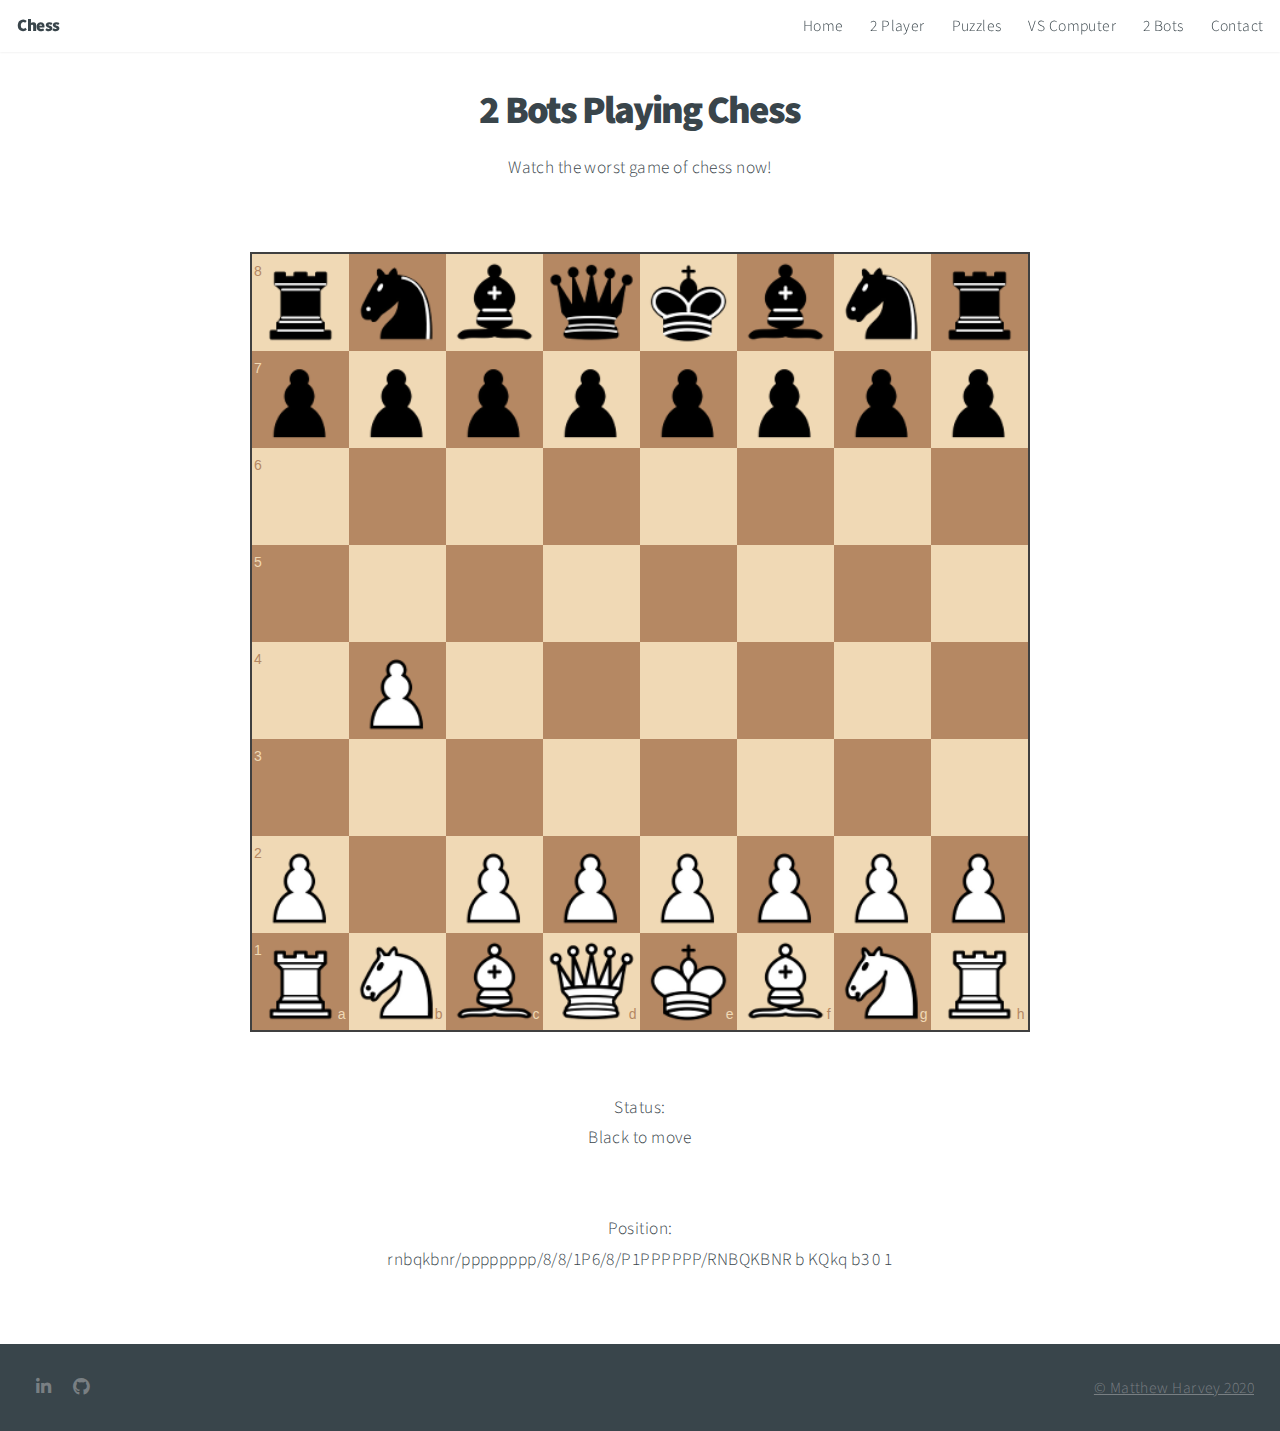
<file: 2bots/index.html>
<!DOCTYPE HTML>
<html lang="en">
	<head>
		<title>Chess</title>
        <link rel="shortcut icon" href="../img/icon.png">
		<meta charset="utf-8">
		<meta http-equiv="X-UA-Compatible" content="IE=edge">
		<meta name="viewport" content="width=device-width, initial-scale=1">
		<link rel="stylesheet" href="../assets/css/main.css" />
		<noscript><link rel="stylesheet" href="../assets/css/noscript.css" /></noscript>
		<meta name="description" content="Chess Project">
		<meta name="author" content="Matthew Harvey">
		<meta name="Keywords" content="Chess Project">
	</head>
	<body class="is-preload">
		<!-- Header -->
			<header id="header">
				<h1>Chess</h1>
				<nav>
					<ul>
						<li><a rel="noopener" href="https://matthew-harvey.github.io/chess">Home</a></li>
						<li><a rel="noopener" href="https://matthew-harvey.github.io/chess/2player">2 Player</a></li>
						<li><a rel="noopener" href="https://matthew-harvey.github.io/chess/puzzle">Puzzles</a></li>
						<li><a rel="noopener" href="https://matthew-harvey.github.io/chess/vscomputer">VS Computer</a></li>
						<li><a rel="noopener" href="https://matthew-harvey.github.io/chess/2bots">2 Bots</a></li>
						<li><a rel="noopener" href="https://matthew-harvey.github.io/chess/contact">Contact</a></li>
					</ul>
				</nav>
			</header>

			<section id="work" class="main style3 primary">
				<div class="content">
					<header>
						<h2>2 Bots Playing Chess</h2>
						<p>Watch the worst game of chess now!</p>
						<br></br>
						<div id="chessboard" style="width: 100%"></div>
						<br></br>
						<label>Status:</label>
						<div id=status></div>
						<br></br>
						<label>Position:</label>
						<div id=fen></div>
					</header>

					<link rel="stylesheet" href="../assets/css/chessboard-1.0.0.min.css">
					<script src="https://code.jquery.com/jquery-1.12.4.min.js"></script>
					<script src="../assets/js/chessboard-1.0.0.min.js"></script>
					<script src="../assets/js/chess.js"></script>

					<script>
						var board = null
						var game = new Chess()
						var $status = $('#status')
						var $fen = $('#fen')
						var $pgn = $('#pgn')

						function makeRandomMove () {
						var possibleMoves = game.moves()

						// exit if the game is over
						if (game.game_over()) return

						var randomIdx = Math.floor(Math.random() * possibleMoves.length)
						game.move(possibleMoves[randomIdx])
						updateStatus()
						board.position(game.fen())

						window.setTimeout(makeRandomMove, 500)
						}

						function updateStatus () {
						var status = ''

						var moveColor = 'White'
						if (game.turn() === 'b') {
							moveColor = 'Black'
						}

						// checkmate?
						if (game.in_checkmate()) {
							status = 'Game over, ' + moveColor + ' is in checkmate.'
						}

						// draw?
						else if (game.in_draw()) {
							status = 'Game over, drawn position'
						}

						// game still on
						else {
							status = moveColor + ' to move'

							// check?
							if (game.in_check()) {
							status += ', ' + moveColor + ' is in check'
							}
						}

						$status.html(status)
						$fen.html(game.fen())
						$pgn.html(game.pgn())
						}

						board = Chessboard('chessboard', 'start')

						window.setTimeout(makeRandomMove, 500)

						updateStatus()

					</script>
				</div>
			</section>
		<!-- Footer -->
			<footer id="footer">
				<!-- Icons -->
					<ul class="icons">
						<li><a rel="noopener" href="https://www.linkedin.com/in/m-harvey/" class="icon brands fa-linkedin-in"><span class="label">LinkedIn</span></a></li>
						<li><a rel="noopener" href="https://github.com/Matthew-Harvey" class="icon brands fa-github"><span class="label">Github</span></a></li>
					</ul>

				<!-- Menu -->
					<ul class="menu">
						<li><a rel="noopener" href="https://matthew-harvey.github.io">&copy; Matthew Harvey 2020</a></li>
					</ul>
			</footer>
		<!-- Scripts -->
			<script src="../assets/js/jquery.min.js"></script>
			<script src="../assets/js/jquery.poptrox.min.js"></script>
			<script src="../assets/js/jquery.scrolly.min.js"></script>
			<script src="../assets/js/jquery.scrollex.min.js"></script>
			<script src="../assets/js/browser.min.js"></script>
			<script src="../assets/js/breakpoints.min.js"></script>
			<script src="../assets/js/util.js"></script>
			<script src="../assets/js/main.js"></script>

	</body>
</html>
</file>
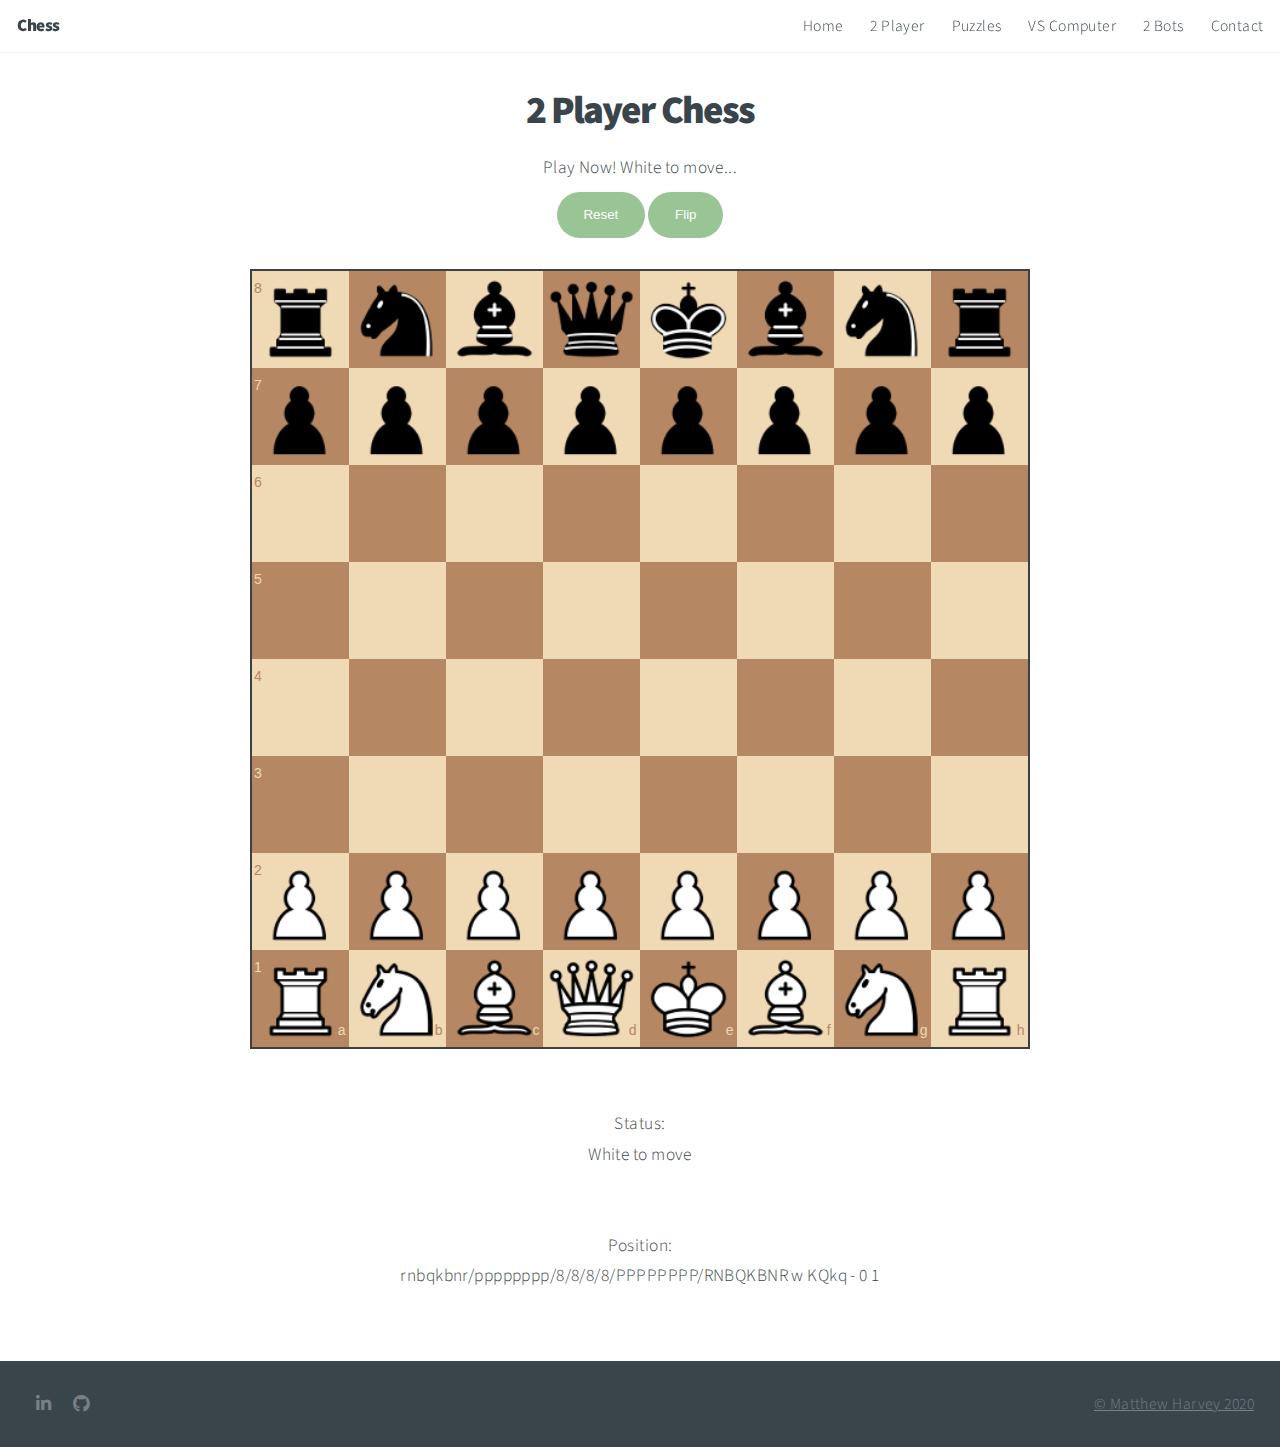
<file: 2player/index.html>
<!DOCTYPE HTML>
<html>
	<head>
		<title>Chess</title>
		<link rel="shortcut icon" href="../img/icon.png">
		<meta charset="utf-8" />
		<meta name="viewport" content="width=device-width, initial-scale=1, user-scalable=no" />
		<link rel="stylesheet" href="../assets/css/main.css" />
		<noscript><link rel="stylesheet" href="../assets/css/noscript.css" /></noscript>
	</head>
	<body class="is-preload">

		<!-- Header -->
			<header id="header">
				<h1>Chess</h1>
				<nav>
					<ul>
						<li><a href="https://matthew-harvey.github.io/chess">Home</a></li>
						<li><a href="https://matthew-harvey.github.io/chess/2player">2 Player</a></li>
						<li><a href="https://matthew-harvey.github.io/chess/puzzle">Puzzles</a></li>
						<li><a href="https://matthew-harvey.github.io/chess/vscomputer">VS Computer</a></li>
						<li><a href="https://matthew-harvey.github.io/chess/2bots">2 Bots</a></li>
						<li><a href="https://matthew-harvey.github.io/chess/contact">Contact</a></li>
					</ul>
				</nav>
			</header>

			<section id="work" class="main style3 primary">
				<div class="content">
					<header>
						<h2>2 Player Chess</h2>
						<p>Play Now! White to move...</p>
						<button id="startPositionBtn">Reset</button>
						<button id="flipOrientationBtn">Flip</button>
						<br></br>
						<div id="chessboard" style="width: 100%"></div>
						<br></br>
						<label>Status:</label>
						<div id=status></div>
						<br></br>
						<label>Position:</label>
						<div id=fen></div>
					</header>

					<link rel="stylesheet" href="../assets/css/chessboard-1.0.0.min.css">
					<script src="https://code.jquery.com/jquery-1.12.4.min.js"></script>
					<script src="../assets/js/chessboard-1.0.0.min.js"></script>
					<script src="../assets/js/chess.js"></script>

					<script>
						var board = null
						var game = new Chess()
						var whiteSquareGrey = '#a9a9a9'
						var blackSquareGrey = '#696969'
						var $status = $('#status')
						var $fen = $('#fen')
						var $pgn = $('#pgn')

						function removeGreySquares () {
						$('#myBoard .square-55d63').css('background', '')
						}

						function greySquare (square) {
						var $square = $('#myBoard .square-' + square)

						var background = whiteSquareGrey
						if ($square.hasClass('black-3c85d')) {
							background = blackSquareGrey
						}

						$square.css('background', background)
						}

						function onDragStart (source, piece) {
						// do not pick up pieces if the game is over
						if (game.game_over()) return false

						// or if it's not that side's turn
						if ((game.turn() === 'w' && piece.search(/^b/) !== -1) ||
							(game.turn() === 'b' && piece.search(/^w/) !== -1)) {
							return false
						}
						}

						function onDrop (source, target) {
						removeGreySquares()

						// see if the move is legal
						var move = game.move({
							from: source,
							to: target,
							promotion: 'q' // NOTE: always promote to a queen for example simplicity
						})

						// illegal move
						if (move === null) return 'snapback'

						updateStatus()
						}

						function onMouseoverSquare (square, piece) {
						// get list of possible moves for this square
						var moves = game.moves({
							square: square,
							verbose: true
						})

						// exit if there are no moves available for this square
						if (moves.length === 0) return

						// highlight the square they moused over
						greySquare(square)

						// highlight the possible squares for this piece
						for (var i = 0; i < moves.length; i++) {
							greySquare(moves[i].to)
						}
						}

						function onMouseoutSquare (square, piece) {
						removeGreySquares()
						}

						function onSnapEnd () {
						board.position(game.fen())
						}

						function updateStatus () {
						var status = ''

						var moveColor = 'White'
						if (game.turn() === 'b') {
							moveColor = 'Black'
						}

						// checkmate?
						if (game.in_checkmate()) {
							status = 'Game over, ' + moveColor + ' is in checkmate.'
						}

						// draw?
						else if (game.in_draw()) {
							status = 'Game over, drawn position'
						}

						// game still on
						else {
							status = moveColor + ' to move'

							// check?
							if (game.in_check()) {
							status += ', ' + moveColor + ' is in check'
							}
						}

						$status.html(status)
						$fen.html(game.fen())
						$pgn.html(game.pgn())
						}

						var config = {
						draggable: true,
						position: 'start',
						onDragStart: onDragStart,
						onDrop: onDrop,
						onMouseoutSquare: onMouseoutSquare,
						onMouseoverSquare: onMouseoverSquare,
						onSnapEnd: onSnapEnd
						}
						board = Chessboard('chessboard', config)

						updateStatus()
						
						$('#startPositionBtn').on('click', board.start)

						$('#flipOrientationBtn').on('click', board.flip)

					</script>
				</div>
			</section>

		<!-- Footer -->
			<footer id="footer">

				<!-- Icons -->
					<ul class="icons">
						<li><a href="https://www.linkedin.com/in/m-harvey/" class="icon brands fa-linkedin-in"><span class="label">LinkedIn</span></a></li>
						<li><a href="https://github.com/Matthew-Harvey" class="icon brands fa-github"><span class="label">Github</span></a></li>
					</ul>

				<!-- Menu -->
					<ul class="menu">
						<li><a href="https://matthew-harvey.github.io">&copy; Matthew Harvey 2020</a></li>
					</ul>

			</footer>

		<!-- Scripts -->
			<script src="../assets/js/jquery.min.js"></script>
			<script src="../assets/js/jquery.poptrox.min.js"></script>
			<script src="../assets/js/jquery.scrolly.min.js"></script>
			<script src="../assets/js/jquery.scrollex.min.js"></script>
			<script src="../assets/js/browser.min.js"></script>
			<script src="../assets/js/breakpoints.min.js"></script>
			<script src="../assets/js/util.js"></script>
			<script src="../assets/js/main.js"></script>

	</body>
</html>
</file>
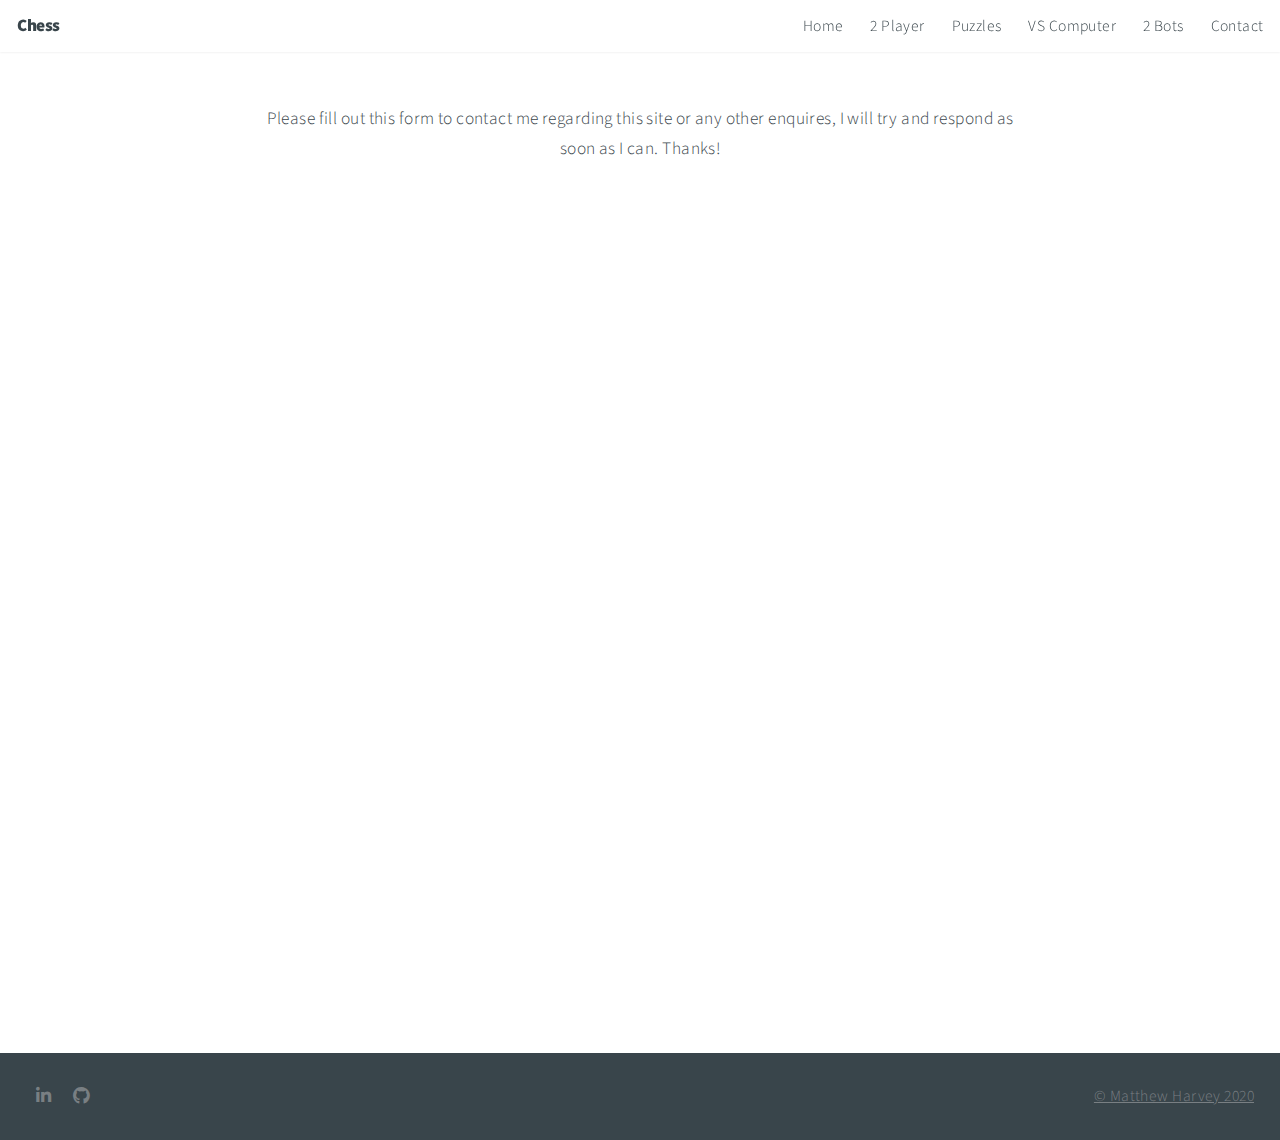
<file: contact/index.html>
<!DOCTYPE HTML>
<html lang="en">
	<head>
		<title>Chess</title>
        <link rel="shortcut icon" href="../img/icon.png">
		<meta charset="utf-8">
		<meta http-equiv="X-UA-Compatible" content="IE=edge">
		<meta name="viewport" content="width=device-width, initial-scale=1">
		<link rel="stylesheet" href="../assets/css/main.css" />
		<noscript><link rel="stylesheet" href="../assets/css/noscript.css" /></noscript>
		<meta name="description" content="Chess Project">
		<meta name="author" content="Matthew Harvey">
		<meta name="Keywords" content="Chess Project">
	</head>
	<body class="is-preload">

		<!-- Header -->
			<header id="header">
				<h1>Chess</h1>
				<nav>
					<ul>
						<li><a rel="noopener" href="https://matthew-harvey.github.io/chess">Home</a></li>
						<li><a rel="noopener" href="https://matthew-harvey.github.io/chess/2player">2 Player</a></li>
						<li><a rel="noopener" href="https://matthew-harvey.github.io/chess/puzzle">Puzzles</a></li>
						<li><a rel="noopener" href="https://matthew-harvey.github.io/chess/vscomputer">VS Computer</a></li>
						<li><a rel="noopener" href="https://matthew-harvey.github.io/chess/2bots">2 Bots</a></li>
						<li><a rel="noopener" href="https://matthew-harvey.github.io/chess/contact">Contact</a></li>
					</ul>
				</nav>
			</header>

			<section id="work" class="main style3 primary">
				<div class="content">
					<header>
						<p>Please fill out this form to contact me regarding this site or any other enquires, I will try and respond as soon as I can. Thanks!</p>
						<iframe src="https://docs.google.com/forms/d/e/1FAIpQLScok3f_AasoRPp0M20oJceSqfFeNun6MxO39I6ytB71EIImCg/viewform?embedded=true" width="100%" height="800" frameborder="0" marginheight="0" marginwidth="0">Loading…</iframe>
					</header>
				</div>
			</section>
		<!-- Footer -->
			<footer id="footer">
				<!-- Icons -->
					<ul class="icons">
						<li><a rel="noopener" href="https://www.linkedin.com/in/m-harvey/" class="icon brands fa-linkedin-in"><span class="label">LinkedIn</span></a></li>
						<li><a rel="noopener" href="https://github.com/Matthew-Harvey" class="icon brands fa-github"><span class="label">Github</span></a></li>
					</ul>

				<!-- Menu -->
					<ul class="menu">
						<li><a rel="noopener" href="https://matthew-harvey.github.io">&copy; Matthew Harvey 2020</a></li>
					</ul>

			</footer>
		<!-- Scripts -->
			<script src="../assets/js/jquery.min.js"></script>
			<script src="../assets/js/jquery.poptrox.min.js"></script>
			<script src="../assets/js/jquery.scrolly.min.js"></script>
			<script src="../assets/js/jquery.scrollex.min.js"></script>
			<script src="../assets/js/browser.min.js"></script>
			<script src="../assets/js/breakpoints.min.js"></script>
			<script src="../assets/js/util.js"></script>
			<script src="../assets/js/main.js"></script>

	</body>
</html>
</file>
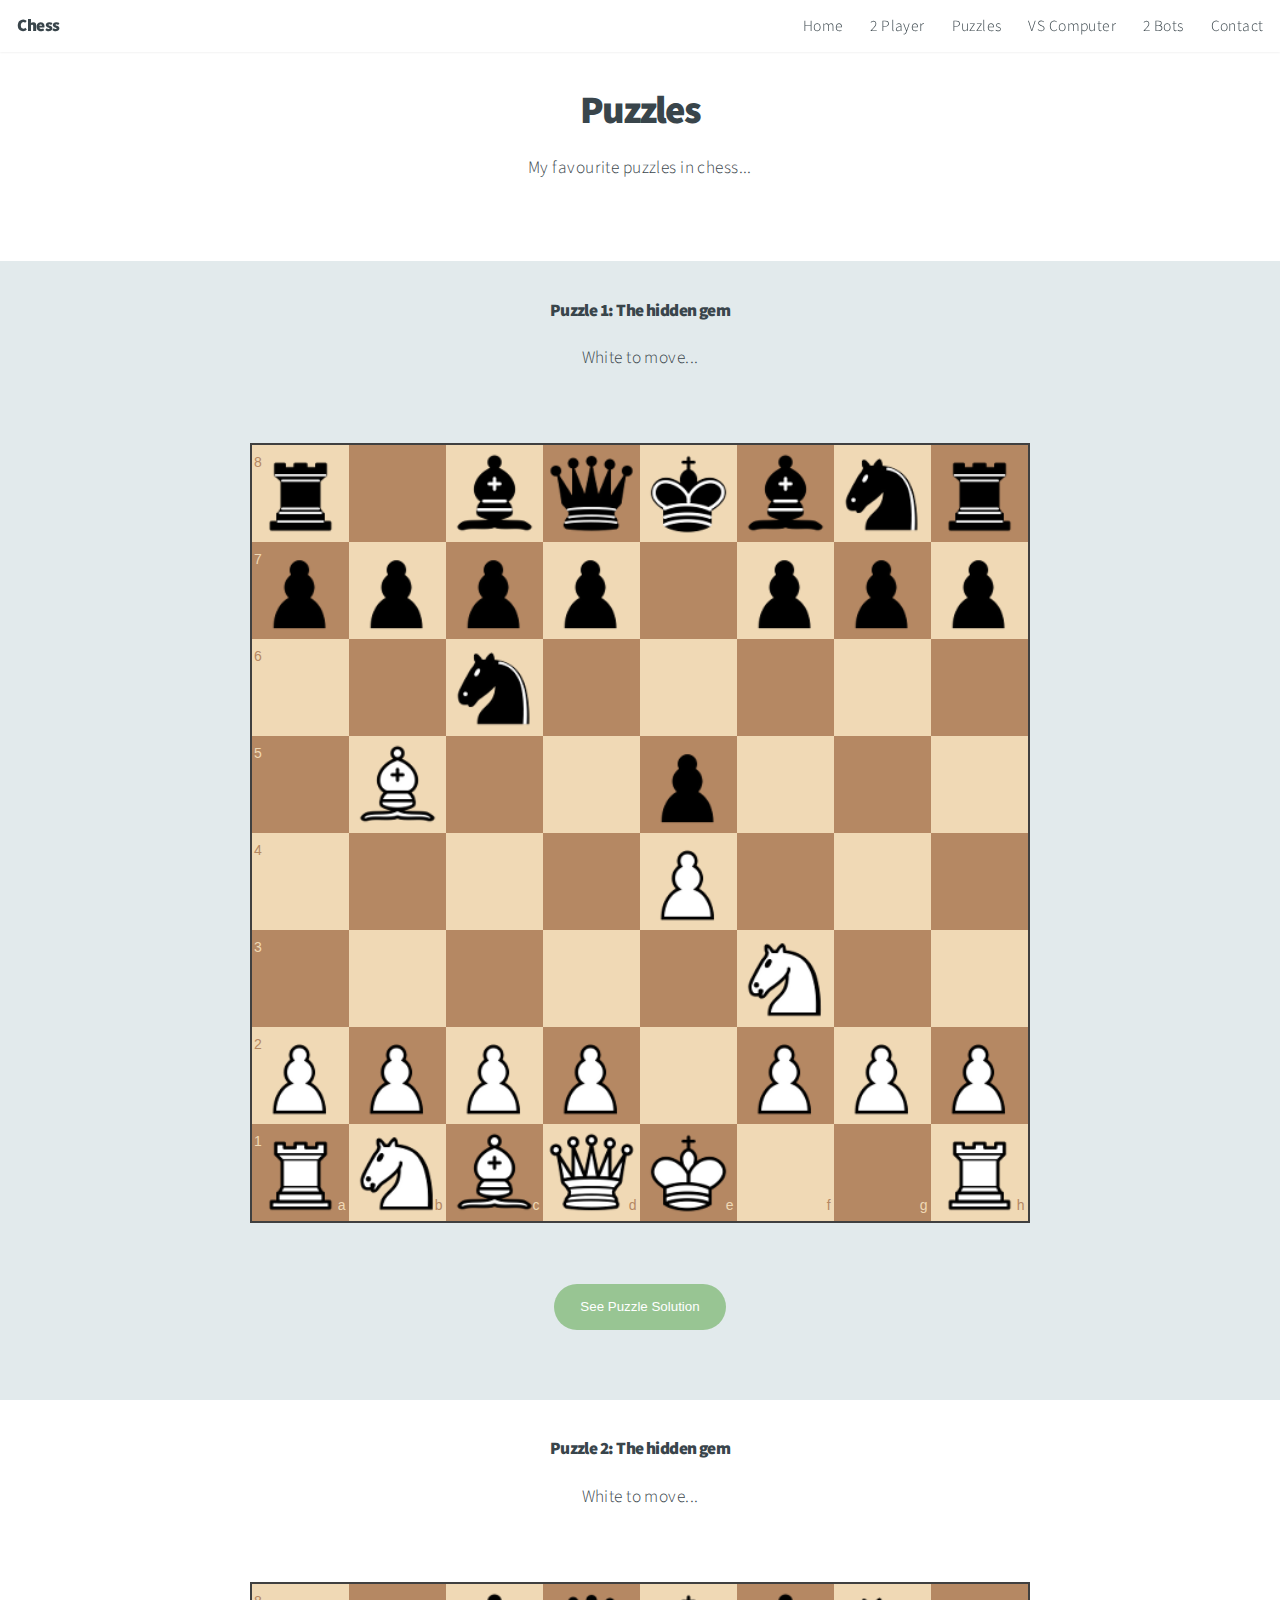
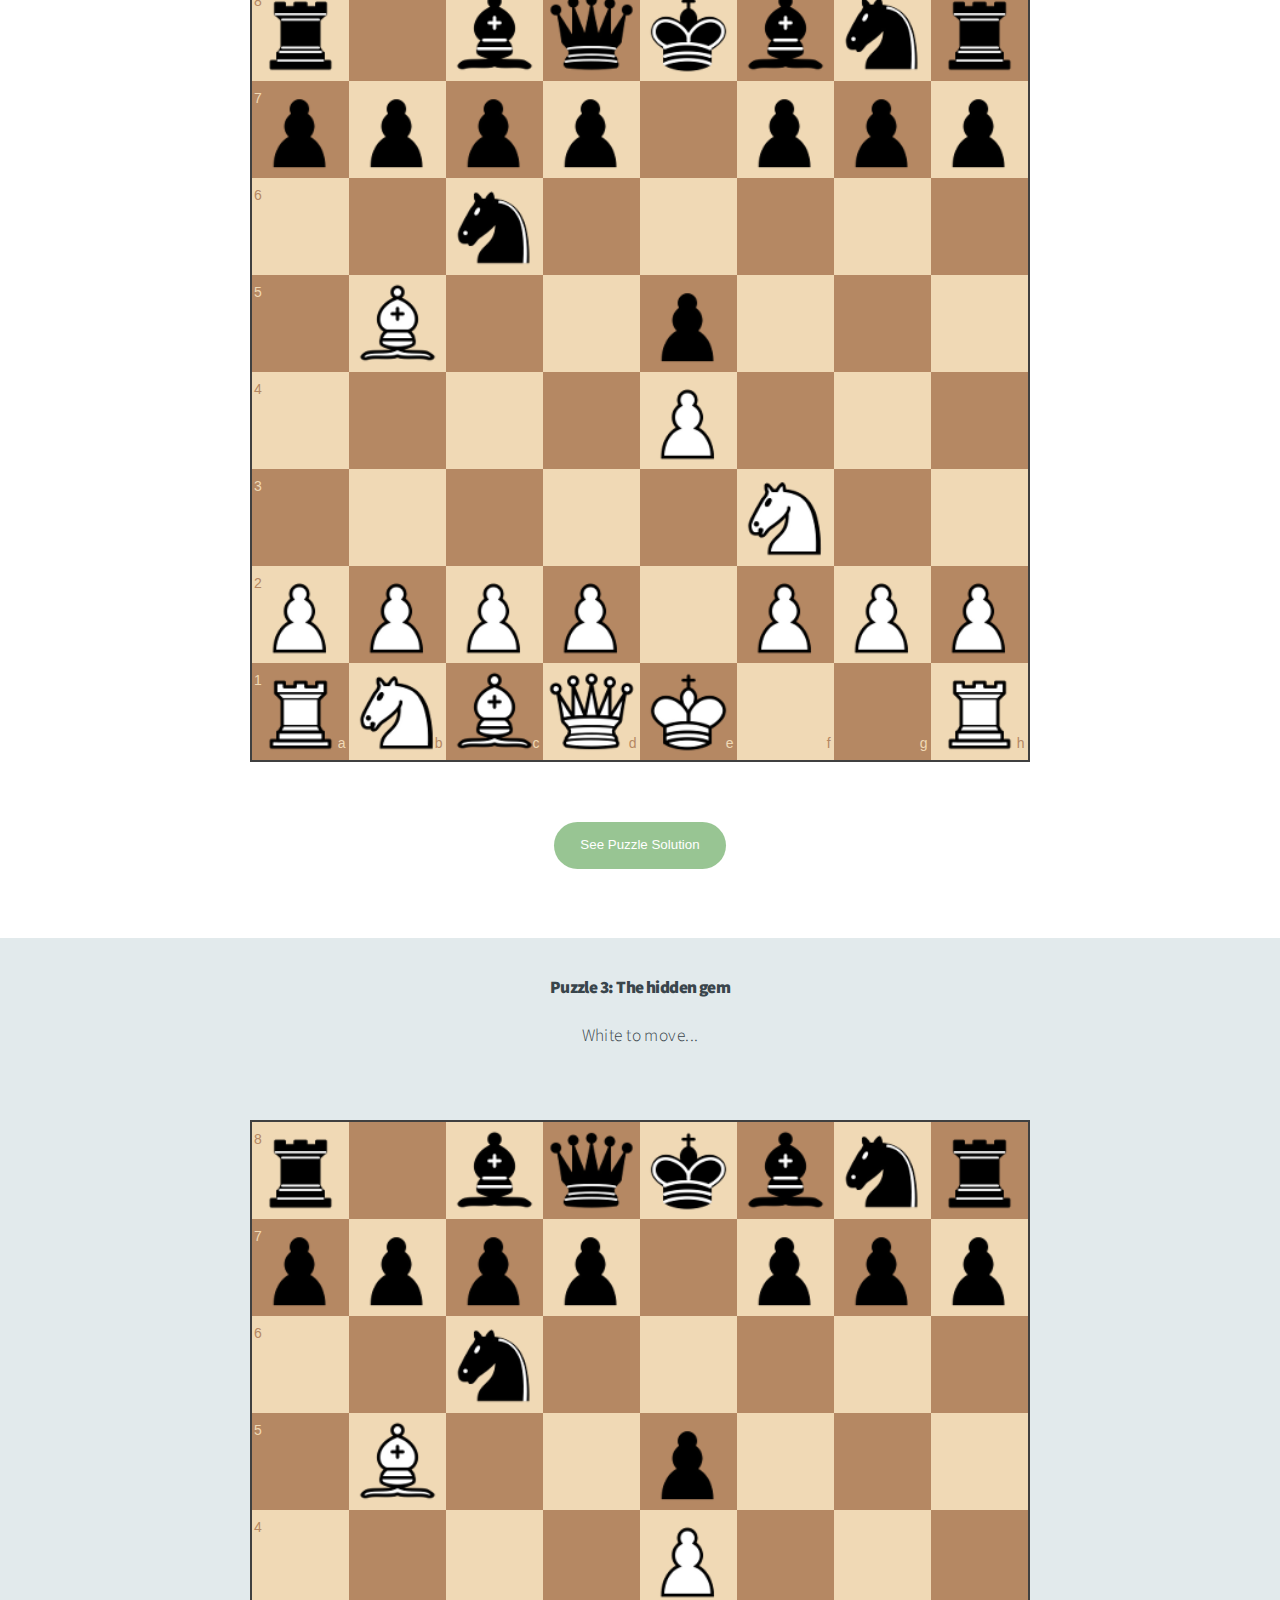
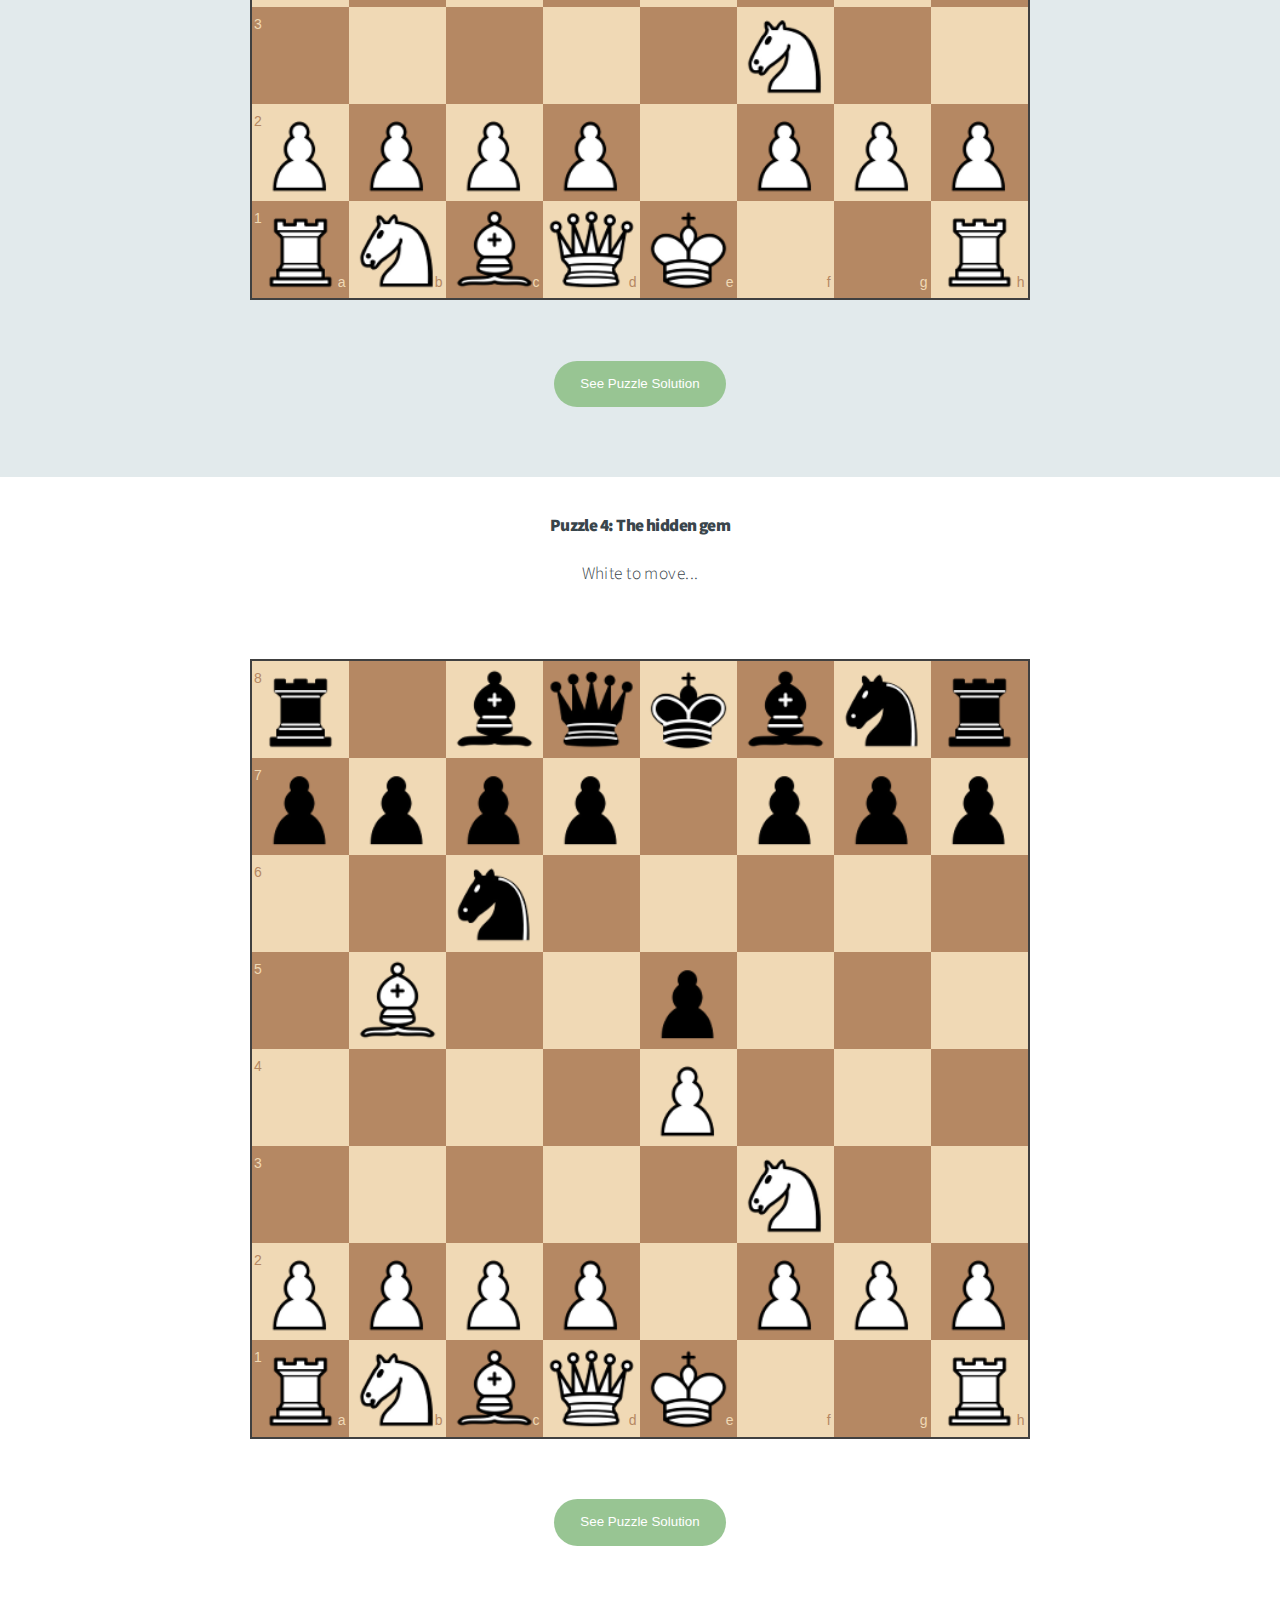
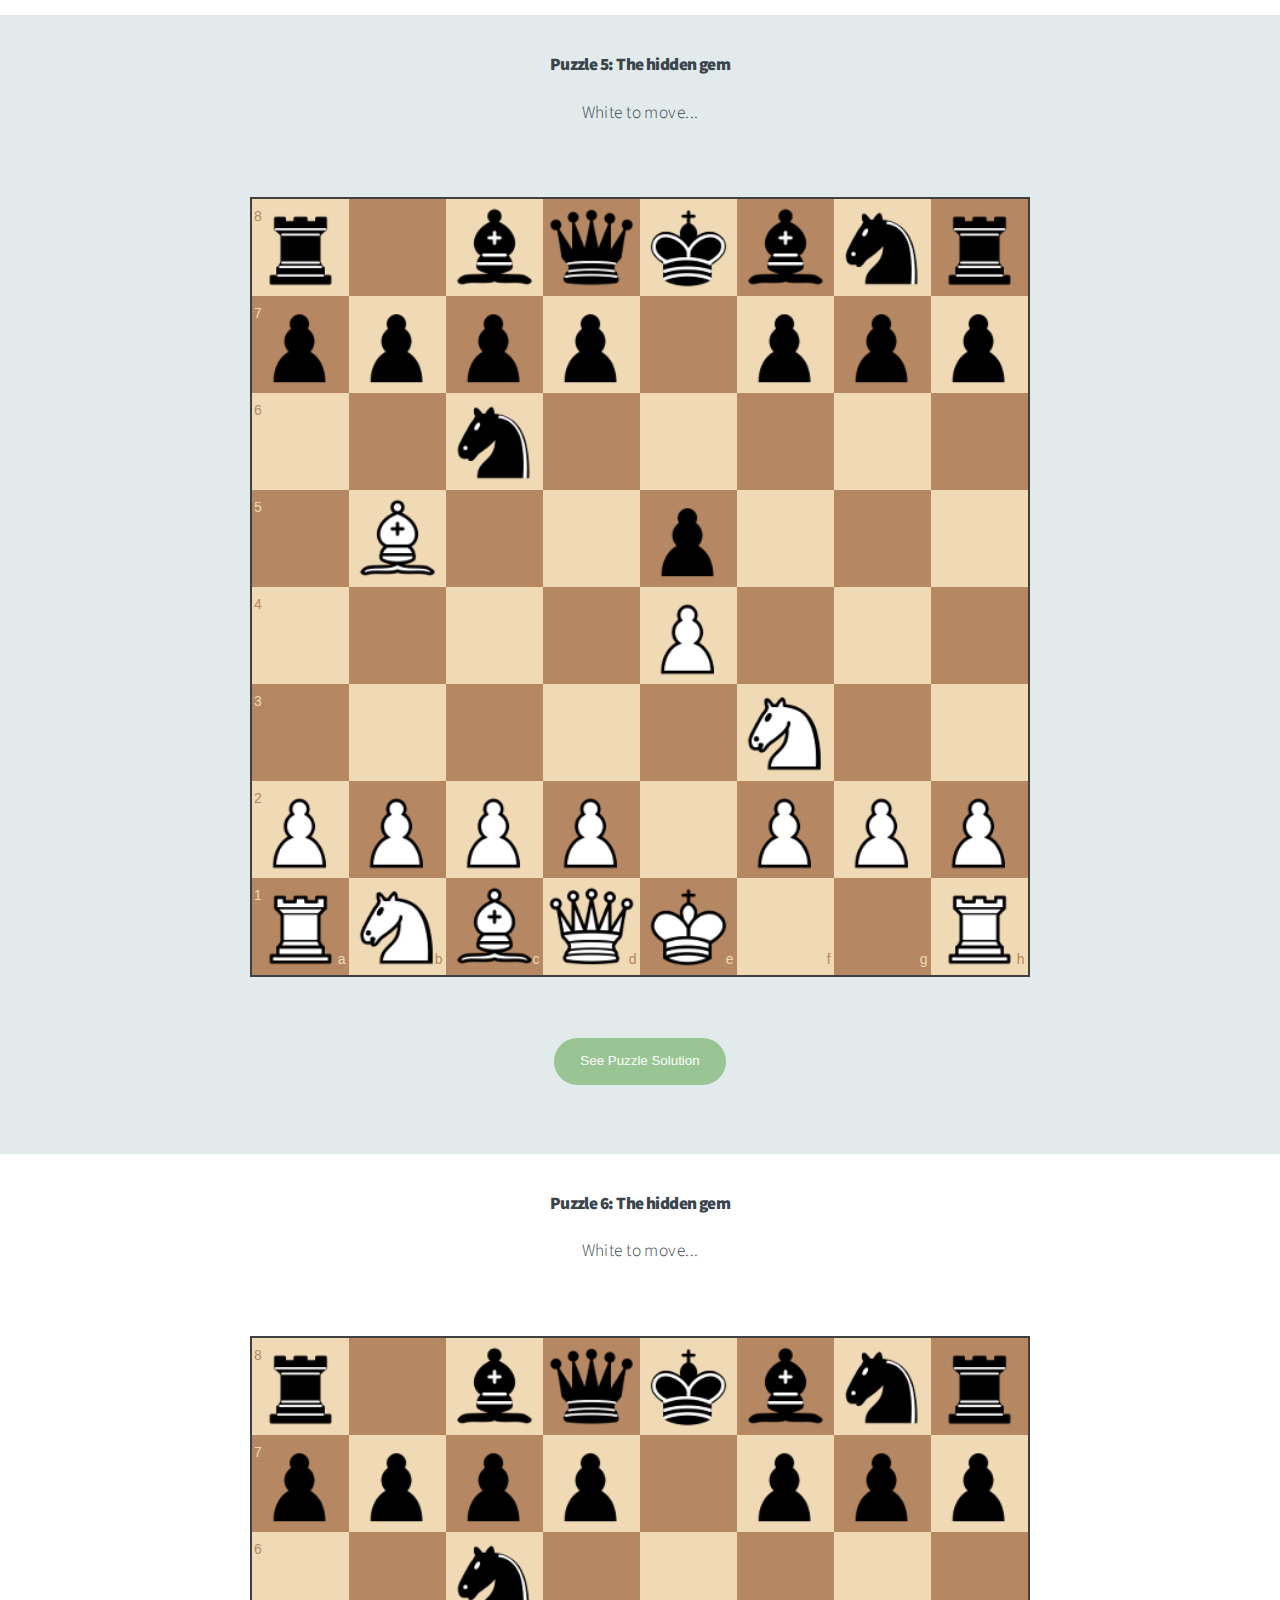
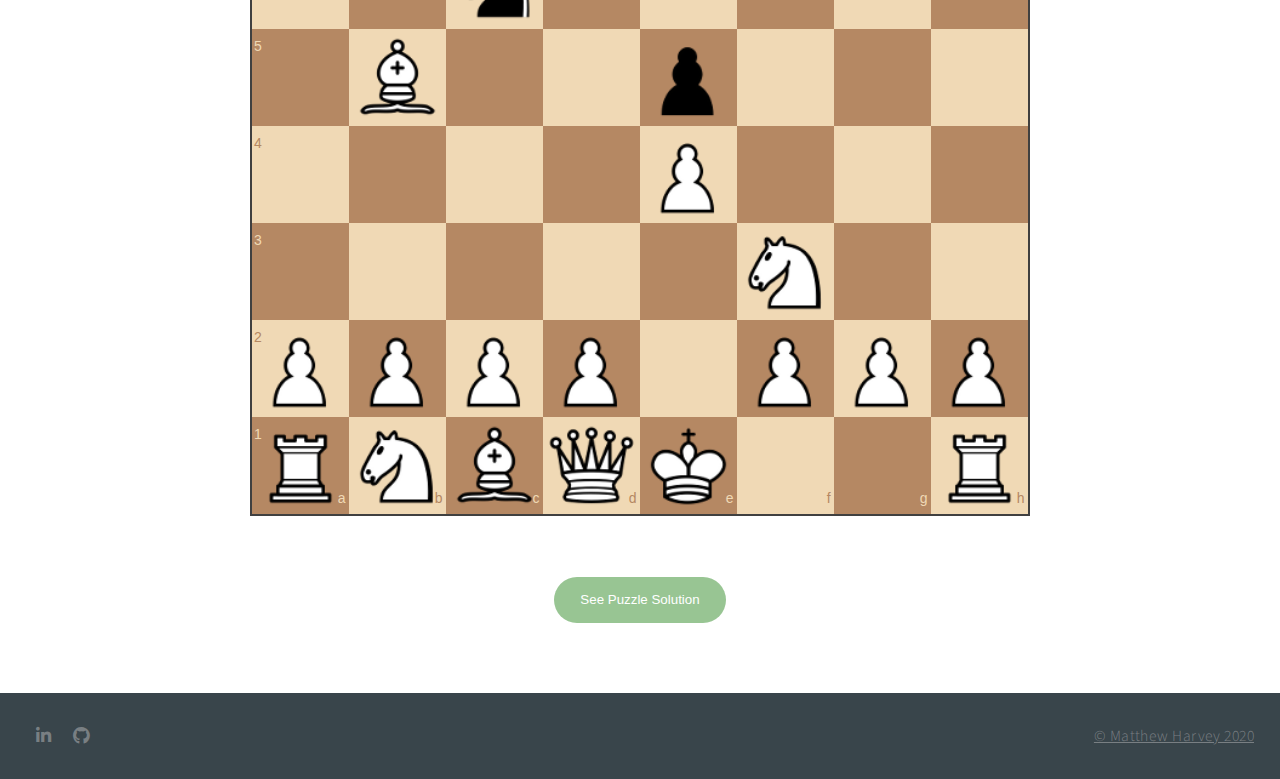
<file: puzzle/index.html>
<!DOCTYPE HTML>
<html lang="en">
	<head>
		<title>Chess</title>
        <link rel="shortcut icon" href="../img/icon.png">
		<meta charset="utf-8">
		<meta http-equiv="X-UA-Compatible" content="IE=edge">
		<meta name="viewport" content="width=device-width, initial-scale=1">
		<link rel="stylesheet" href="../assets/css/main.css" />
		<noscript><link rel="stylesheet" href="../assets/css/noscript.css" /></noscript>
		<meta name="description" content="Chess Project">
		<meta name="author" content="Matthew Harvey">
		<meta name="Keywords" content="Chess Project">
	</head>
	<body class="is-preload">

		<!-- Header -->
			<header id="header">
				<h1>Chess</h1>
				<nav>
					<ul>
						<li><a rel="noopener" href="https://matthew-harvey.github.io/chess">Home</a></li>
						<li><a rel="noopener" href="https://matthew-harvey.github.io/chess/2player">2 Player</a></li>
						<li><a rel="noopener" href="https://matthew-harvey.github.io/chess/puzzle">Puzzles</a></li>
						<li><a rel="noopener" href="https://matthew-harvey.github.io/chess/vscomputer">VS Computer</a></li>
						<li><a rel="noopener" href="https://matthew-harvey.github.io/chess/2bots">2 Bots</a></li>
						<li><a rel="noopener" href="https://matthew-harvey.github.io/chess/contact">Contact</a></li>
					</ul>
				</nav>
			</header>

			<section id="work" class="main style3 primary">
				<div class="content">
					<header>
						<h2>Puzzles</h2>
						<p>My favourite puzzles in chess...</p>
					</header>
			</section>

			<section id="one" class="main style3 primary">
				<div class="content">
					<header>
						<h1>Puzzle 1: The hidden gem</h1>
						<p>White to move...</p>
						<br></br>
						<div id="chessboard" style="width: 100%"></div>
						<br></br>
						<form action="https://matthew-harvey.github.io/chess/puzzle/puzzle1_solution">
							<button type="submit">See Puzzle Solution</button>
						</form>
					</header>

					<link rel="stylesheet" href="../assets/css/chessboard-1.0.0.min.css">
					<script src="https://code.jquery.com/jquery-1.12.4.min.js"></script>
					<script src="../assets/js/chessboard-1.0.0.min.js"></script>
					<script src="../assets/js/chess.js"></script>

					<script>
						var board = null
						var game = new Chess()
						var $status = $('#status')
						var $fen = $('#fen')
						var $pgn = $('#pgn')

						function onDragStart (source, piece, position, orientation) {
						// do not pick up pieces if the game is over
						if (game.game_over()) return false

						// only pick up pieces for the side to move
						if ((game.turn() === 'w' && piece.search(/^b/) !== -1) ||
							(game.turn() === 'b' && piece.search(/^w/) !== -1)) {
							return false
						}
						}

						function onDrop (source, target) {
						// see if the move is legal
						var move = game.move({
							from: source,
							to: target,
							promotion: 'q' // NOTE: always promote to a queen for example simplicity
						})

						// illegal move
						if (move === null) return 'snapback'

						updateStatus()
						}

						// update the board position after the piece snap
						// for castling, en passant, pawn promotion
						function onSnapEnd () {
						board.position(game.fen())
						}

						function updateStatus () {
						var status = ''

						var moveColor = 'White'
						if (game.turn() === 'b') {
							moveColor = 'Black'
						}

						// checkmate?
						if (game.in_checkmate()) {
							status = 'Game over, ' + moveColor + ' is in checkmate.'
						}

						// draw?
						else if (game.in_draw()) {
							status = 'Game over, drawn position'
						}

						// game still on
						else {
							status = moveColor + ' to move'

							// check?
							if (game.in_check()) {
							status += ', ' + moveColor + ' is in check'
							}
						}

						$status.html(status)
						$fen.html(game.fen())
						$pgn.html(game.pgn())
						}

						var config = {
						position: 'r1bqkbnr/pppp1ppp/2n5/1B2p3/4P3/5N2/PPPP1PPP/RNBQK2R',
						}
						board = Chessboard('chessboard', config)

						updateStatus()
						
					</script>
				</div>
			</section>

			<section id="work" class="main style3 primary">
				<div class="content">
					<header>
						<h1>Puzzle 2: The hidden gem</h1>
						<p>White to move...</p>
						<br></br>
						<div id="chessboard2" style="width: 100%"></div>
						<br></br>
						<form action="https://matthew-harvey.github.io/chess/puzzle/puzzle1_solution">
							<button type="submit">See Puzzle Solution</button>
						</form>
					</header>

					<link rel="stylesheet" href="../assets/css/chessboard-1.0.0.min.css">
					<script src="https://code.jquery.com/jquery-1.12.4.min.js"></script>
					<script src="../assets/js/chessboard-1.0.0.min.js"></script>
					<script src="../assets/js/chess.js"></script>

					<script>
						var board = null
						var game = new Chess()
						var $status = $('#status')
						var $fen = $('#fen')
						var $pgn = $('#pgn')

						function onDragStart (source, piece, position, orientation) {
						// do not pick up pieces if the game is over
						if (game.game_over()) return false

						// only pick up pieces for the side to move
						if ((game.turn() === 'w' && piece.search(/^b/) !== -1) ||
							(game.turn() === 'b' && piece.search(/^w/) !== -1)) {
							return false
						}
						}

						function onDrop (source, target) {
						// see if the move is legal
						var move = game.move({
							from: source,
							to: target,
							promotion: 'q' // NOTE: always promote to a queen for example simplicity
						})

						// illegal move
						if (move === null) return 'snapback'

						updateStatus()
						}

						// update the board position after the piece snap
						// for castling, en passant, pawn promotion
						function onSnapEnd () {
						board.position(game.fen())
						}

						function updateStatus () {
						var status = ''

						var moveColor = 'White'
						if (game.turn() === 'b') {
							moveColor = 'Black'
						}

						// checkmate?
						if (game.in_checkmate()) {
							status = 'Game over, ' + moveColor + ' is in checkmate.'
						}

						// draw?
						else if (game.in_draw()) {
							status = 'Game over, drawn position'
						}

						// game still on
						else {
							status = moveColor + ' to move'

							// check?
							if (game.in_check()) {
							status += ', ' + moveColor + ' is in check'
							}
						}

						$status.html(status)
						$fen.html(game.fen())
						$pgn.html(game.pgn())
						}

						var config = {
						position: 'r1bqkbnr/pppp1ppp/2n5/1B2p3/4P3/5N2/PPPP1PPP/RNBQK2R',
						}
						board = Chessboard('chessboard2', config)

						updateStatus()
						
					</script>
				</div>
			</section>

			<section id="one" class="main style3 primary">
				<div class="content">
					<header>
						<h1>Puzzle 3: The hidden gem</h1>
						<p>White to move...</p>
						<br></br>
						<div id="chessboard3" style="width: 100%"></div>
						<br></br>
						<form action="https://matthew-harvey.github.io/chess/puzzle/puzzle1_solution">
							<button type="submit">See Puzzle Solution</button>
						</form>
					</header>

					<link rel="stylesheet" href="../assets/css/chessboard-1.0.0.min.css">
					<script src="https://code.jquery.com/jquery-1.12.4.min.js"></script>
					<script src="../assets/js/chessboard-1.0.0.min.js"></script>
					<script src="../assets/js/chess.js"></script>

					<script>
						var board = null
						var game = new Chess()
						var $status = $('#status')
						var $fen = $('#fen')
						var $pgn = $('#pgn')

						function onDragStart (source, piece, position, orientation) {
						// do not pick up pieces if the game is over
						if (game.game_over()) return false

						// only pick up pieces for the side to move
						if ((game.turn() === 'w' && piece.search(/^b/) !== -1) ||
							(game.turn() === 'b' && piece.search(/^w/) !== -1)) {
							return false
						}
						}

						function onDrop (source, target) {
						// see if the move is legal
						var move = game.move({
							from: source,
							to: target,
							promotion: 'q' // NOTE: always promote to a queen for example simplicity
						})

						// illegal move
						if (move === null) return 'snapback'

						updateStatus()
						}

						// update the board position after the piece snap
						// for castling, en passant, pawn promotion
						function onSnapEnd () {
						board.position(game.fen())
						}

						function updateStatus () {
						var status = ''

						var moveColor = 'White'
						if (game.turn() === 'b') {
							moveColor = 'Black'
						}

						// checkmate?
						if (game.in_checkmate()) {
							status = 'Game over, ' + moveColor + ' is in checkmate.'
						}

						// draw?
						else if (game.in_draw()) {
							status = 'Game over, drawn position'
						}

						// game still on
						else {
							status = moveColor + ' to move'

							// check?
							if (game.in_check()) {
							status += ', ' + moveColor + ' is in check'
							}
						}

						$status.html(status)
						$fen.html(game.fen())
						$pgn.html(game.pgn())
						}

						var config = {
						position: 'r1bqkbnr/pppp1ppp/2n5/1B2p3/4P3/5N2/PPPP1PPP/RNBQK2R',
						}
						board = Chessboard('chessboard3', config)

						updateStatus()
						
					</script>
				</div>
			</section>

			<section id="work" class="main style3 primary">
				<div class="content">
					<header>
						<h1>Puzzle 4: The hidden gem</h1>
						<p>White to move...</p>
						<br></br>
						<div id="chessboard4" style="width: 100%"></div>
						<br></br>
						<form action="https://matthew-harvey.github.io/chess/puzzle/puzzle1_solution">
							<button type="submit">See Puzzle Solution</button>
						</form>
					</header>

					<link rel="stylesheet" href="../assets/css/chessboard-1.0.0.min.css">
					<script src="https://code.jquery.com/jquery-1.12.4.min.js"></script>
					<script src="../assets/js/chessboard-1.0.0.min.js"></script>
					<script src="../assets/js/chess.js"></script>

					<script>
						var board = null
						var game = new Chess()
						var $status = $('#status')
						var $fen = $('#fen')
						var $pgn = $('#pgn')

						function onDragStart (source, piece, position, orientation) {
						// do not pick up pieces if the game is over
						if (game.game_over()) return false

						// only pick up pieces for the side to move
						if ((game.turn() === 'w' && piece.search(/^b/) !== -1) ||
							(game.turn() === 'b' && piece.search(/^w/) !== -1)) {
							return false
						}
						}

						function onDrop (source, target) {
						// see if the move is legal
						var move = game.move({
							from: source,
							to: target,
							promotion: 'q' // NOTE: always promote to a queen for example simplicity
						})

						// illegal move
						if (move === null) return 'snapback'

						updateStatus()
						}

						// update the board position after the piece snap
						// for castling, en passant, pawn promotion
						function onSnapEnd () {
						board.position(game.fen())
						}

						function updateStatus () {
						var status = ''

						var moveColor = 'White'
						if (game.turn() === 'b') {
							moveColor = 'Black'
						}

						// checkmate?
						if (game.in_checkmate()) {
							status = 'Game over, ' + moveColor + ' is in checkmate.'
						}

						// draw?
						else if (game.in_draw()) {
							status = 'Game over, drawn position'
						}

						// game still on
						else {
							status = moveColor + ' to move'

							// check?
							if (game.in_check()) {
							status += ', ' + moveColor + ' is in check'
							}
						}

						$status.html(status)
						$fen.html(game.fen())
						$pgn.html(game.pgn())
						}

						var config = {
						position: 'r1bqkbnr/pppp1ppp/2n5/1B2p3/4P3/5N2/PPPP1PPP/RNBQK2R',
						}
						board = Chessboard('chessboard4', config)

						updateStatus()
						
					</script>
				</div>
			</section>

			<section id="one" class="main style3 primary">
				<div class="content">
					<header>
						<h1>Puzzle 5: The hidden gem</h1>
						<p>White to move...</p>
						<br></br>
						<div id="chessboard5" style="width: 100%"></div>
						<br></br>
						<form action="https://matthew-harvey.github.io/chess/puzzle/puzzle1_solution">
							<button type="submit">See Puzzle Solution</button>
						</form>
					</header>

					<link rel="stylesheet" href="../assets/css/chessboard-1.0.0.min.css">
					<script src="https://code.jquery.com/jquery-1.12.4.min.js"></script>
					<script src="../assets/js/chessboard-1.0.0.min.js"></script>
					<script src="../assets/js/chess.js"></script>

					<script>
						var board = null
						var game = new Chess()
						var $status = $('#status')
						var $fen = $('#fen')
						var $pgn = $('#pgn')

						function onDragStart (source, piece, position, orientation) {
						// do not pick up pieces if the game is over
						if (game.game_over()) return false

						// only pick up pieces for the side to move
						if ((game.turn() === 'w' && piece.search(/^b/) !== -1) ||
							(game.turn() === 'b' && piece.search(/^w/) !== -1)) {
							return false
						}
						}

						function onDrop (source, target) {
						// see if the move is legal
						var move = game.move({
							from: source,
							to: target,
							promotion: 'q' // NOTE: always promote to a queen for example simplicity
						})

						// illegal move
						if (move === null) return 'snapback'

						updateStatus()
						}

						// update the board position after the piece snap
						// for castling, en passant, pawn promotion
						function onSnapEnd () {
						board.position(game.fen())
						}

						function updateStatus () {
						var status = ''

						var moveColor = 'White'
						if (game.turn() === 'b') {
							moveColor = 'Black'
						}

						// checkmate?
						if (game.in_checkmate()) {
							status = 'Game over, ' + moveColor + ' is in checkmate.'
						}

						// draw?
						else if (game.in_draw()) {
							status = 'Game over, drawn position'
						}

						// game still on
						else {
							status = moveColor + ' to move'

							// check?
							if (game.in_check()) {
							status += ', ' + moveColor + ' is in check'
							}
						}

						$status.html(status)
						$fen.html(game.fen())
						$pgn.html(game.pgn())
						}

						var config = {
						position: 'r1bqkbnr/pppp1ppp/2n5/1B2p3/4P3/5N2/PPPP1PPP/RNBQK2R',
						}
						board = Chessboard('chessboard5', config)

						updateStatus()
						
					</script>
				</div>
			</section>

			<section id="work" class="main style3 primary">
				<div class="content">
					<header>
						<h1>Puzzle 6: The hidden gem</h1>
						<p>White to move...</p>
						<br></br>
						<div id="chessboard6" style="width: 100%"></div>
						<br></br>
						<form action="https://matthew-harvey.github.io/chess/puzzle/puzzle1_solution">
							<button type="submit">See Puzzle Solution</button>
						</form>
					</header>

					<link rel="stylesheet" href="../assets/css/chessboard-1.0.0.min.css">
					<script src="https://code.jquery.com/jquery-1.12.4.min.js"></script>
					<script src="../assets/js/chessboard-1.0.0.min.js"></script>
					<script src="../assets/js/chess.js"></script>

					<script>
						var board = null
						var game = new Chess()
						var $status = $('#status')
						var $fen = $('#fen')
						var $pgn = $('#pgn')

						function onDragStart (source, piece, position, orientation) {
						// do not pick up pieces if the game is over
						if (game.game_over()) return false

						// only pick up pieces for the side to move
						if ((game.turn() === 'w' && piece.search(/^b/) !== -1) ||
							(game.turn() === 'b' && piece.search(/^w/) !== -1)) {
							return false
						}
						}

						function onDrop (source, target) {
						// see if the move is legal
						var move = game.move({
							from: source,
							to: target,
							promotion: 'q' // NOTE: always promote to a queen for example simplicity
						})

						// illegal move
						if (move === null) return 'snapback'

						updateStatus()
						}

						// update the board position after the piece snap
						// for castling, en passant, pawn promotion
						function onSnapEnd () {
						board.position(game.fen())
						}

						function updateStatus () {
						var status = ''

						var moveColor = 'White'
						if (game.turn() === 'b') {
							moveColor = 'Black'
						}

						// checkmate?
						if (game.in_checkmate()) {
							status = 'Game over, ' + moveColor + ' is in checkmate.'
						}

						// draw?
						else if (game.in_draw()) {
							status = 'Game over, drawn position'
						}

						// game still on
						else {
							status = moveColor + ' to move'

							// check?
							if (game.in_check()) {
							status += ', ' + moveColor + ' is in check'
							}
						}

						$status.html(status)
						$fen.html(game.fen())
						$pgn.html(game.pgn())
						}

						var config = {
						position: 'r1bqkbnr/pppp1ppp/2n5/1B2p3/4P3/5N2/PPPP1PPP/RNBQK2R',
						}
						board = Chessboard('chessboard6', config)

						updateStatus()
						
					</script>
				</div>
			</section>

		<!-- Footer -->
			<footer id="footer">

				<!-- Icons -->
					<ul class="icons">
						<li><a rel="noopener" href="https://www.linkedin.com/in/m-harvey/" class="icon brands fa-linkedin-in"><span class="label">LinkedIn</span></a></li>
						<li><a rel="noopener" href="https://github.com/Matthew-Harvey" class="icon brands fa-github"><span class="label">Github</span></a></li>
					</ul>

				<!-- Menu -->
					<ul class="menu">
						<li><a rel="noopener" href="https://matthew-harvey.github.io">&copy; Matthew Harvey 2020</a></li>
					</ul>

			</footer>

		<!-- Scripts -->
			<script src="../assets/js/jquery.min.js"></script>
			<script src="../assets/js/jquery.poptrox.min.js"></script>
			<script src="../assets/js/jquery.scrolly.min.js"></script>
			<script src="../assets/js/jquery.scrollex.min.js"></script>
			<script src="../assets/js/browser.min.js"></script>
			<script src="../assets/js/breakpoints.min.js"></script>
			<script src="../assets/js/util.js"></script>
			<script src="../assets/js/main.js"></script>

	</body>
</html>
</file>
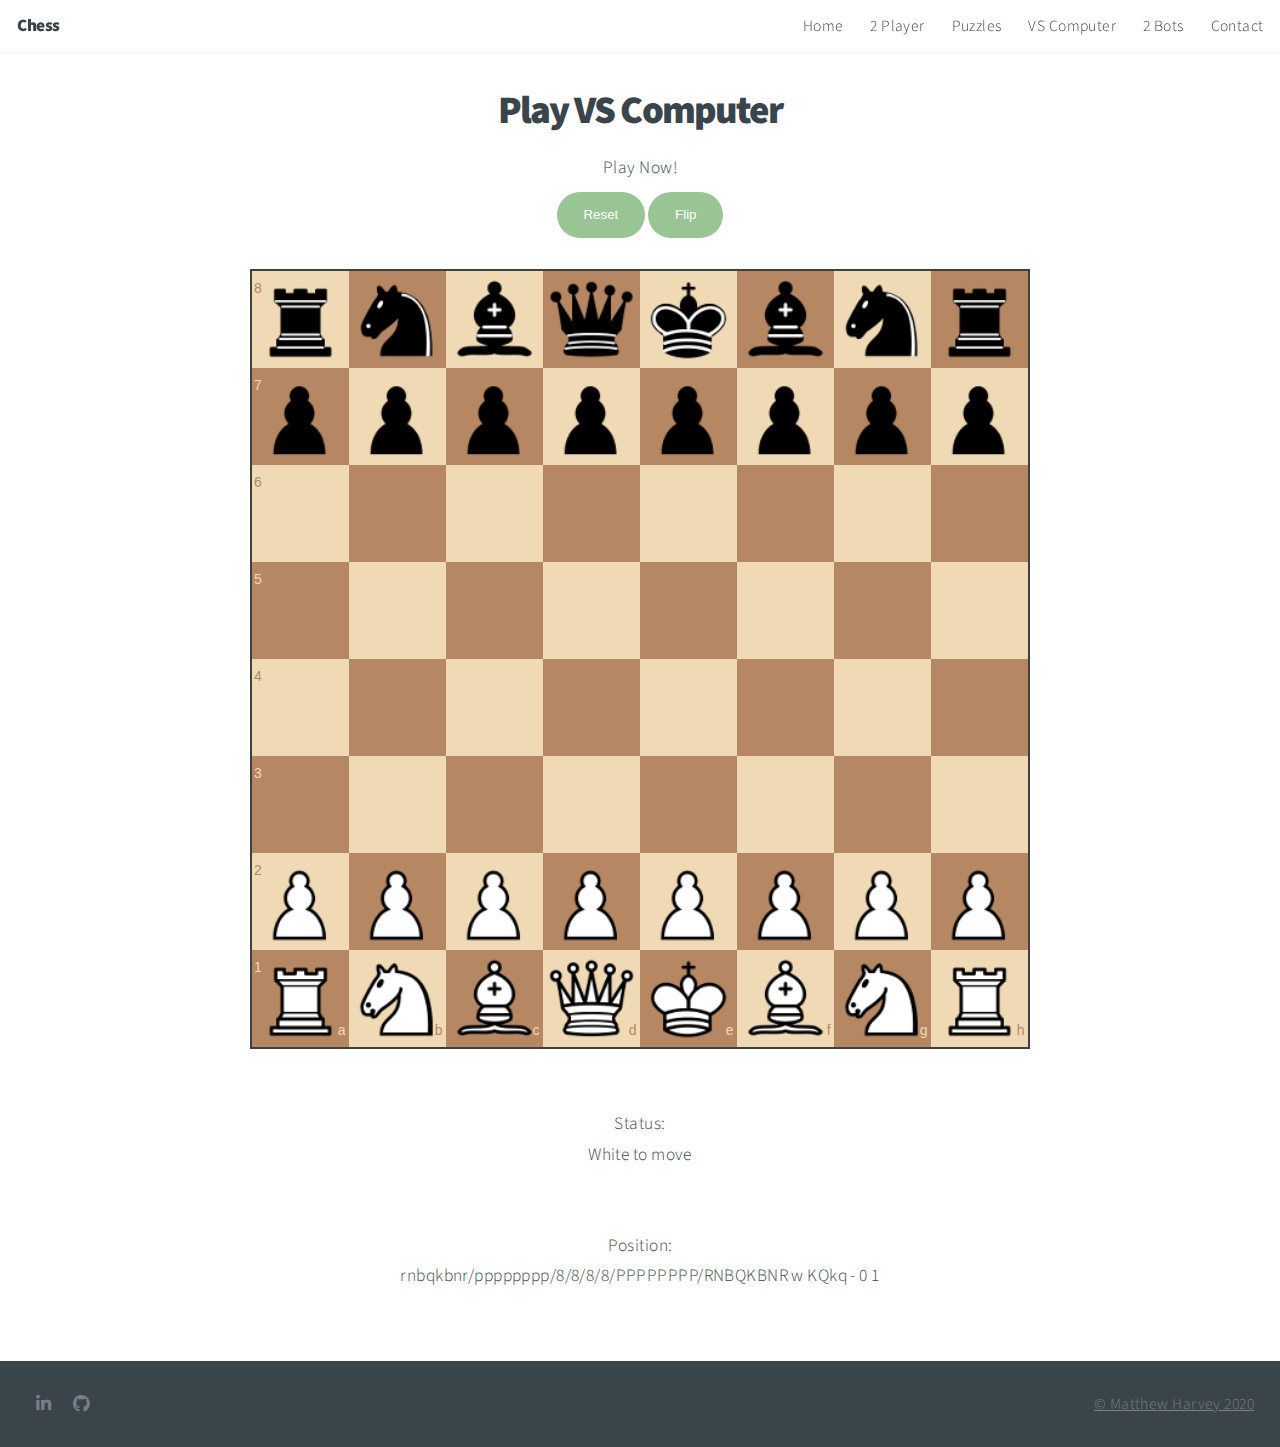
<file: vscomputer/index.html>
<!DOCTYPE HTML>
<html>
	<head>
		<title>Chess</title>
		<link rel="shortcut icon" href="../img/icon.png">
		<meta charset="utf-8" />
		<meta name="viewport" content="width=device-width, initial-scale=1, user-scalable=no" />
		<link rel="stylesheet" href="../assets/css/main.css" />
		<noscript><link rel="stylesheet" href="../assets/css/noscript.css" /></noscript>
	</head>
	<body class="is-preload">

		<!-- Header -->
			<header id="header">
				<h1>Chess</h1>
				<nav>
					<ul>
						<li><a href="https://matthew-harvey.github.io/chess">Home</a></li>
						<li><a href="https://matthew-harvey.github.io/chess/2player">2 Player</a></li>
						<li><a href="https://matthew-harvey.github.io/chess/puzzle">Puzzles</a></li>
						<li><a href="https://matthew-harvey.github.io/chess/vscomputer">VS Computer</a></li>
						<li><a href="https://matthew-harvey.github.io/chess/2bots">2 Bots</a></li>
						<li><a href="https://matthew-harvey.github.io/chess/contact">Contact</a></li>
					</ul>
				</nav>
			</header>

			<section id="work" class="main style3 primary">
				<div class="content">
					<header>
						<h2>Play VS Computer</h2>
						<p>Play Now!</p>
						<button id="startPositionBtn">Reset</button>
						<button id="flipOrientationBtn">Flip</button>
						<br></br>
						<div id="chessboard" style="width: 100%"></div>
						<br></br>
						<label>Status:</label>
						<div id=status></div>
						<br></br>
						<label>Position:</label>
						<div id=fen></div>
					</header>

					<link rel="stylesheet" href="../assets/css/chessboard-1.0.0.min.css">
					<script src="https://code.jquery.com/jquery-1.12.4.min.js"></script>
					<script src="../assets/js/chessboard-1.0.0.min.js"></script>
					<script src="../assets/js/chess.js"></script>

					<script>
						var board = null
						var game = new Chess()
						var $status = $('#status')
						var $fen = $('#fen')
						var $pgn = $('#pgn')

						function onDragStart (source, piece, position, orientation) {
						// do not pick up pieces if the game is over
						if (game.game_over()) return false

						// only pick up pieces for White
						if (piece.search(/^b/) !== -1) return false
						}

						function makeRandomMove () {
						var possibleMoves = game.moves()

						// game over
						if (possibleMoves.length === 0) return

						var randomIdx = Math.floor(Math.random() * possibleMoves.length)
						game.move(possibleMoves[randomIdx])
						updateStatus()
						board.position(game.fen())
						}

						function onDrop (source, target) {
						// see if the move is legal
						var move = game.move({
							from: source,
							to: target,
							promotion: 'q' // NOTE: always promote to a queen for example simplicity
						})

						// illegal move
						if (move === null) return 'snapback'

						updateStatus()

						// make random legal move for black
						window.setTimeout(makeRandomMove, 250)

						}

						// update the board position after the piece snap
						// for castling, en passant, pawn promotion
						function onSnapEnd () {
						board.position(game.fen())
						}

						function updateStatus () {
						var status = ''

						var moveColor = 'White'
						if (game.turn() === 'b') {
							moveColor = 'Black'
						}

						// checkmate?
						if (game.in_checkmate()) {
							status = 'Game over, ' + moveColor + ' is in checkmate.'
						}

						// draw?
						else if (game.in_draw()) {
							status = 'Game over, drawn position'
						}

						// game still on
						else {
							status = moveColor + ' to move'

							// check?
							if (game.in_check()) {
							status += ', ' + moveColor + ' is in check'
							}
						}

						$status.html(status)
						$fen.html(game.fen())
						$pgn.html(game.pgn())
						}

						var config = {
						draggable: true,
						position: 'start',
						onDragStart: onDragStart,
						onDrop: onDrop,
						onSnapEnd: onSnapEnd
						}
						board = Chessboard('chessboard', config)

						updateStatus()
						
						$('#startPositionBtn').on('click', board.start)

						$('#flipOrientationBtn').on('click', board.flip)

					</script>
				</div>
			</section>

		<!-- Footer -->
			<footer id="footer">

				<!-- Icons -->
					<ul class="icons">
						<li><a href="https://www.linkedin.com/in/m-harvey/" class="icon brands fa-linkedin-in"><span class="label">LinkedIn</span></a></li>
						<li><a href="https://github.com/Matthew-Harvey" class="icon brands fa-github"><span class="label">Github</span></a></li>
					</ul>

				<!-- Menu -->
					<ul class="menu">
						<li><a href="https://matthew-harvey.github.io">&copy; Matthew Harvey 2020</a></li>
					</ul>

			</footer>

		<!-- Scripts -->
			<script src="../assets/js/jquery.min.js"></script>
			<script src="../assets/js/jquery.poptrox.min.js"></script>
			<script src="../assets/js/jquery.scrolly.min.js"></script>
			<script src="../assets/js/jquery.scrollex.min.js"></script>
			<script src="../assets/js/browser.min.js"></script>
			<script src="../assets/js/breakpoints.min.js"></script>
			<script src="../assets/js/util.js"></script>
			<script src="../assets/js/main.js"></script>

	</body>
</html>
</file>
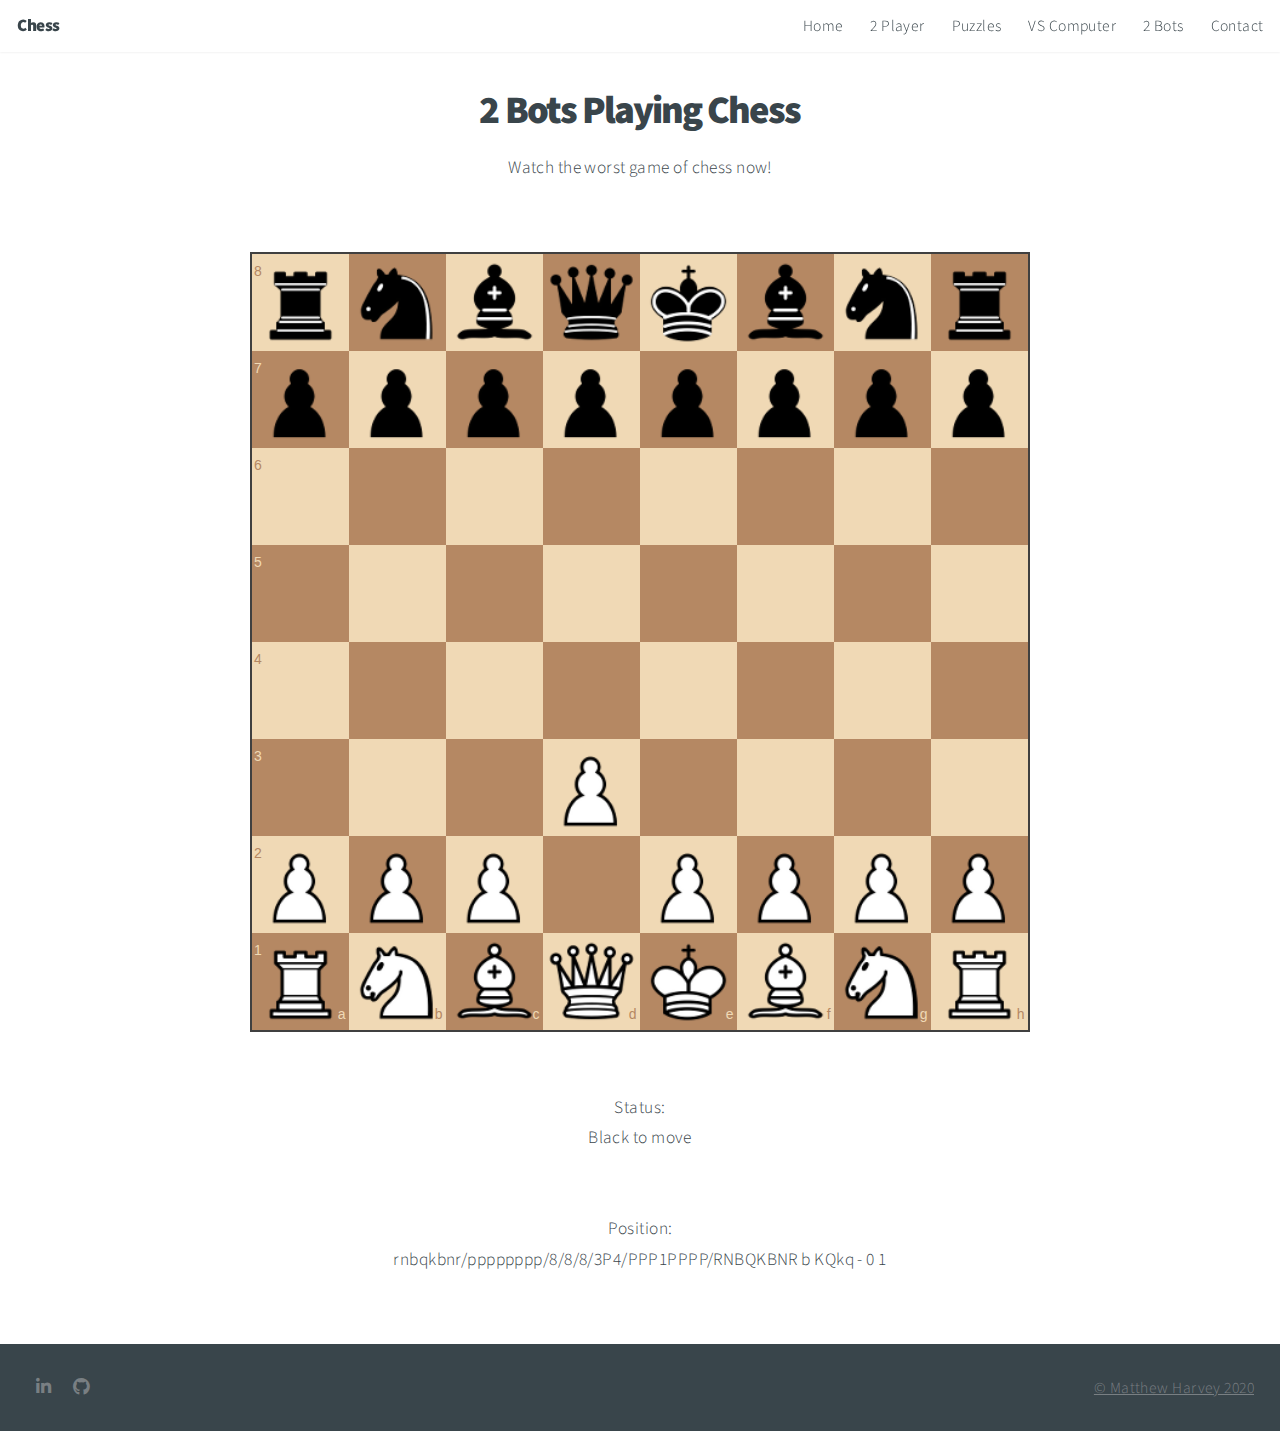
<file: 2bots.html>
<!DOCTYPE HTML>
<html>
	<head>
		<title>Chess</title>
		<link rel="shortcut icon" href="img/icon.png">
		<meta charset="utf-8" />
		<meta name="viewport" content="width=device-width, initial-scale=1, user-scalable=no" />
		<link rel="stylesheet" href="assets/css/main.css" />
		<noscript><link rel="stylesheet" href="assets/css/noscript.css" /></noscript>
	</head>
	<body class="is-preload">

		<!-- Header -->
			<header id="header">
				<h1>Chess</h1>
				<nav>
					<ul>
						<li><a href="index.html">Home</a></li>
						<li><a href="2player.html">2 Player</a></li>
						<li><a href="puzzle.html">Puzzles</a></li>
						<li><a href="vscomputer.html">VS Computer</a></li>
						<li><a href="2bots.html">2 Bots</a></li>
						<li><a href="contact.html">Contact</a></li>
					</ul>
				</nav>
			</header>

			<section id="work" class="main style3 primary">
				<div class="content">
					<header>
						<h2>2 Bots Playing Chess</h2>
						<p>Watch the worst game of chess now!</p>
						<br></br>
						<div id="chessboard" style="width: 100%"></div>
						<br></br>
						<label>Status:</label>
						<div id=status></div>
						<br></br>
						<label>Position:</label>
						<div id=fen></div>
					</header>

					<link rel="stylesheet" href="assets/css/chessboard-1.0.0.min.css">
					<script src="https://code.jquery.com/jquery-1.12.4.min.js"></script>
					<script src="assets/js/chessboard-1.0.0.min.js"></script>
					<script src="assets/js/chess.js"></script>

					<script>
						var board = null
						var game = new Chess()
						var $status = $('#status')
						var $fen = $('#fen')
						var $pgn = $('#pgn')

						function makeRandomMove () {
						var possibleMoves = game.moves()

						// exit if the game is over
						if (game.game_over()) return

						var randomIdx = Math.floor(Math.random() * possibleMoves.length)
						game.move(possibleMoves[randomIdx])
						updateStatus()
						board.position(game.fen())

						window.setTimeout(makeRandomMove, 500)
						}

						function updateStatus () {
						var status = ''

						var moveColor = 'White'
						if (game.turn() === 'b') {
							moveColor = 'Black'
						}

						// checkmate?
						if (game.in_checkmate()) {
							status = 'Game over, ' + moveColor + ' is in checkmate.'
						}

						// draw?
						else if (game.in_draw()) {
							status = 'Game over, drawn position'
						}

						// game still on
						else {
							status = moveColor + ' to move'

							// check?
							if (game.in_check()) {
							status += ', ' + moveColor + ' is in check'
							}
						}

						$status.html(status)
						$fen.html(game.fen())
						$pgn.html(game.pgn())
						}

						board = Chessboard('chessboard', 'start')

						window.setTimeout(makeRandomMove, 500)

						updateStatus()

					</script>
				</div>
			</section>

		<!-- Footer -->
			<footer id="footer">

				<!-- Icons -->
					<ul class="icons">
						<li><a href="https://www.linkedin.com/in/m-harvey/" class="icon brands fa-linkedin-in"><span class="label">LinkedIn</span></a></li>
						<li><a href="https://github.com/Matthew-Harvey" class="icon brands fa-github"><span class="label">Github</span></a></li>
					</ul>

				<!-- Menu -->
					<ul class="menu">
						<li><a href="https://matthew-harvey.github.io">&copy; Matthew Harvey 2020</a></li>
					</ul>

			</footer>

		<!-- Scripts -->
			<script src="assets/js/jquery.min.js"></script>
			<script src="assets/js/jquery.poptrox.min.js"></script>
			<script src="assets/js/jquery.scrolly.min.js"></script>
			<script src="assets/js/jquery.scrollex.min.js"></script>
			<script src="assets/js/browser.min.js"></script>
			<script src="assets/js/breakpoints.min.js"></script>
			<script src="assets/js/util.js"></script>
			<script src="assets/js/main.js"></script>

	</body>
</html>
</file>
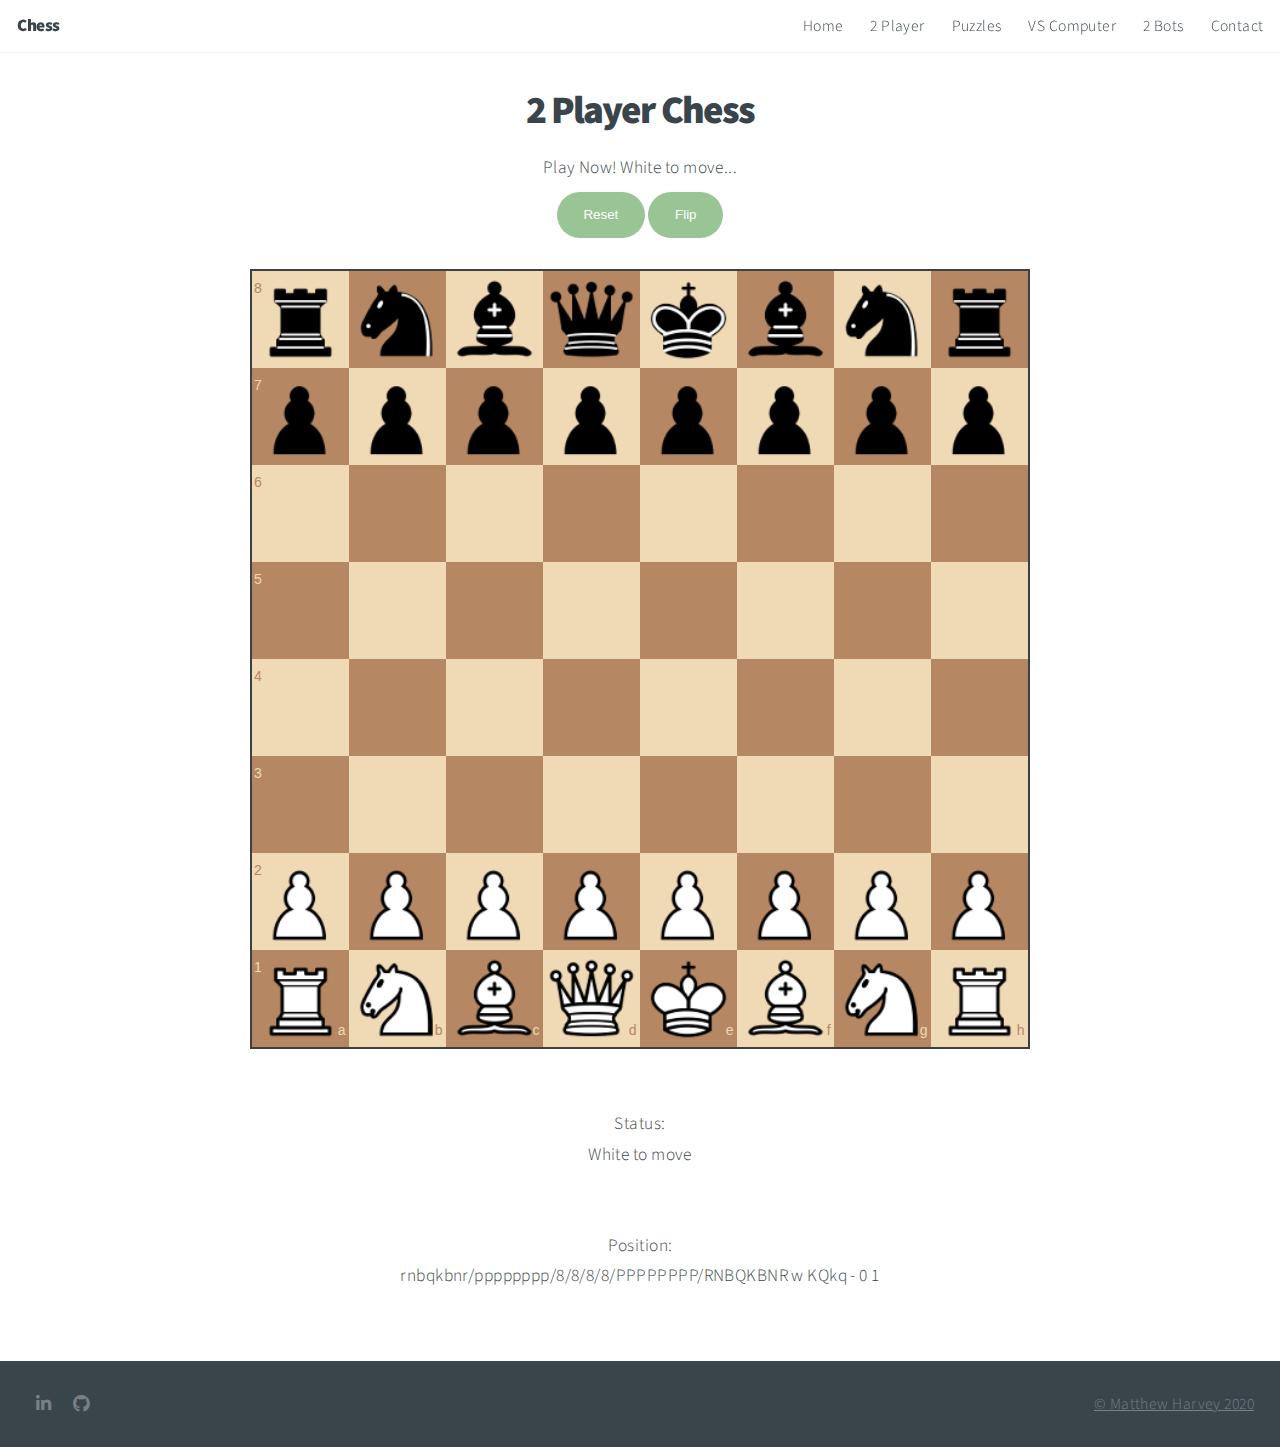
<file: 2player.html>
<!DOCTYPE HTML>
<html>
	<head>
		<title>Chess</title>
		<link rel="shortcut icon" href="img/icon.png">
		<meta charset="utf-8" />
		<meta name="viewport" content="width=device-width, initial-scale=1, user-scalable=no" />
		<link rel="stylesheet" href="assets/css/main.css" />
		<noscript><link rel="stylesheet" href="assets/css/noscript.css" /></noscript>
	</head>
	<body class="is-preload">

		<!-- Header -->
			<header id="header">
				<h1>Chess</h1>
				<nav>
					<ul>
						<li><a href="index.html">Home</a></li>
						<li><a href="2player.html">2 Player</a></li>
						<li><a href="puzzle.html">Puzzles</a></li>
						<li><a href="vscomputer.html">VS Computer</a></li>
						<li><a href="2bots.html">2 Bots</a></li>
						<li><a href="contact.html">Contact</a></li>
					</ul>
				</nav>
			</header>

			<section id="work" class="main style3 primary">
				<div class="content">
					<header>
						<h2>2 Player Chess</h2>
						<p>Play Now! White to move...</p>
						<button id="startPositionBtn">Reset</button>
						<button id="flipOrientationBtn">Flip</button>
						<br></br>
						<div id="chessboard" style="width: 100%"></div>
						<br></br>
						<label>Status:</label>
						<div id=status></div>
						<br></br>
						<label>Position:</label>
						<div id=fen></div>
					</header>

					<link rel="stylesheet" href="assets/css/chessboard-1.0.0.min.css">
					<script src="https://code.jquery.com/jquery-1.12.4.min.js"></script>
					<script src="assets/js/chessboard-1.0.0.min.js"></script>
					<script src="assets/js/chess.js"></script>

					<script>
						var board = null
						var game = new Chess()
						var whiteSquareGrey = '#a9a9a9'
						var blackSquareGrey = '#696969'
						var $status = $('#status')
						var $fen = $('#fen')
						var $pgn = $('#pgn')

						function removeGreySquares () {
						$('#myBoard .square-55d63').css('background', '')
						}

						function greySquare (square) {
						var $square = $('#myBoard .square-' + square)

						var background = whiteSquareGrey
						if ($square.hasClass('black-3c85d')) {
							background = blackSquareGrey
						}

						$square.css('background', background)
						}

						function onDragStart (source, piece) {
						// do not pick up pieces if the game is over
						if (game.game_over()) return false

						// or if it's not that side's turn
						if ((game.turn() === 'w' && piece.search(/^b/) !== -1) ||
							(game.turn() === 'b' && piece.search(/^w/) !== -1)) {
							return false
						}
						}

						function onDrop (source, target) {
						removeGreySquares()

						// see if the move is legal
						var move = game.move({
							from: source,
							to: target,
							promotion: 'q' // NOTE: always promote to a queen for example simplicity
						})

						// illegal move
						if (move === null) return 'snapback'

						updateStatus()
						}

						function onMouseoverSquare (square, piece) {
						// get list of possible moves for this square
						var moves = game.moves({
							square: square,
							verbose: true
						})

						// exit if there are no moves available for this square
						if (moves.length === 0) return

						// highlight the square they moused over
						greySquare(square)

						// highlight the possible squares for this piece
						for (var i = 0; i < moves.length; i++) {
							greySquare(moves[i].to)
						}
						}

						function onMouseoutSquare (square, piece) {
						removeGreySquares()
						}

						function onSnapEnd () {
						board.position(game.fen())
						}

						function updateStatus () {
						var status = ''

						var moveColor = 'White'
						if (game.turn() === 'b') {
							moveColor = 'Black'
						}

						// checkmate?
						if (game.in_checkmate()) {
							status = 'Game over, ' + moveColor + ' is in checkmate.'
						}

						// draw?
						else if (game.in_draw()) {
							status = 'Game over, drawn position'
						}

						// game still on
						else {
							status = moveColor + ' to move'

							// check?
							if (game.in_check()) {
							status += ', ' + moveColor + ' is in check'
							}
						}

						$status.html(status)
						$fen.html(game.fen())
						$pgn.html(game.pgn())
						}

						var config = {
						draggable: true,
						position: 'start',
						onDragStart: onDragStart,
						onDrop: onDrop,
						onMouseoutSquare: onMouseoutSquare,
						onMouseoverSquare: onMouseoverSquare,
						onSnapEnd: onSnapEnd
						}
						board = Chessboard('chessboard', config)

						updateStatus()
						
						$('#startPositionBtn').on('click', board.start)

						$('#flipOrientationBtn').on('click', board.flip)

					</script>
				</div>
			</section>

		<!-- Footer -->
			<footer id="footer">

				<!-- Icons -->
					<ul class="icons">
						<li><a href="https://www.linkedin.com/in/m-harvey/" class="icon brands fa-linkedin-in"><span class="label">LinkedIn</span></a></li>
						<li><a href="https://github.com/Matthew-Harvey" class="icon brands fa-github"><span class="label">Github</span></a></li>
					</ul>

				<!-- Menu -->
					<ul class="menu">
						<li><a href="https://matthew-harvey.github.io">&copy; Matthew Harvey 2020</a></li>
					</ul>

			</footer>

		<!-- Scripts -->
			<script src="assets/js/jquery.min.js"></script>
			<script src="assets/js/jquery.poptrox.min.js"></script>
			<script src="assets/js/jquery.scrolly.min.js"></script>
			<script src="assets/js/jquery.scrollex.min.js"></script>
			<script src="assets/js/browser.min.js"></script>
			<script src="assets/js/breakpoints.min.js"></script>
			<script src="assets/js/util.js"></script>
			<script src="assets/js/main.js"></script>

	</body>
</html>
</file>
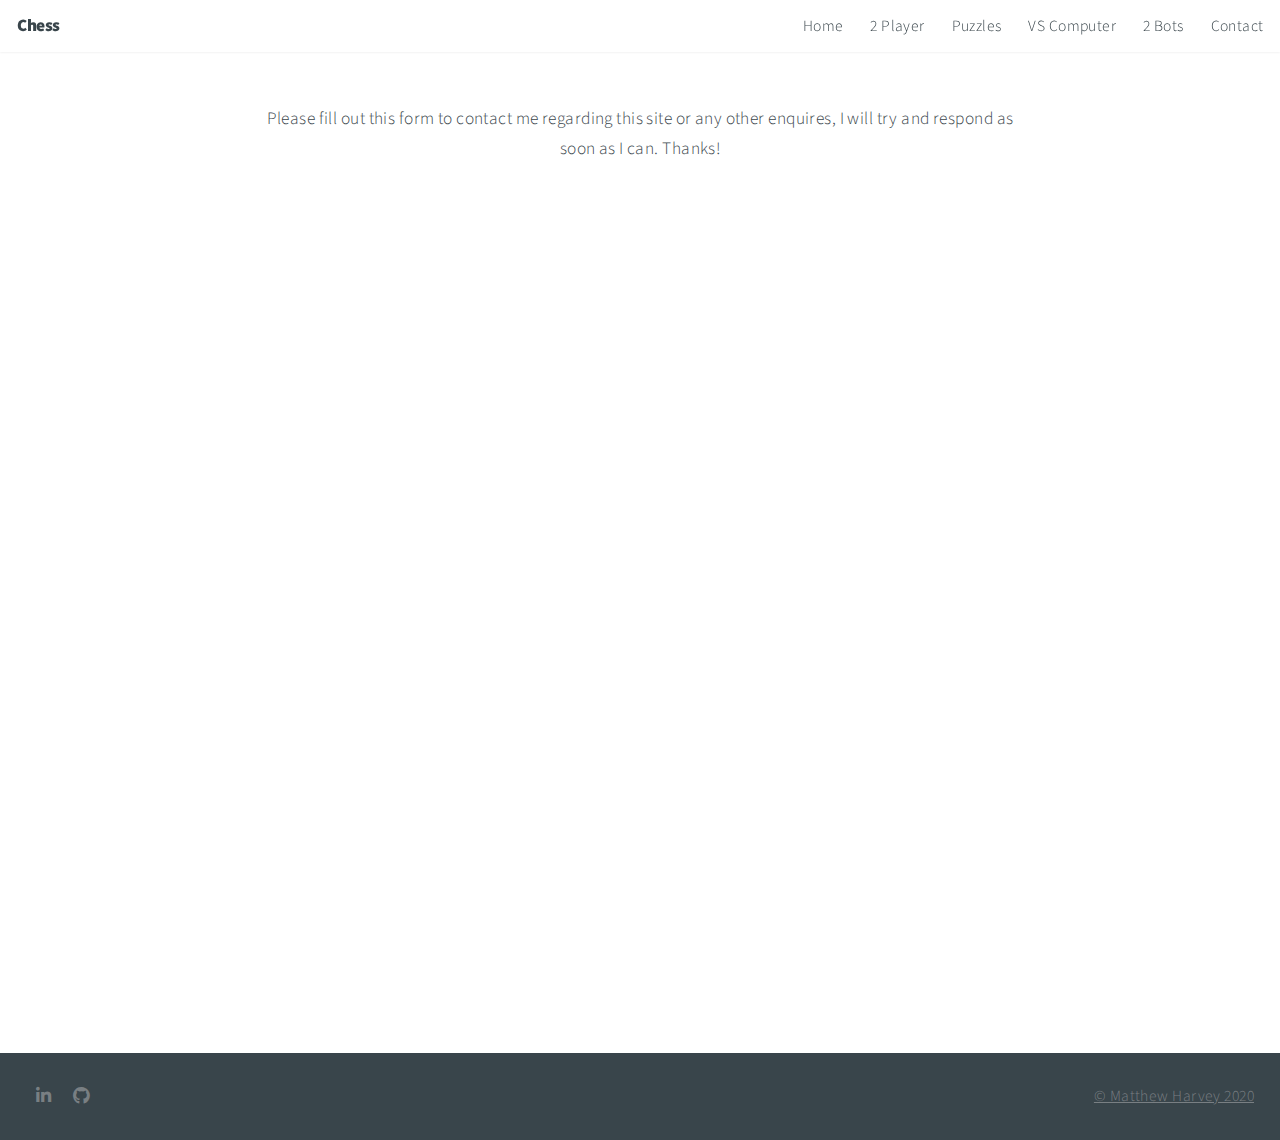
<file: contact.html>
<!DOCTYPE HTML>
<html>
	<head>
		<title>Chess</title>
		<link rel="shortcut icon" href="img/icon.png">
		<meta charset="utf-8" />
		<meta name="viewport" content="width=device-width, initial-scale=1, user-scalable=no" />
		<link rel="stylesheet" href="assets/css/main.css" />
		<noscript><link rel="stylesheet" href="assets/css/noscript.css" /></noscript>
	</head>
	<body class="is-preload">

		<!-- Header -->
			<header id="header">
				<h1>Chess</h1>
				<nav>
					<ul>
						<li><a href="index.html">Home</a></li>
						<li><a href="2player.html">2 Player</a></li>
						<li><a href="puzzle.html">Puzzles</a></li>
						<li><a href="vscomputer.html">VS Computer</a></li>
						<li><a href="2bots.html">2 Bots</a></li>
						<li><a href="contact.html">Contact</a></li>
					</ul>
				</nav>
			</header>

			<section id="work" class="main style3 primary">
				<div class="content">
					<header>
						<p>Please fill out this form to contact me regarding this site or any other enquires, I will try and respond as soon as I can. Thanks!</p>
						<iframe src="https://docs.google.com/forms/d/e/1FAIpQLScok3f_AasoRPp0M20oJceSqfFeNun6MxO39I6ytB71EIImCg/viewform?embedded=true" width="100%" height="800" frameborder="0" marginheight="0" marginwidth="0">Loading…</iframe>
					</header>
				</div>
			</section>

		<!-- Footer -->
			<footer id="footer">

				<!-- Icons -->
					<ul class="icons">
						<li><a href="https://www.linkedin.com/in/m-harvey/" class="icon brands fa-linkedin-in"><span class="label">LinkedIn</span></a></li>
						<li><a href="https://github.com/Matthew-Harvey" class="icon brands fa-github"><span class="label">Github</span></a></li>
					</ul>

				<!-- Menu -->
					<ul class="menu">
						<li><a href="https://matthew-harvey.github.io">&copy; Matthew Harvey 2020</a></li>
					</ul>

			</footer>

		<!-- Scripts -->
			<script src="assets/js/jquery.min.js"></script>
			<script src="assets/js/jquery.poptrox.min.js"></script>
			<script src="assets/js/jquery.scrolly.min.js"></script>
			<script src="assets/js/jquery.scrollex.min.js"></script>
			<script src="assets/js/browser.min.js"></script>
			<script src="assets/js/breakpoints.min.js"></script>
			<script src="assets/js/util.js"></script>
			<script src="assets/js/main.js"></script>

	</body>
</html>
</file>
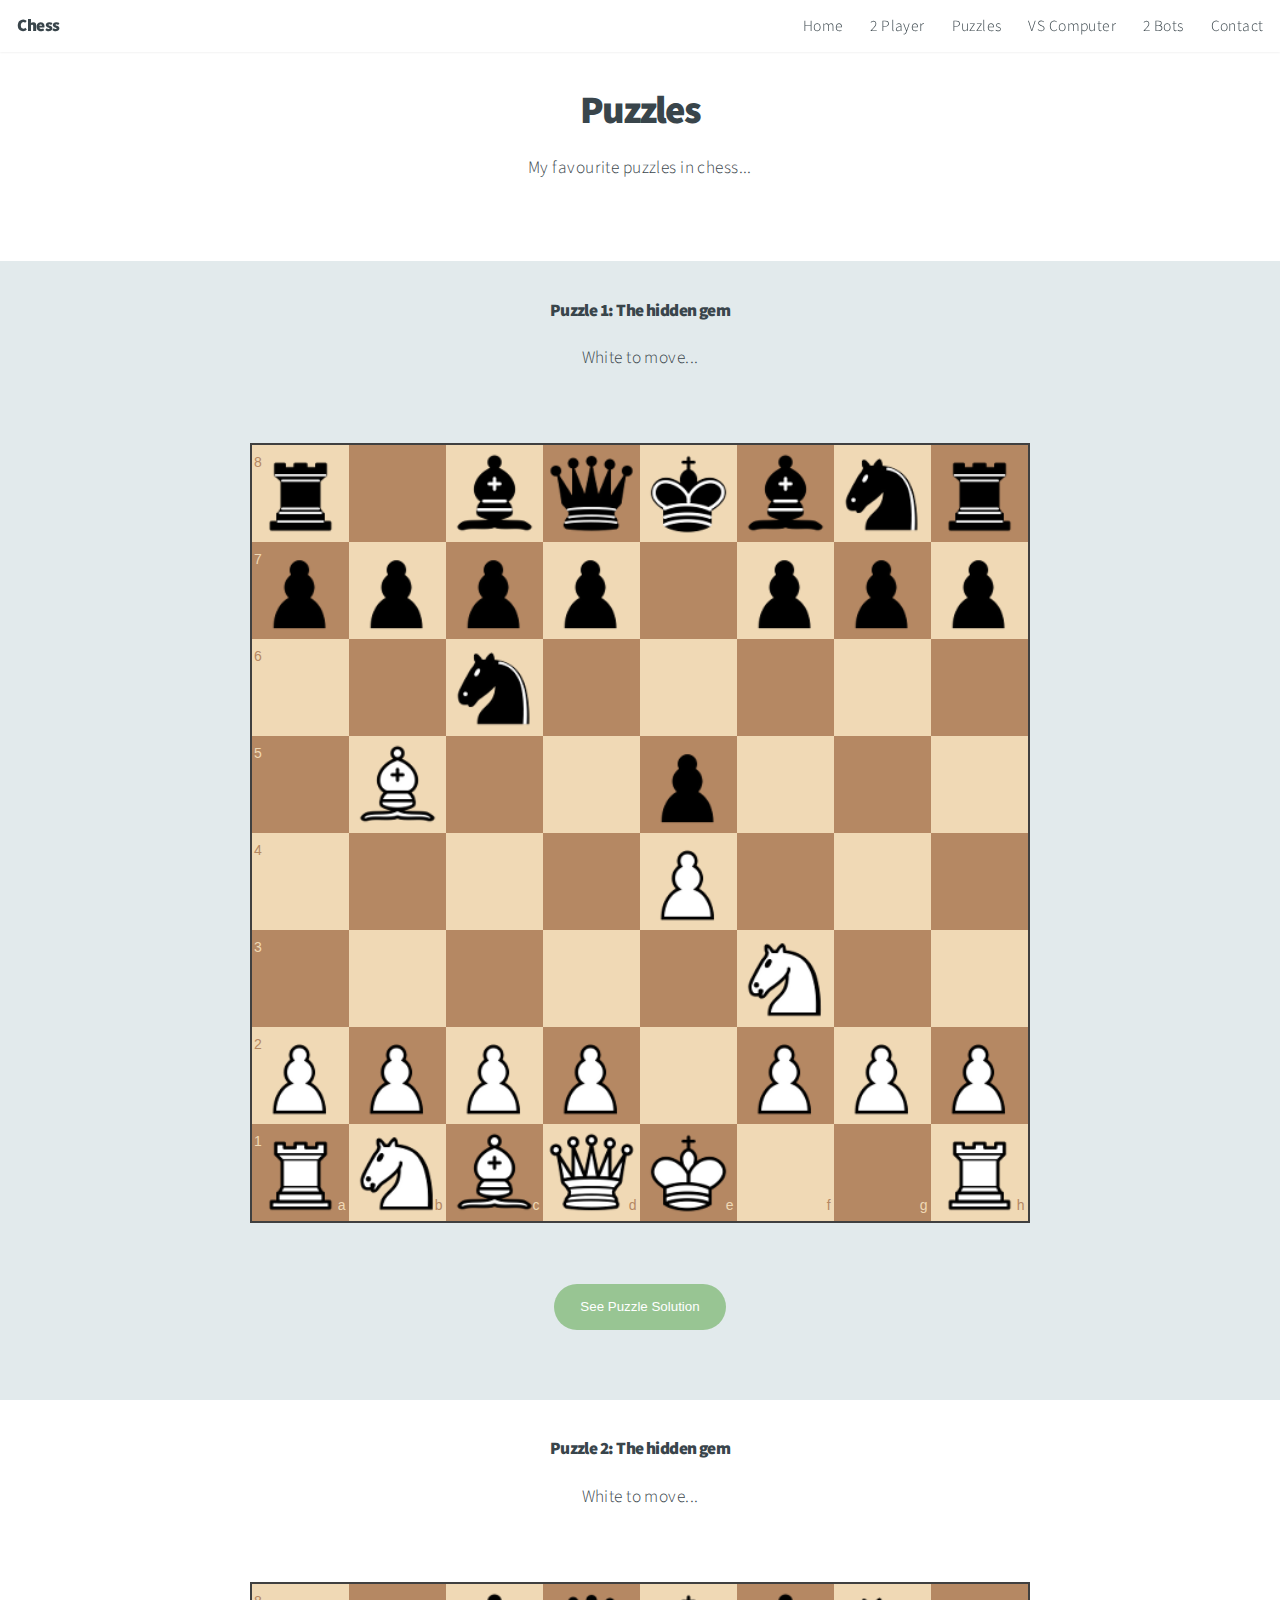
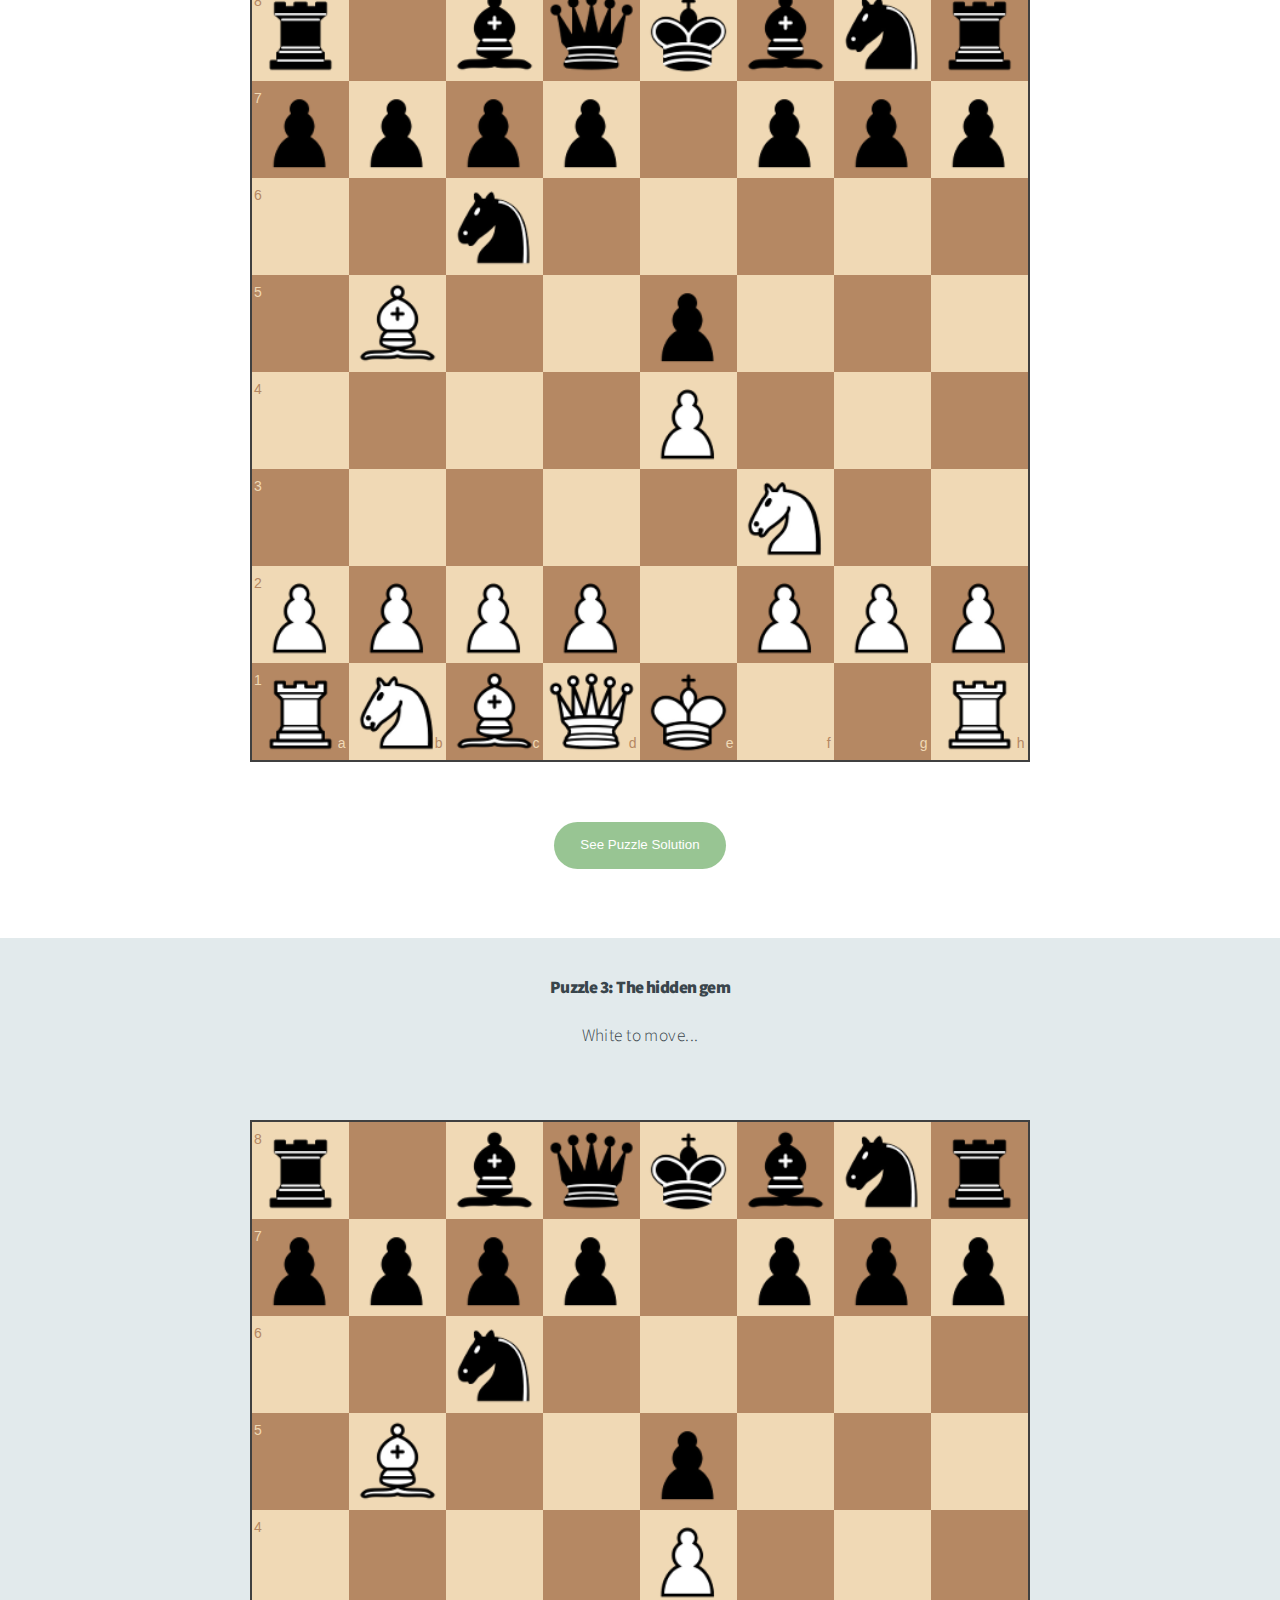
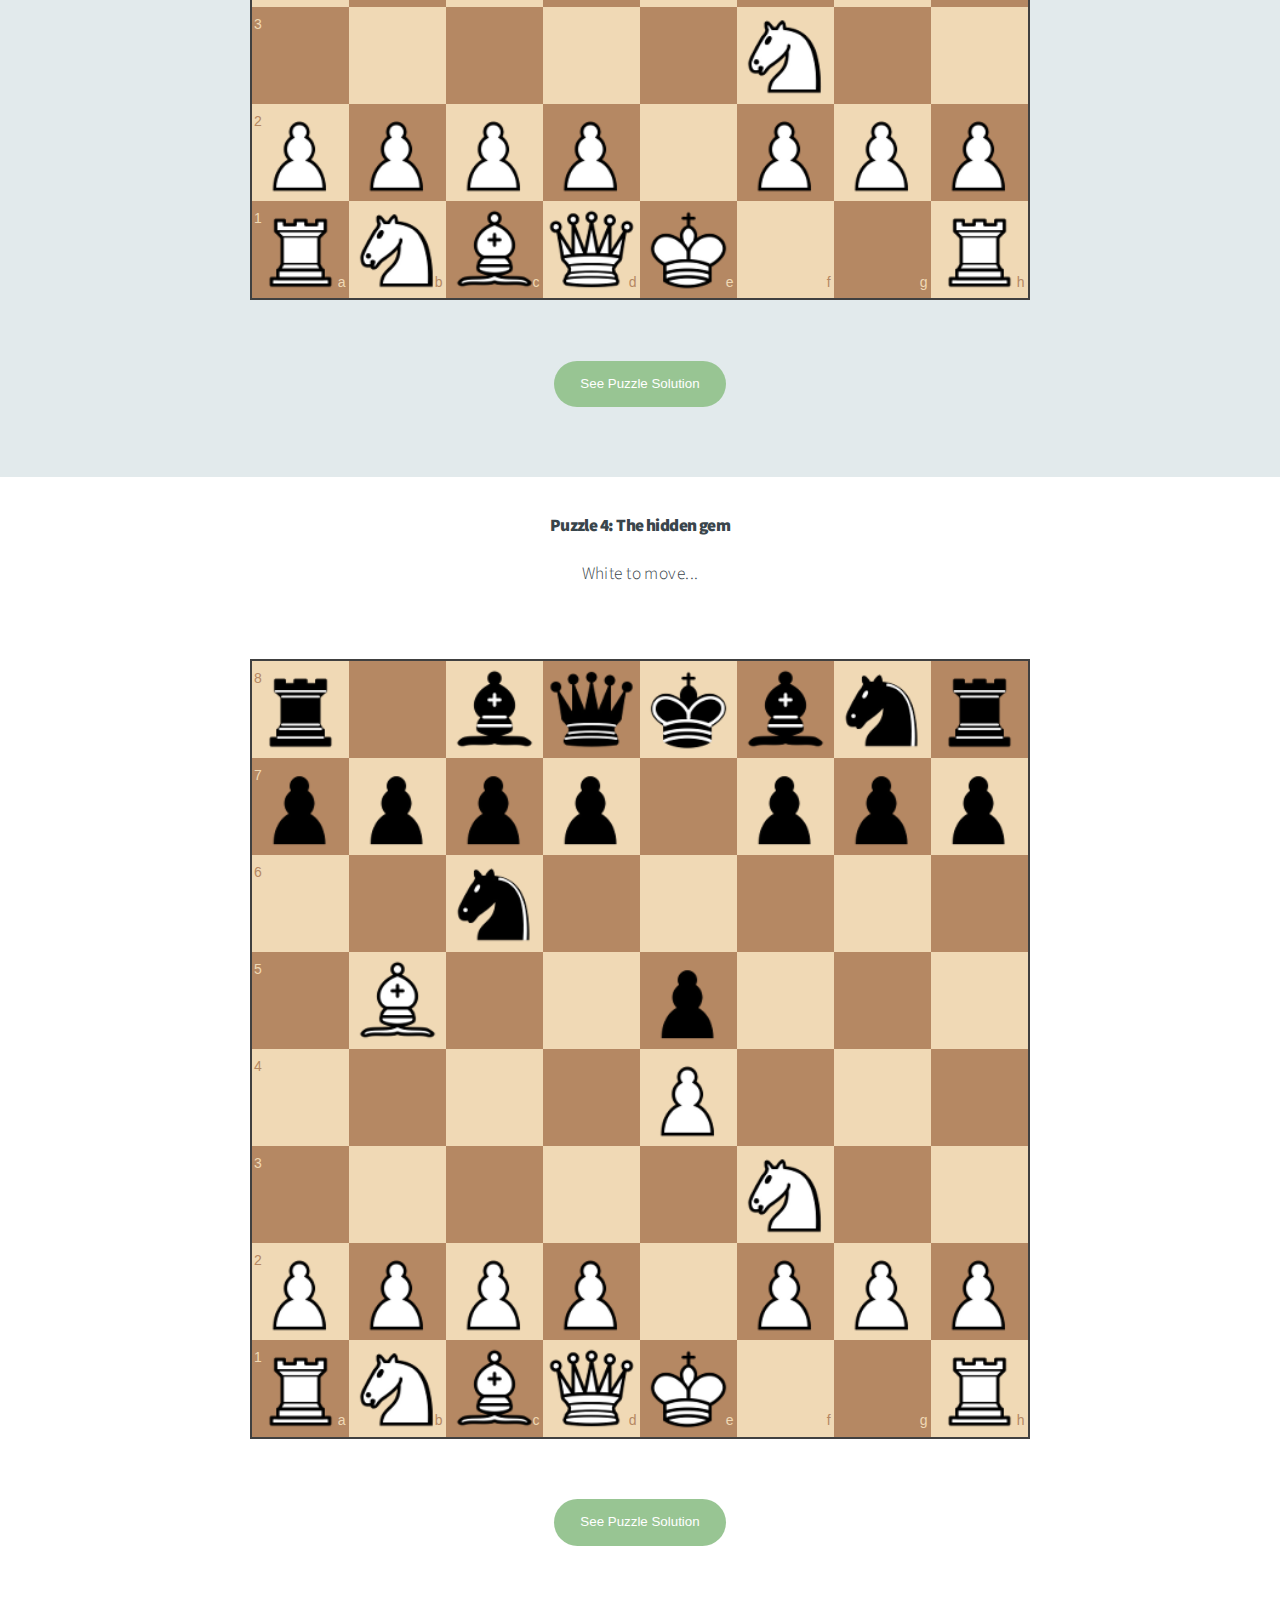
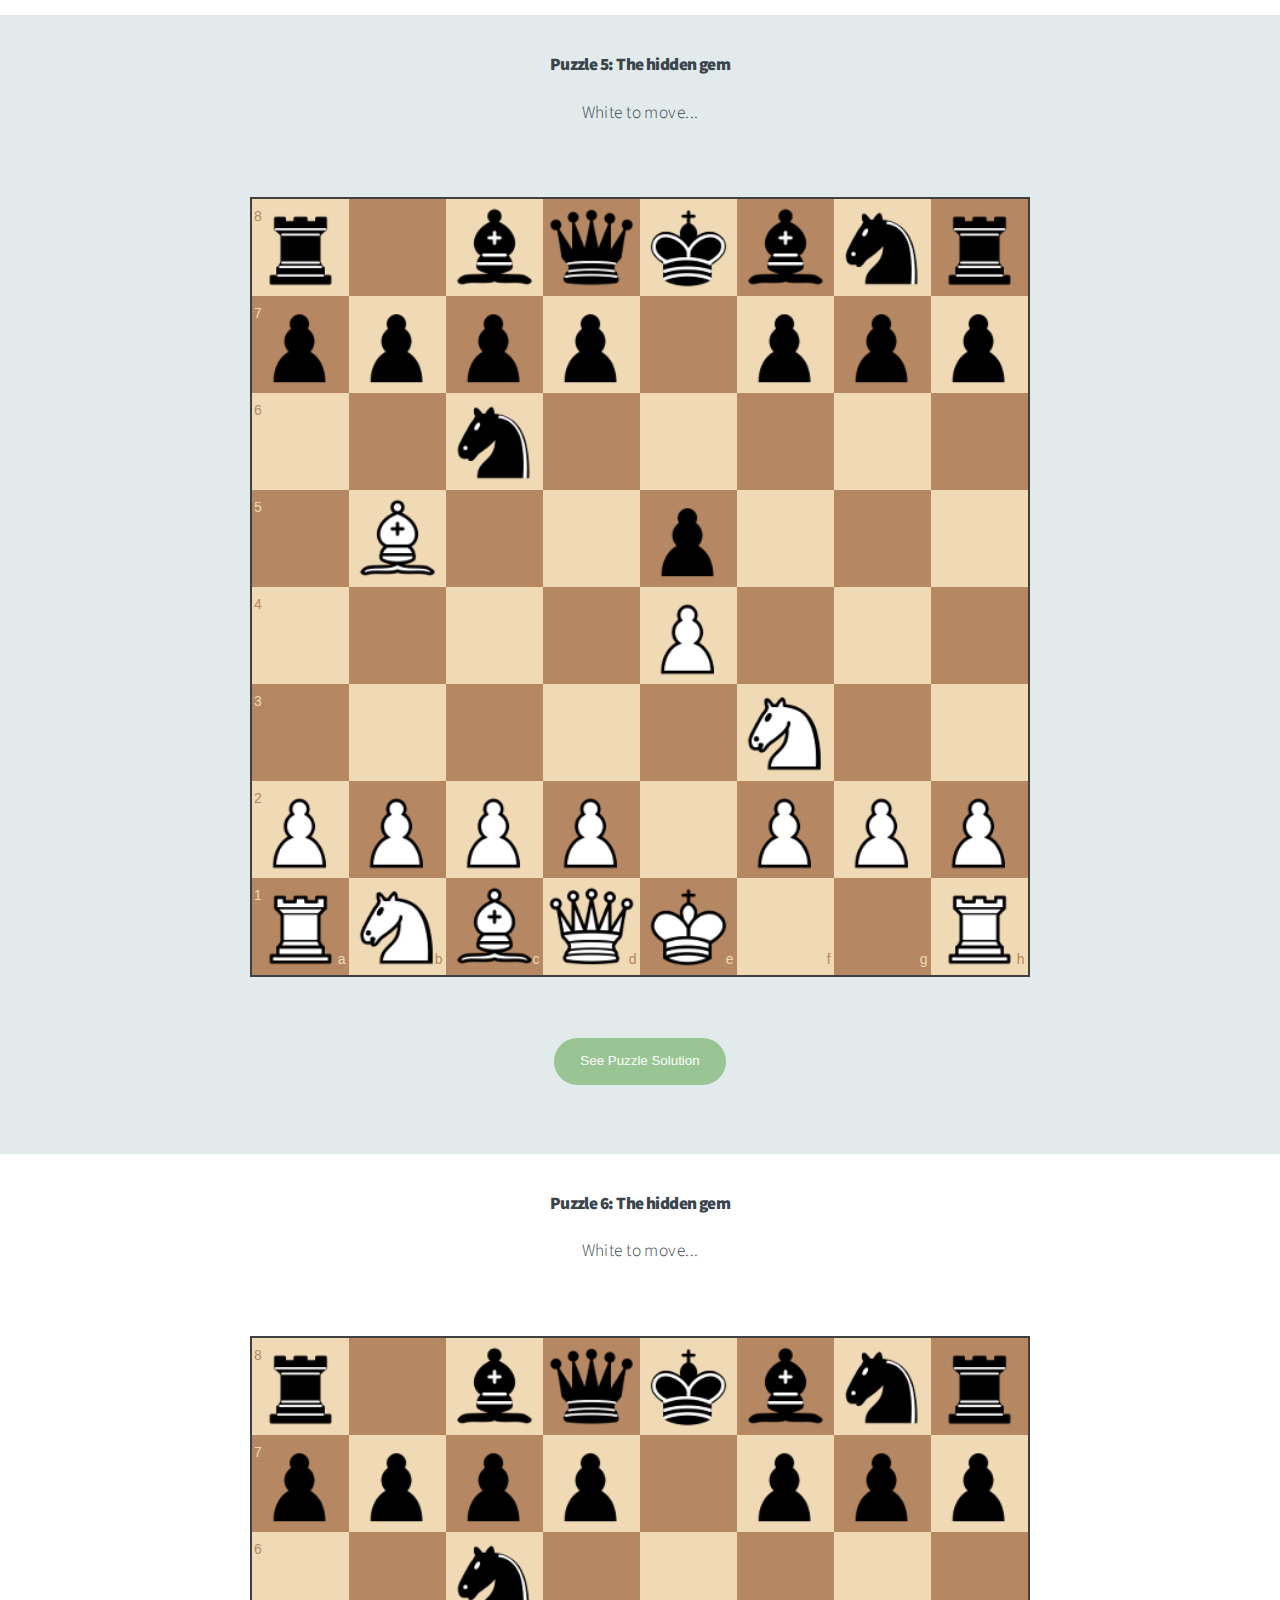
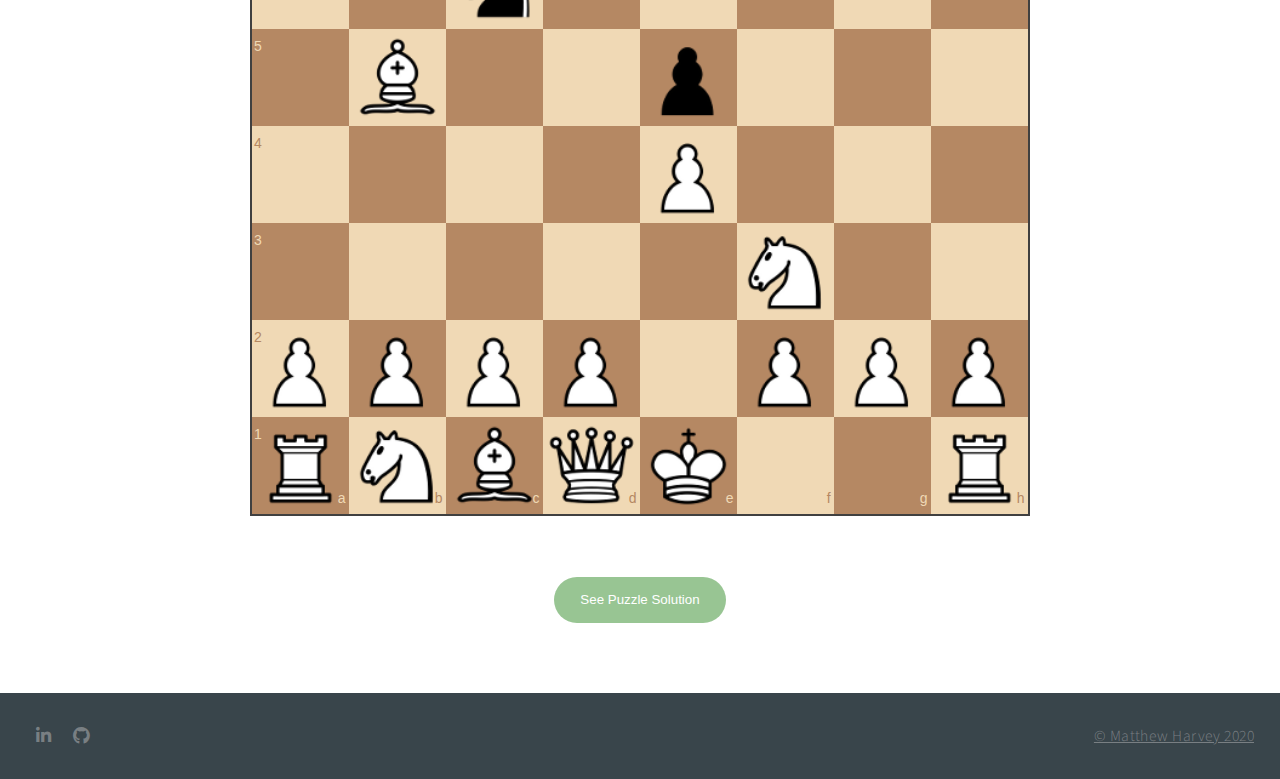
<file: puzzle.html>
<!DOCTYPE HTML>
<html>
	<head>
		<title>Chess</title>
		<link rel="shortcut icon" href="img/icon.png">
		<meta charset="utf-8" />
		<meta name="viewport" content="width=device-width, initial-scale=1, user-scalable=no" />
		<link rel="stylesheet" href="assets/css/main.css" />
		<noscript><link rel="stylesheet" href="assets/css/noscript.css" /></noscript>
	</head>
	<body class="is-preload">

		<!-- Header -->
			<header id="header">
				<h1>Chess</h1>
				<nav>
					<ul>
						<li><a href="index.html">Home</a></li>
						<li><a href="2player.html">2 Player</a></li>
						<li><a href="puzzle.html">Puzzles</a></li>
						<li><a href="vscomputer.html">VS Computer</a></li>
						<li><a href="2bots.html">2 Bots</a></li>
						<li><a href="contact.html">Contact</a></li>
					</ul>
				</nav>
			</header>

			<section id="work" class="main style3 primary">
				<div class="content">
					<header>
						<h2>Puzzles</h2>
						<p>My favourite puzzles in chess...</p>
					</header>
			</section>

			<section id="one" class="main style3 primary">
				<div class="content">
					<header>
						<h1>Puzzle 1: The hidden gem</h1>
						<p>White to move...</p>
						<br></br>
						<div id="chessboard" style="width: 100%"></div>
						<br></br>
						<form action="puzzle1_solution.html">
							<button type="submit">See Puzzle Solution</button>
						</form>
					</header>

					<link rel="stylesheet" href="assets/css/chessboard-1.0.0.min.css">
					<script src="https://code.jquery.com/jquery-1.12.4.min.js"></script>
					<script src="assets/js/chessboard-1.0.0.min.js"></script>
					<script src="assets/js/chess.js"></script>

					<script>
						var board = null
						var game = new Chess()
						var $status = $('#status')
						var $fen = $('#fen')
						var $pgn = $('#pgn')

						function onDragStart (source, piece, position, orientation) {
						// do not pick up pieces if the game is over
						if (game.game_over()) return false

						// only pick up pieces for the side to move
						if ((game.turn() === 'w' && piece.search(/^b/) !== -1) ||
							(game.turn() === 'b' && piece.search(/^w/) !== -1)) {
							return false
						}
						}

						function onDrop (source, target) {
						// see if the move is legal
						var move = game.move({
							from: source,
							to: target,
							promotion: 'q' // NOTE: always promote to a queen for example simplicity
						})

						// illegal move
						if (move === null) return 'snapback'

						updateStatus()
						}

						// update the board position after the piece snap
						// for castling, en passant, pawn promotion
						function onSnapEnd () {
						board.position(game.fen())
						}

						function updateStatus () {
						var status = ''

						var moveColor = 'White'
						if (game.turn() === 'b') {
							moveColor = 'Black'
						}

						// checkmate?
						if (game.in_checkmate()) {
							status = 'Game over, ' + moveColor + ' is in checkmate.'
						}

						// draw?
						else if (game.in_draw()) {
							status = 'Game over, drawn position'
						}

						// game still on
						else {
							status = moveColor + ' to move'

							// check?
							if (game.in_check()) {
							status += ', ' + moveColor + ' is in check'
							}
						}

						$status.html(status)
						$fen.html(game.fen())
						$pgn.html(game.pgn())
						}

						var config = {
						draggable: true,
						position: 'r1bqkbnr/pppp1ppp/2n5/1B2p3/4P3/5N2/PPPP1PPP/RNBQK2R',
						onDragStart: onDragStart,
						onDrop: onDrop,
						onSnapEnd: onSnapEnd
						}
						board = Chessboard('chessboard', config)

						updateStatus()
						
					</script>
				</div>
			</section>

			<section id="work" class="main style3 primary">
				<div class="content">
					<header>
						<h1>Puzzle 2: The hidden gem</h1>
						<p>White to move...</p>
						<br></br>
						<div id="chessboard2" style="width: 100%"></div>
						<br></br>
						<form action="puzzle1_solution.html">
							<button type="submit">See Puzzle Solution</button>
						</form>
					</header>

					<link rel="stylesheet" href="assets/css/chessboard-1.0.0.min.css">
					<script src="https://code.jquery.com/jquery-1.12.4.min.js"></script>
					<script src="assets/js/chessboard-1.0.0.min.js"></script>
					<script src="assets/js/chess.js"></script>

					<script>
						var board = null
						var game = new Chess()
						var $status = $('#status')
						var $fen = $('#fen')
						var $pgn = $('#pgn')

						function onDragStart (source, piece, position, orientation) {
						// do not pick up pieces if the game is over
						if (game.game_over()) return false

						// only pick up pieces for the side to move
						if ((game.turn() === 'w' && piece.search(/^b/) !== -1) ||
							(game.turn() === 'b' && piece.search(/^w/) !== -1)) {
							return false
						}
						}

						function onDrop (source, target) {
						// see if the move is legal
						var move = game.move({
							from: source,
							to: target,
							promotion: 'q' // NOTE: always promote to a queen for example simplicity
						})

						// illegal move
						if (move === null) return 'snapback'

						updateStatus()
						}

						// update the board position after the piece snap
						// for castling, en passant, pawn promotion
						function onSnapEnd () {
						board.position(game.fen())
						}

						function updateStatus () {
						var status = ''

						var moveColor = 'White'
						if (game.turn() === 'b') {
							moveColor = 'Black'
						}

						// checkmate?
						if (game.in_checkmate()) {
							status = 'Game over, ' + moveColor + ' is in checkmate.'
						}

						// draw?
						else if (game.in_draw()) {
							status = 'Game over, drawn position'
						}

						// game still on
						else {
							status = moveColor + ' to move'

							// check?
							if (game.in_check()) {
							status += ', ' + moveColor + ' is in check'
							}
						}

						$status.html(status)
						$fen.html(game.fen())
						$pgn.html(game.pgn())
						}

						var config = {
						draggable: true,
						position: 'r1bqkbnr/pppp1ppp/2n5/1B2p3/4P3/5N2/PPPP1PPP/RNBQK2R',
						onDragStart: onDragStart,
						onDrop: onDrop,
						onSnapEnd: onSnapEnd
						}
						board = Chessboard('chessboard2', config)

						updateStatus()
						
					</script>
				</div>
			</section>

			<section id="one" class="main style3 primary">
				<div class="content">
					<header>
						<h1>Puzzle 3: The hidden gem</h1>
						<p>White to move...</p>
						<br></br>
						<div id="chessboard3" style="width: 100%"></div>
						<br></br>
						<form action="puzzle1_solution.html">
							<button type="submit">See Puzzle Solution</button>
						</form>
					</header>

					<link rel="stylesheet" href="assets/css/chessboard-1.0.0.min.css">
					<script src="https://code.jquery.com/jquery-1.12.4.min.js"></script>
					<script src="assets/js/chessboard-1.0.0.min.js"></script>
					<script src="assets/js/chess.js"></script>

					<script>
						var board = null
						var game = new Chess()
						var $status = $('#status')
						var $fen = $('#fen')
						var $pgn = $('#pgn')

						function onDragStart (source, piece, position, orientation) {
						// do not pick up pieces if the game is over
						if (game.game_over()) return false

						// only pick up pieces for the side to move
						if ((game.turn() === 'w' && piece.search(/^b/) !== -1) ||
							(game.turn() === 'b' && piece.search(/^w/) !== -1)) {
							return false
						}
						}

						function onDrop (source, target) {
						// see if the move is legal
						var move = game.move({
							from: source,
							to: target,
							promotion: 'q' // NOTE: always promote to a queen for example simplicity
						})

						// illegal move
						if (move === null) return 'snapback'

						updateStatus()
						}

						// update the board position after the piece snap
						// for castling, en passant, pawn promotion
						function onSnapEnd () {
						board.position(game.fen())
						}

						function updateStatus () {
						var status = ''

						var moveColor = 'White'
						if (game.turn() === 'b') {
							moveColor = 'Black'
						}

						// checkmate?
						if (game.in_checkmate()) {
							status = 'Game over, ' + moveColor + ' is in checkmate.'
						}

						// draw?
						else if (game.in_draw()) {
							status = 'Game over, drawn position'
						}

						// game still on
						else {
							status = moveColor + ' to move'

							// check?
							if (game.in_check()) {
							status += ', ' + moveColor + ' is in check'
							}
						}

						$status.html(status)
						$fen.html(game.fen())
						$pgn.html(game.pgn())
						}

						var config = {
						draggable: true,
						position: 'r1bqkbnr/pppp1ppp/2n5/1B2p3/4P3/5N2/PPPP1PPP/RNBQK2R',
						onDragStart: onDragStart,
						onDrop: onDrop,
						onSnapEnd: onSnapEnd
						}
						board = Chessboard('chessboard3', config)

						updateStatus()
						
					</script>
				</div>
			</section>

			<section id="work" class="main style3 primary">
				<div class="content">
					<header>
						<h1>Puzzle 4: The hidden gem</h1>
						<p>White to move...</p>
						<br></br>
						<div id="chessboard4" style="width: 100%"></div>
						<br></br>
						<form action="puzzle1_solution.html">
							<button type="submit">See Puzzle Solution</button>
						</form>
					</header>

					<link rel="stylesheet" href="assets/css/chessboard-1.0.0.min.css">
					<script src="https://code.jquery.com/jquery-1.12.4.min.js"></script>
					<script src="assets/js/chessboard-1.0.0.min.js"></script>
					<script src="assets/js/chess.js"></script>

					<script>
						var board = null
						var game = new Chess()
						var $status = $('#status')
						var $fen = $('#fen')
						var $pgn = $('#pgn')

						function onDragStart (source, piece, position, orientation) {
						// do not pick up pieces if the game is over
						if (game.game_over()) return false

						// only pick up pieces for the side to move
						if ((game.turn() === 'w' && piece.search(/^b/) !== -1) ||
							(game.turn() === 'b' && piece.search(/^w/) !== -1)) {
							return false
						}
						}

						function onDrop (source, target) {
						// see if the move is legal
						var move = game.move({
							from: source,
							to: target,
							promotion: 'q' // NOTE: always promote to a queen for example simplicity
						})

						// illegal move
						if (move === null) return 'snapback'

						updateStatus()
						}

						// update the board position after the piece snap
						// for castling, en passant, pawn promotion
						function onSnapEnd () {
						board.position(game.fen())
						}

						function updateStatus () {
						var status = ''

						var moveColor = 'White'
						if (game.turn() === 'b') {
							moveColor = 'Black'
						}

						// checkmate?
						if (game.in_checkmate()) {
							status = 'Game over, ' + moveColor + ' is in checkmate.'
						}

						// draw?
						else if (game.in_draw()) {
							status = 'Game over, drawn position'
						}

						// game still on
						else {
							status = moveColor + ' to move'

							// check?
							if (game.in_check()) {
							status += ', ' + moveColor + ' is in check'
							}
						}

						$status.html(status)
						$fen.html(game.fen())
						$pgn.html(game.pgn())
						}

						var config = {
						draggable: true,
						position: 'r1bqkbnr/pppp1ppp/2n5/1B2p3/4P3/5N2/PPPP1PPP/RNBQK2R',
						onDragStart: onDragStart,
						onDrop: onDrop,
						onSnapEnd: onSnapEnd
						}
						board = Chessboard('chessboard4', config)

						updateStatus()
						
					</script>
				</div>
			</section>

			<section id="one" class="main style3 primary">
				<div class="content">
					<header>
						<h1>Puzzle 5: The hidden gem</h1>
						<p>White to move...</p>
						<br></br>
						<div id="chessboard5" style="width: 100%"></div>
						<br></br>
						<form action="puzzle1_solution.html">
							<button type="submit">See Puzzle Solution</button>
						</form>
					</header>

					<link rel="stylesheet" href="assets/css/chessboard-1.0.0.min.css">
					<script src="https://code.jquery.com/jquery-1.12.4.min.js"></script>
					<script src="assets/js/chessboard-1.0.0.min.js"></script>
					<script src="assets/js/chess.js"></script>

					<script>
						var board = null
						var game = new Chess()
						var $status = $('#status')
						var $fen = $('#fen')
						var $pgn = $('#pgn')

						function onDragStart (source, piece, position, orientation) {
						// do not pick up pieces if the game is over
						if (game.game_over()) return false

						// only pick up pieces for the side to move
						if ((game.turn() === 'w' && piece.search(/^b/) !== -1) ||
							(game.turn() === 'b' && piece.search(/^w/) !== -1)) {
							return false
						}
						}

						function onDrop (source, target) {
						// see if the move is legal
						var move = game.move({
							from: source,
							to: target,
							promotion: 'q' // NOTE: always promote to a queen for example simplicity
						})

						// illegal move
						if (move === null) return 'snapback'

						updateStatus()
						}

						// update the board position after the piece snap
						// for castling, en passant, pawn promotion
						function onSnapEnd () {
						board.position(game.fen())
						}

						function updateStatus () {
						var status = ''

						var moveColor = 'White'
						if (game.turn() === 'b') {
							moveColor = 'Black'
						}

						// checkmate?
						if (game.in_checkmate()) {
							status = 'Game over, ' + moveColor + ' is in checkmate.'
						}

						// draw?
						else if (game.in_draw()) {
							status = 'Game over, drawn position'
						}

						// game still on
						else {
							status = moveColor + ' to move'

							// check?
							if (game.in_check()) {
							status += ', ' + moveColor + ' is in check'
							}
						}

						$status.html(status)
						$fen.html(game.fen())
						$pgn.html(game.pgn())
						}

						var config = {
						draggable: true,
						position: 'r1bqkbnr/pppp1ppp/2n5/1B2p3/4P3/5N2/PPPP1PPP/RNBQK2R',
						onDragStart: onDragStart,
						onDrop: onDrop,
						onSnapEnd: onSnapEnd
						}
						board = Chessboard('chessboard5', config)

						updateStatus()
						
					</script>
				</div>
			</section>

			<section id="work" class="main style3 primary">
				<div class="content">
					<header>
						<h1>Puzzle 6: The hidden gem</h1>
						<p>White to move...</p>
						<br></br>
						<div id="chessboard6" style="width: 100%"></div>
						<br></br>
						<form action="puzzle1_solution.html">
							<button type="submit">See Puzzle Solution</button>
						</form>
					</header>

					<link rel="stylesheet" href="assets/css/chessboard-1.0.0.min.css">
					<script src="https://code.jquery.com/jquery-1.12.4.min.js"></script>
					<script src="assets/js/chessboard-1.0.0.min.js"></script>
					<script src="assets/js/chess.js"></script>

					<script>
						var board = null
						var game = new Chess()
						var $status = $('#status')
						var $fen = $('#fen')
						var $pgn = $('#pgn')

						function onDragStart (source, piece, position, orientation) {
						// do not pick up pieces if the game is over
						if (game.game_over()) return false

						// only pick up pieces for the side to move
						if ((game.turn() === 'w' && piece.search(/^b/) !== -1) ||
							(game.turn() === 'b' && piece.search(/^w/) !== -1)) {
							return false
						}
						}

						function onDrop (source, target) {
						// see if the move is legal
						var move = game.move({
							from: source,
							to: target,
							promotion: 'q' // NOTE: always promote to a queen for example simplicity
						})

						// illegal move
						if (move === null) return 'snapback'

						updateStatus()
						}

						// update the board position after the piece snap
						// for castling, en passant, pawn promotion
						function onSnapEnd () {
						board.position(game.fen())
						}

						function updateStatus () {
						var status = ''

						var moveColor = 'White'
						if (game.turn() === 'b') {
							moveColor = 'Black'
						}

						// checkmate?
						if (game.in_checkmate()) {
							status = 'Game over, ' + moveColor + ' is in checkmate.'
						}

						// draw?
						else if (game.in_draw()) {
							status = 'Game over, drawn position'
						}

						// game still on
						else {
							status = moveColor + ' to move'

							// check?
							if (game.in_check()) {
							status += ', ' + moveColor + ' is in check'
							}
						}

						$status.html(status)
						$fen.html(game.fen())
						$pgn.html(game.pgn())
						}

						var config = {
						draggable: true,
						position: 'r1bqkbnr/pppp1ppp/2n5/1B2p3/4P3/5N2/PPPP1PPP/RNBQK2R',
						onDragStart: onDragStart,
						onDrop: onDrop,
						onSnapEnd: onSnapEnd
						}
						board = Chessboard('chessboard6', config)

						updateStatus()
						
					</script>
				</div>
			</section>

		<!-- Footer -->
			<footer id="footer">

				<!-- Icons -->
					<ul class="icons">
						<li><a href="https://www.linkedin.com/in/m-harvey/" class="icon brands fa-linkedin-in"><span class="label">LinkedIn</span></a></li>
						<li><a href="https://github.com/Matthew-Harvey" class="icon brands fa-github"><span class="label">Github</span></a></li>
					</ul>

				<!-- Menu -->
					<ul class="menu">
						<li><a href="https://matthew-harvey.github.io">&copy; Matthew Harvey 2020</a></li>
					</ul>

			</footer>

		<!-- Scripts -->
			<script src="assets/js/jquery.min.js"></script>
			<script src="assets/js/jquery.poptrox.min.js"></script>
			<script src="assets/js/jquery.scrolly.min.js"></script>
			<script src="assets/js/jquery.scrollex.min.js"></script>
			<script src="assets/js/browser.min.js"></script>
			<script src="assets/js/breakpoints.min.js"></script>
			<script src="assets/js/util.js"></script>
			<script src="assets/js/main.js"></script>

	</body>
</html>
</file>
<file: assets/css/noscript.css>
/*
	Big Picture by HTML5 UP
	html5up.net | @ajlkn
	Free for personal and commercial use under the CCA 3.0 license (html5up.net/license)
*/

/* Loader */

	body:before, body:after {
		display: none;
	}
</file>
<file: assets/css/main.css>
@import url("https://fonts.googleapis.com/css?family=Source+Sans+Pro:300,900");
@import url("../css/fontawesome-all.min.css");

html, body, div, span, applet, object,
iframe, h1, h2, h3, h4, h5, h6, p, blockquote,
pre, a, abbr, acronym, address, big, cite,
code, del, dfn, em, img, ins, kbd, q, s, samp,
small, strike, strong, sub, sup, tt, var, b,
u, i, center, dl, dt, dd, ol, ul, li, fieldset,
form, label, legend, table, caption, tbody,
tfoot, thead, tr, th, td, article, aside,
canvas, details, embed, figure, figcaption,
footer, header, hgroup, menu, nav, output, ruby,
section, summary, time, mark, audio, video {
	margin: 0;
	padding: 0;
	border: 0;
	font-size: 100%;
	font: inherit;
	vertical-align: baseline;}

article, aside, details, figcaption, figure,
footer, header, hgroup, menu, nav, section {
	display: block;}

body {
	line-height: 1;
}

ol, ul {
	list-style: none;
}

blockquote, q {
	quotes: none;
}

	blockquote:before, blockquote:after, q:before, q:after {
		content: '';
		content: none;
	}

table {
	border-collapse: collapse;
	border-spacing: 0;
}

body {
	-webkit-text-size-adjust: none;
}

mark {
	background-color: transparent;
	color: inherit;
}

input::-moz-focus-inner {
	border: 0;
	padding: 0;
}

input, select, textarea {
	-moz-appearance: none;
	-webkit-appearance: none;
	-ms-appearance: none;
	appearance: none;
}

.row {
	display: flex;
	justify-content: space-between
}

.column {
	display: inline-block;
	width: 100%;
  }
  
  /* Clear floats after the columns */
  .row:after {
	content: "";
	display: table;
	clear: both;
  }

@media screen and (max-width: 600px) {
	.column {
	width: 100%;
	}
  }

/* Basic */

	@-ms-viewport {
		width: device-width;
	}

	html {
		height: 100%;
	}

	html {
		box-sizing: border-box;
	}

	*, *:before, *:after {
		box-sizing: inherit;
	}

	body {
		background: #ffffff;
		height: 100%;
		min-width: 320px;
	}

		body.is-preload *, body.is-preload *:before, body.is-preload *:after {
			-moz-animation: none !important;
			-webkit-animation: none !important;
			-ms-animation: none !important;
			animation: none !important;
			-moz-transition: none !important;
			-webkit-transition: none !important;
			-ms-transition: none !important;
			transition: none !important;
		}

/* Spinner */

	@-moz-keyframes spinner-rotate {
		0% {
			-moz-transform: scale(1) rotate(0deg);
			-webkit-transform: scale(1) rotate(0deg);
			-ms-transform: scale(1) rotate(0deg);
			transform: scale(1) rotate(0deg);
		}

		100% {
			-moz-transform: scale(1) rotate(360deg);
			-webkit-transform: scale(1) rotate(360deg);
			-ms-transform: scale(1) rotate(360deg);
			transform: scale(1) rotate(360deg);
		}
	}

	@-webkit-keyframes spinner-rotate {
		0% {
			-moz-transform: scale(1) rotate(0deg);
			-webkit-transform: scale(1) rotate(0deg);
			-ms-transform: scale(1) rotate(0deg);
			transform: scale(1) rotate(0deg);
		}

		100% {
			-moz-transform: scale(1) rotate(360deg);
			-webkit-transform: scale(1) rotate(360deg);
			-ms-transform: scale(1) rotate(360deg);
			transform: scale(1) rotate(360deg);
		}
	}

	@-ms-keyframes spinner-rotate {
		0% {
			-moz-transform: scale(1) rotate(0deg);
			-webkit-transform: scale(1) rotate(0deg);
			-ms-transform: scale(1) rotate(0deg);
			transform: scale(1) rotate(0deg);
		}

		100% {
			-moz-transform: scale(1) rotate(360deg);
			-webkit-transform: scale(1) rotate(360deg);
			-ms-transform: scale(1) rotate(360deg);
			transform: scale(1) rotate(360deg);
		}
	}

	@keyframes spinner-rotate {
		0% {
			-moz-transform: scale(1) rotate(0deg);
			-webkit-transform: scale(1) rotate(0deg);
			-ms-transform: scale(1) rotate(0deg);
			transform: scale(1) rotate(0deg);
		}

		100% {
			-moz-transform: scale(1) rotate(360deg);
			-webkit-transform: scale(1) rotate(360deg);
			-ms-transform: scale(1) rotate(360deg);
			transform: scale(1) rotate(360deg);
		}
	}

/* Loader */

	@-moz-keyframes spinner-show {
		0% {
			opacity: 0;
		}

		100% {
			opacity: 1;
		}
	}

	@-webkit-keyframes spinner-show {
		0% {
			opacity: 0;
		}

		100% {
			opacity: 1;
		}
	}

	@-ms-keyframes spinner-show {
		0% {
			opacity: 0;
		}

		100% {
			opacity: 1;
		}
	}

	@keyframes spinner-show {
		0% {
			opacity: 0;
		}

		100% {
			opacity: 1;
		}
	}

	@-moz-keyframes spinner-hide {
		0% {
			-moz-transform: scale(1) rotate(0deg);
			-webkit-transform: scale(1) rotate(0deg);
			-ms-transform: scale(1) rotate(0deg);
			transform: scale(1) rotate(0deg);
			color: #e5e6e7;
			z-index: 100001;
		}

		99% {
			-moz-transform: scale(0.5) rotate(360deg);
			-webkit-transform: scale(0.5) rotate(360deg);
			-ms-transform: scale(0.5) rotate(360deg);
			transform: scale(0.5) rotate(360deg);
			color: #e5e6e7;
			z-index: 100001;
		}

		100% {
			-moz-transform: scale(0.5) rotate(360deg);
			-webkit-transform: scale(0.5) rotate(360deg);
			-ms-transform: scale(0.5) rotate(360deg);
			transform: scale(0.5) rotate(360deg);
			color: #e5e6e7;
			z-index: -1;
		}
	}

	@-webkit-keyframes spinner-hide {
		0% {
			-moz-transform: scale(1) rotate(0deg);
			-webkit-transform: scale(1) rotate(0deg);
			-ms-transform: scale(1) rotate(0deg);
			transform: scale(1) rotate(0deg);
			color: #e5e6e7;
			z-index: 100001;
		}

		99% {
			-moz-transform: scale(0.5) rotate(360deg);
			-webkit-transform: scale(0.5) rotate(360deg);
			-ms-transform: scale(0.5) rotate(360deg);
			transform: scale(0.5) rotate(360deg);
			color: #e5e6e7;
			z-index: 100001;
		}

		100% {
			-moz-transform: scale(0.5) rotate(360deg);
			-webkit-transform: scale(0.5) rotate(360deg);
			-ms-transform: scale(0.5) rotate(360deg);
			transform: scale(0.5) rotate(360deg);
			color: #e5e6e7;
			z-index: -1;
		}
	}

	@-ms-keyframes spinner-hide {
		0% {
			-moz-transform: scale(1) rotate(0deg);
			-webkit-transform: scale(1) rotate(0deg);
			-ms-transform: scale(1) rotate(0deg);
			transform: scale(1) rotate(0deg);
			color: #e5e6e7;
			z-index: 100001;
		}

		99% {
			-moz-transform: scale(0.5) rotate(360deg);
			-webkit-transform: scale(0.5) rotate(360deg);
			-ms-transform: scale(0.5) rotate(360deg);
			transform: scale(0.5) rotate(360deg);
			color: #e5e6e7;
			z-index: 100001;
		}

		100% {
			-moz-transform: scale(0.5) rotate(360deg);
			-webkit-transform: scale(0.5) rotate(360deg);
			-ms-transform: scale(0.5) rotate(360deg);
			transform: scale(0.5) rotate(360deg);
			color: #e5e6e7;
			z-index: -1;
		}
	}

	@keyframes spinner-hide {
		0% {
			-moz-transform: scale(1) rotate(0deg);
			-webkit-transform: scale(1) rotate(0deg);
			-ms-transform: scale(1) rotate(0deg);
			transform: scale(1) rotate(0deg);
			color: #e5e6e7;
			z-index: 100001;
		}

		99% {
			-moz-transform: scale(0.5) rotate(360deg);
			-webkit-transform: scale(0.5) rotate(360deg);
			-ms-transform: scale(0.5) rotate(360deg);
			transform: scale(0.5) rotate(360deg);
			color: #e5e6e7;
			z-index: 100001;
		}

		100% {
			-moz-transform: scale(0.5) rotate(360deg);
			-webkit-transform: scale(0.5) rotate(360deg);
			-ms-transform: scale(0.5) rotate(360deg);
			transform: scale(0.5) rotate(360deg);
			color: #e5e6e7;
			z-index: -1;
		}
	}

	@-moz-keyframes overlay-hide {
		0% {
			opacity: 1;
			z-index: 100000;
		}

		15% {
			opacity: 1;
			z-index: 100000;
		}

		99% {
			opacity: 0;
			z-index: 100000;
		}

		100% {
			opacity: 0;
			z-index: -1;
		}
	}

	@-webkit-keyframes overlay-hide {
		0% {
			opacity: 1;
			z-index: 100000;
		}

		15% {
			opacity: 1;
			z-index: 100000;
		}

		99% {
			opacity: 0;
			z-index: 100000;
		}

		100% {
			opacity: 0;
			z-index: -1;
		}
	}

	@-ms-keyframes overlay-hide {
		0% {
			opacity: 1;
			z-index: 100000;
		}

		15% {
			opacity: 1;
			z-index: 100000;
		}

		99% {
			opacity: 0;
			z-index: 100000;
		}

		100% {
			opacity: 0;
			z-index: -1;
		}
	}

	@keyframes overlay-hide {
		0% {
			opacity: 1;
			z-index: 100000;
		}

		15% {
			opacity: 1;
			z-index: 100000;
		}

		99% {
			opacity: 0;
			z-index: 100000;
		}

		100% {
			opacity: 0;
			z-index: -1;
		}
	}

	body {
		text-decoration: none;
	}

		body:before {
			-moz-animation: spinner-show 1.5s 1 0.25s ease forwards, spinner-hide 0.25s ease-in-out forwards !important;
			-webkit-animation: spinner-show 1.5s 1 0.25s ease forwards, spinner-hide 0.25s ease-in-out forwards !important;
			-ms-animation: spinner-show 1.5s 1 0.25s ease forwards, spinner-hide 0.25s ease-in-out forwards !important;
			animation: spinner-show 1.5s 1 0.25s ease forwards, spinner-hide 0.25s ease-in-out forwards !important;
			-moz-transform-origin: 50% 50%;
			-webkit-transform-origin: 50% 50%;
			-ms-transform-origin: 50% 50%;
			transform-origin: 50% 50%;
			-moz-osx-font-smoothing: grayscale;
			-webkit-font-smoothing: antialiased;
			font-family: FontAwesome;
			font-style: normal;
			font-weight: normal;
			text-transform: none !important;
			color: #e5e6e7;
			content: '\f1ce';
			cursor: default;
			display: block;
			font-size: 2em;
			height: 2em;
			left: 50%;
			line-height: 2em;
			margin: -1em 0 0 -1em;
			opacity: 0;
			position: fixed;
			text-align: center;
			top: 50%;
			width: 2em;
			z-index: -1;
		}

		body:after {
			-moz-animation: overlay-hide 1.5s ease-in forwards !important;
			-webkit-animation: overlay-hide 1.5s ease-in forwards !important;
			-ms-animation: overlay-hide 1.5s ease-in forwards !important;
			animation: overlay-hide 1.5s ease-in forwards !important;
			background: #ffffff;
			content: '';
			display: block;
			height: 100%;
			left: 0;
			opacity: 0;
			position: fixed;
			top: 0;
			width: 100%;
			z-index: -1;
		}

		body.is-preload:before {
			-moz-animation: spinner-show 1.5s 1 0.25s ease forwards, spinner-rotate 0.75s infinite linear !important;
			-webkit-animation: spinner-show 1.5s 1 0.25s ease forwards, spinner-rotate 0.75s infinite linear !important;
			-ms-animation: spinner-show 1.5s 1 0.25s ease forwards, spinner-rotate 0.75s infinite linear !important;
			animation: spinner-show 1.5s 1 0.25s ease forwards, spinner-rotate 0.75s infinite linear !important;
			z-index: 100001;
		}

		body.is-preload:after {
			-moz-animation: none !important;
			-webkit-animation: none !important;
			-ms-animation: none !important;
			animation: none !important;
			opacity: 1;
			z-index: 100000;
		}

	@media (-webkit-min-device-pixel-ratio: 2) {

		body:before {
			line-height: 2.025em;
		}

	}

/* Type */

	body, input, textarea, select {
		font-family: "Source Sans Pro", "sans-serif";
		font-weight: 300;
		font-size: 18pt;
		line-height: 1.75em;
		color: #39454b;
		letter-spacing: 0.025em;
	}

		@media screen and (max-width: 1920px) {

			body, input, textarea, select {
				font-size: 17pt;
			}

		}

		@media screen and (max-width: 1680px) {

			body, input, textarea, select {
				font-size: 15pt;
			}

		}

		@media screen and (max-width: 1280px) {

			body, input, textarea, select {
				font-size: 13pt;
			}

		}

		@media screen and (max-width: 1000px) {

			body, input, textarea, select {
				font-size: 13pt;
			}

		}

		@media screen and (max-width: 736px) {

			body, input, textarea, select {
				font-size: 12pt;
				line-height: 1.5em;
			}

		}

	h1, h2, h3, h4, h5, h6 {
		font-weight: 900;
		color: inherit;
		letter-spacing: -0.0325em;
	}

		h1 a, h2 a, h3 a, h4 a, h5 a, h6 a {
			color: inherit;
			text-decoration: none;
		}

	h2 {
		font-size: 2.25em;
		line-height: 1.25em;
		letter-spacing: -0.05em;
	}

	@media screen and (max-width: 736px) {

		h2 {
			font-size: 1.5em;
		}

	}

	strong, b {
		font-weight: 900;
		color: inherit;
	}

	em, i {
		font-style: italic;
	}

	a {
		-moz-transition: color 0.2s ease-in-out;
		-webkit-transition: color 0.2s ease-in-out;
		-ms-transition: color 0.2s ease-in-out;
		transition: color 0.2s ease-in-out;
		color: #98c593;
	}

	sub {
		position: relative;
		top: 0.5em;
		font-size: 0.8em;
	}

	sup {
		position: relative;
		top: -0.5em;
		font-size: 0.8em;
	}

	hr {
		border: 0;
		border-top: solid 1px #e5e6e7;
	}

	blockquote {
		border-left: solid 0.5em #e5e6e7;
		padding: 1em 0 1em 2em;
		font-style: italic;
	}

	p, ul, ol, dl, table {
		margin-bottom: 1em;
	}

/* Box */

	.box {
		background: #ffffff;
		color: #39454b;
		padding: 2em;
	}

		.box > :last-child {
			margin-bottom: 0;
		}

		.box.style2 {
			padding: 3.5em 2.5em 3.5em 2.5em;
		}

		@media screen and (max-width: 736px) {

			.box {
				padding: 1em;
			}

				.box.style2 {
					padding: 1.5em 1.25em 1.5em 1.25em;
					background-color: rgba(255, 255, 255, 0.9);
				}

		}

/* Button */

	input[type="button"],
	input[type="submit"],
	input[type="reset"],
	.button,
	button {
		-moz-appearance: none;
		-webkit-appearance: none;
		-ms-appearance: none;
		appearance: none;
		-moz-transition: background-color 0.2s ease-in-out;
		-webkit-transition: background-color 0.2s ease-in-out;
		-ms-transition: background-color 0.2s ease-in-out;
		transition: background-color 0.2s ease-in-out;
		background-color: #98c593;
		border: 0;
		border-radius: 3.5em;
		color: #ffffff;
		cursor: pointer;
		display: inline-block;
		height: 3.5em;
		line-height: 3.5em;
		outline: 0;
		padding: 0 2em 0 2em;
		position: relative;
		text-align: center;
		text-decoration: none;
	}

		input[type="button"].down,
		input[type="submit"].down,
		input[type="reset"].down,
		.button.down,
		button.down {
			width: 5em;
			height: 5em;
			line-height: 4.5em;
			padding: 0;
			background-image: url("images/dark-arrow.svg");
			background-position: center center;
			background-repeat: no-repeat;
			text-indent: -10em;
			overflow: hidden;
		}

			input[type="button"].down.anchored,
			input[type="submit"].down.anchored,
			input[type="reset"].down.anchored,
			.button.down.anchored,
			button.down.anchored {
				bottom: 0;
				border-bottom: 0;
				border-radius: 3em 3em 0 0;
				height: 4.5em;
				margin-left: -2.5em;
			}

		input[type="button"].anchored,
		input[type="submit"].anchored,
		input[type="reset"].anchored,
		.button.anchored,
		button.anchored {
			position: absolute;
			left: 50%;
		}

		input[type="button"]:hover,
		input[type="submit"]:hover,
		input[type="reset"]:hover,
		.button:hover,
		button:hover {
			background-color: #a8cea4;
		}

		input[type="button"]:active,
		input[type="submit"]:active,
		input[type="reset"]:active,
		.button:active,
		button:active {
			background-color: #88bc82;
		}

		input[type="button"].style2,
		input[type="submit"].style2,
		input[type="reset"].style2,
		.button.style2,
		button.style2 {
			background-color: transparent;
			border: solid 2px #e5e6e7;
			color: inherit;
		}

			input[type="button"].style2:hover,
			input[type="submit"].style2:hover,
			input[type="reset"].style2:hover,
			.button.style2:hover,
			button.style2:hover {
				background-color: rgba(229, 230, 231, 0.25);
			}

			input[type="button"].style2:active,
			input[type="submit"].style2:active,
			input[type="reset"].style2:active,
			.button.style2:active,
			button.style2:active {
				background-color: rgba(229, 230, 231, 0.375);
			}

			input[type="button"].style2.down,
			input[type="submit"].style2.down,
			input[type="reset"].style2.down,
			.button.style2.down,
			button.style2.down {
				background-image: url("images/arrow.svg");
			}

/* Form */

	form {
		margin: 0 0 2em 0;
	}

		form > :last-child {
			margin-bottom: 0;
		}

		form > .fields {
			display: -moz-flex;
			display: -webkit-flex;
			display: -ms-flex;
			display: flex;
			-moz-flex-wrap: wrap;
			-webkit-flex-wrap: wrap;
			-ms-flex-wrap: wrap;
			flex-wrap: wrap;
			width: calc(100% + 3em);
			margin: -1.5em 0 2em -1.5em;
		}

			form > .fields > .field {
				-moz-flex-grow: 0;
				-webkit-flex-grow: 0;
				-ms-flex-grow: 0;
				flex-grow: 0;
				-moz-flex-shrink: 0;
				-webkit-flex-shrink: 0;
				-ms-flex-shrink: 0;
				flex-shrink: 0;
				padding: 1.5em 0 0 1.5em;
				width: calc(100% - 1.5em);
			}

				form > .fields > .field.half {
					width: calc(50% - 0.75em);
				}

				form > .fields > .field.third {
					width: calc(100%/3 - 0.5em);
				}

				form > .fields > .field.quarter {
					width: calc(25% - 0.375em);
				}

		@media screen and (max-width: 480px) {

			form > .fields {
				width: calc(100% + 2em);
				margin: -1em 0 2em -1em;
			}

				form > .fields > .field {
					padding: 1em 0 0 1em;
					width: calc(100% - 1em);
				}

					form > .fields > .field.half {
						width: calc(100% - 1em);
					}

					form > .fields > .field.third {
						width: calc(100% - 1em);
					}

					form > .fields > .field.quarter {
						width: calc(100% - 1em);
					}

		}

	label {
		display: block;
	}

	input[type="text"],
	input[type="password"],
	input[type="email"],
	input[type="tel"],
	input[type="search"],
	input[type="url"],
	select,
	textarea {
		-moz-appearance: none;
		-webkit-appearance: none;
		-ms-appearance: none;
		appearance: none;
		-moz-transition: border-color 0.2s ease-in-out, color 0.2s ease-in-out;
		-webkit-transition: border-color 0.2s ease-in-out, color 0.2s ease-in-out;
		-ms-transition: border-color 0.2s ease-in-out, color 0.2s ease-in-out;
		transition: border-color 0.2s ease-in-out, color 0.2s ease-in-out;
		color: #39454b;
		display: block;
		width: 100%;
		padding: 0.65em 0.75em;
		background: none;
		border: solid 2px #e5e6e7;
		color: inherit;
		border-radius: 0.5em;
		outline: none;
	}

		input[type="text"]:focus,
		input[type="password"]:focus,
		input[type="email"]:focus,
		input[type="tel"]:focus,
		input[type="search"]:focus,
		input[type="url"]:focus,
		select:focus,
		textarea:focus {
			border-color: #9ac8e9;
		}

	input[type="text"],
	input[type="password"],
	input[type="email"],
	input[type="tel"],
	input[type="search"],
	input[type="url"],
	select {
		line-height: 1.35em;
	}

	textarea {
		min-height: 8em;
	}

	::-moz-focus-inner {
		border: 0;
	}

	::-webkit-input-placeholder {
		opacity: 0.375;
	}

	:-moz-placeholder {
		opacity: 0.375;
	}

	::-moz-placeholder {
		opacity: 0.375;
	}

	:-ms-input-placeholder {
		opacity: 0.375;
	}

/* Icon */

	.icon {
		text-decoration: none;
		position: relative;
		text-decoration: none;
	}

		.icon:before {
			-moz-osx-font-smoothing: grayscale;
			-webkit-font-smoothing: antialiased;
			display: inline-block;
			font-style: normal;
			font-variant: normal;
			text-rendering: auto;
			line-height: 1;
			text-transform: none !important;
			font-family: 'Font Awesome 5 Free';
			font-weight: 400;
		}

		.icon:before {
			line-height: inherit;
		}

		.icon > .label {
			display: none;
		}

		.icon.solid:before {
			font-weight: 900;
		}

		.icon.brands:before {
			font-family: 'Font Awesome 5 Brands';
		}

/* Image */

	.image {
		position: relative;
		display: inline-block;
	}

		.image:before {
			content: '';
			position: absolute;
			left: 0;
			top: 0;
			width: 100%;
			height: 100%;
			background: url("images/overlay.png");
		}

		.image img {
			display: block;
			width: 100%;
		}

		.image.featured {
			display: block;
			width: 100%;
			margin: 0 0 2em 0;
		}

		.image.fit {
			display: block;
			width: 100%;
		}

		.image.left {
			float: left;
			margin: 0 2em 2em 0;
		}

		.image.centered {
			display: block;
			margin: 0 0 2em 0;
		}

			.image.centered img {
				margin: 0 auto;
				width: auto;
			}

/* List */

	ul.default {
		list-style: disc;
		padding-left: 1em;
	}

		ul.default li {
			padding-left: 0.5em;
		}

	ul.menu {
		cursor: default;
	}

		ul.menu li {
			display: inline-block;
			line-height: 1em;
			border-left: solid 1px #e5e6e7;
			padding: 0 0 0 0.5em;
			margin: 0 0 0 0.5em;
		}

			ul.menu li:first-child {
				border-left: 0;
				padding-left: 0;
				margin-left: 0;
			}

	ol.default {
		list-style: decimal;
		padding-left: 1.25em;
	}

		ol.default li {
			padding-left: 0.25em;
		}

/* Actions */

	ul.actions {
		display: -moz-flex;
		display: -webkit-flex;
		display: -ms-flex;
		display: flex;
		cursor: default;
		list-style: none;
		margin-left: -1em;
		padding-left: 0;
	}

		ul.actions li {
			padding: 0 0 0 1em;
			vertical-align: middle;
		}

		ul.actions.special {
			-moz-justify-content: center;
			-webkit-justify-content: center;
			-ms-justify-content: center;
			justify-content: center;
			width: 100%;
			margin-left: 0;
		}

			ul.actions.special li:first-child {
				padding-left: 0;
			}

		ul.actions.stacked {
			-moz-flex-direction: column;
			-webkit-flex-direction: column;
			-ms-flex-direction: column;
			flex-direction: column;
			margin-left: 0;
		}

			ul.actions.stacked li {
				padding: 1.3em 0 0 0;
			}

				ul.actions.stacked li:first-child {
					padding-top: 0;
				}

		ul.actions.fit {
			width: calc(100% + 1em);
		}

			ul.actions.fit li {
				-moz-flex-grow: 1;
				-webkit-flex-grow: 1;
				-ms-flex-grow: 1;
				flex-grow: 1;
				-moz-flex-shrink: 1;
				-webkit-flex-shrink: 1;
				-ms-flex-shrink: 1;
				flex-shrink: 1;
				width: 100%;
			}

				ul.actions.fit li > * {
					width: 100%;
				}

			ul.actions.fit.stacked {
				width: 100%;
			}

		@media screen and (max-width: 480px) {

			ul.actions:not(.fixed) {
				-moz-flex-direction: column;
				-webkit-flex-direction: column;
				-ms-flex-direction: column;
				flex-direction: column;
				margin-left: 0;
				width: 100% !important;
			}

				ul.actions:not(.fixed) li {
					-moz-flex-grow: 1;
					-webkit-flex-grow: 1;
					-ms-flex-grow: 1;
					flex-grow: 1;
					-moz-flex-shrink: 1;
					-webkit-flex-shrink: 1;
					-ms-flex-shrink: 1;
					flex-shrink: 1;
					padding: 1em 0 0 0;
					text-align: center;
					width: 100%;
				}

					ul.actions:not(.fixed) li > * {
						width: 100%;
					}

					ul.actions:not(.fixed) li:first-child {
						padding-top: 0;
					}

					ul.actions:not(.fixed) li input[type="submit"],
					ul.actions:not(.fixed) li input[type="reset"],
					ul.actions:not(.fixed) li input[type="button"],
					ul.actions:not(.fixed) li button,
					ul.actions:not(.fixed) li .button {
						width: 100%;
					}

						ul.actions:not(.fixed) li input[type="submit"].icon:before,
						ul.actions:not(.fixed) li input[type="reset"].icon:before,
						ul.actions:not(.fixed) li input[type="button"].icon:before,
						ul.actions:not(.fixed) li button.icon:before,
						ul.actions:not(.fixed) li .button.icon:before {
							margin-left: -0.5rem;
						}

		}

/* Icons */

	ul.icons {
		cursor: default;
	}

		ul.icons li {
			display: inline-block;
		}

		ul.icons a {
			display: inline-block;
			width: 2em;
			height: 2em;
			line-height: 2em;
			text-align: center;
			border: 0;
		}

/* Sections/Article */

	header {
		margin-bottom: 1em;
	}

		header p {
			display: block;
			margin: 1em 0 0 0;
			padding: 0 0 0.5em 0;
		}

	footer {
		margin-top: 2em;
	}

/* Table */

	table {
		width: 100%;
	}

		table.default {
			width: 100%;
		}

			table.default tbody tr:nth-child(2n+2) {
				background: rgba(229, 230, 231, 0.5);
			}

			table.default td {
				padding: 0.5em 1em 0.5em 1em;
			}

			table.default th {
				text-align: left;
				font-weight: 900;
				padding: 0.5em 1em 0.5em 1em;
			}

			table.default thead {
				background: #39454b;
				color: #ffffff;
			}

			table.default tfoot {
				background: #e5e6e7;
			}

/* Poptrox */

	.poptrox-popup {
		-moz-box-sizing: content-box;
		-webkit-box-sizing: content-box;
		-ms-box-sizing: content-box;
		box-sizing: content-box;
		background: #fff;
		padding-bottom: 3em;
		box-shadow: 0 0.1em 0.15em 0 rgba(0, 0, 0, 0.15);
	}

		.poptrox-popup .loader {
			position: absolute;
			top: 50%;
			left: 50%;
			margin: -1em 0 0 -1em;
			width: 2em;
			height: 2em;
			display: block;
			font-size: 2em;
		}

			.poptrox-popup .loader:before {
				-moz-animation: spinner-rotate 0.75s infinite linear !important;
				-webkit-animation: spinner-rotate 0.75s infinite linear !important;
				-ms-animation: spinner-rotate 0.75s infinite linear !important;
				animation: spinner-rotate 0.75s infinite linear !important;
				-moz-osx-font-smoothing: grayscale;
				-webkit-font-smoothing: antialiased;
				font-family: FontAwesome;
				font-style: normal;
				font-weight: normal;
				text-transform: none !important;
				color: #e5e6e7;
				content: '\f1ce';
				cursor: default;
				display: block;
				height: 2em;
				left: 0;
				line-height: 2em;
				position: absolute;
				text-align: center;
				top: 0;
				width: 2em;
			}

		.poptrox-popup .caption {
			position: absolute;
			bottom: 0;
			left: 0;
			background: #ffffff;
			width: 100%;
			height: 3em;
			line-height: 2.8em;
			text-align: center;
			cursor: default;
			z-index: 1;
			font-size: 0.9em;
		}

		.poptrox-popup .nav-next,
		.poptrox-popup .nav-previous {
			-moz-transition: opacity 0.2s ease-in-out;
			-webkit-transition: opacity 0.2s ease-in-out;
			-ms-transition: opacity 0.2s ease-in-out;
			transition: opacity 0.2s ease-in-out;
			position: absolute;
			top: 0;
			width: 50%;
			height: 100%;
			opacity: 0;
			cursor: pointer;
			background: rgba(0, 0, 0, 0.01);
			-webkit-tap-highlight-color: rgba(255, 255, 255, 0);
		}

		.poptrox-popup .nav-next:before,
		.poptrox-popup .nav-previous:before {
			content: '';
			position: absolute;
			width: 96px;
			height: 64px;
			background: url("images/poptrox-nav.svg");
			top: calc(50% - 1.5em);
			margin: -32px 0 0 0;
		}

		.poptrox-popup:hover .nav-next,
		.poptrox-popup:hover .nav-previous {
			opacity: 0.5;
		}

		.poptrox-popup:hover .nav-next:hover,
		.poptrox-popup:hover .nav-previous:hover {
			opacity: 1.0;
		}

		.poptrox-popup .nav-previous:before {
			-moz-transform: scaleX(-1);
			-webkit-transform: scaleX(-1);
			-ms-transform: scaleX(-1);
			transform: scaleX(-1);
			-ms-filter: "FlipH";
			filter: FlipH;
		}

		.poptrox-popup .nav-next {
			right: 0;
		}

			.poptrox-popup .nav-next:before {
				right: 0;
			}

		.poptrox-popup .nav-previous {
			left: 0;
		}

			.poptrox-popup .nav-previous:before {
				left: 0;
			}

		.poptrox-popup .closer {
			-moz-transition: opacity 0.2s ease-in-out;
			-webkit-transition: opacity 0.2s ease-in-out;
			-ms-transition: opacity 0.2s ease-in-out;
			transition: opacity 0.2s ease-in-out;
			position: absolute;
			top: 0;
			right: 0;
			width: 64px;
			height: 64px;
			text-indent: -9999px;
			z-index: 2;
			opacity: 0;
			-webkit-tap-highlight-color: rgba(255, 255, 255, 0);
		}

			.poptrox-popup .closer:before {
				content: '';
				display: block;
				position: absolute;
				right: 16px;
				top: 16px;
				width: 40px;
				height: 40px;
				border-radius: 100%;
				box-shadow: inset 0 0 0 2px #fff;
				background: url("images/poptrox-closer.svg") center center;
				color: #ffffff !important;
			}

		.poptrox-popup:hover .closer {
			opacity: 0.5;
		}

			.poptrox-popup:hover .closer:hover {
				opacity: 1.0;
			}

		body.is-touch .poptrox-popup .nav-next,
		body.is-touch .poptrox-popup .nav-previous,
		body.is-touch .poptrox-popup .closer {
			opacity: 1.0 !important;
		}

		@media screen and (max-width: 736px) {

			.poptrox-popup .nav-next:before,
			.poptrox-popup .nav-previous:before {
				width: 48px;
				height: 32px;
				background-size: contain;
				margin: -16px 0 0 0;
			}

			.poptrox-popup .closer:before {
				right: 12px;
				top: 12px;
				width: 20px;
				height: 20px;
				box-shadow: inset 0 0 0 1px #fff;
				background-size: contain;
				opacity: 0.65;
			}

		}

/* Gallery */

	.gallery {
		display: -moz-flex;
		display: -webkit-flex;
		display: -ms-flex;
		display: flex;
		-moz-flex-wrap: wrap;
		-webkit-flex-wrap: wrap;
		-ms-flex-wrap: wrap;
		flex-wrap: wrap;
		width: 45em;
		max-width: 100%;
		margin: 0 auto 2em auto;
	}

		.gallery article {
			-moz-transition: -moz-transform 1s ease, opacity 1s ease;
			-webkit-transition: -webkit-transform 1s ease, opacity 1s ease;
			-ms-transition: -ms-transform 1s ease, opacity 1s ease;
			transition: transform 1s ease, opacity 1s ease;
			-moz-transform: translateX(0);
			-webkit-transform: translateX(0);
			-ms-transform: translateX(0);
			transform: translateX(0);
			width: 50%;
			position: relative;
			opacity: 1.0;
		}

			.gallery article .image {
				margin: 0;
				display: block;
			}

			.gallery article:nth-last-child(1n) {
				-moz-transition-delay: 0.05s;
				-webkit-transition-delay: 0.05s;
				-ms-transition-delay: 0.05s;
				transition-delay: 0.05s;
			}

			.gallery article:nth-last-child(2n) {
				-moz-transition-delay: 0.05s;
				-webkit-transition-delay: 0.05s;
				-ms-transition-delay: 0.05s;
				transition-delay: 0.05s;
			}

			.gallery article:nth-last-child(2n) {
				-moz-transition-delay: 0.1s;
				-webkit-transition-delay: 0.1s;
				-ms-transition-delay: 0.1s;
				transition-delay: 0.1s;
			}

			.gallery article:nth-last-child(3n) {
				-moz-transition-delay: 0.1s;
				-webkit-transition-delay: 0.1s;
				-ms-transition-delay: 0.1s;
				transition-delay: 0.1s;
			}

			.gallery article:nth-last-child(3n) {
				-moz-transition-delay: 0.15s;
				-webkit-transition-delay: 0.15s;
				-ms-transition-delay: 0.15s;
				transition-delay: 0.15s;
			}

			.gallery article:nth-last-child(4n) {
				-moz-transition-delay: 0.15s;
				-webkit-transition-delay: 0.15s;
				-ms-transition-delay: 0.15s;
				transition-delay: 0.15s;
			}

			.gallery article:nth-last-child(4n) {
				-moz-transition-delay: 0.2s;
				-webkit-transition-delay: 0.2s;
				-ms-transition-delay: 0.2s;
				transition-delay: 0.2s;
			}

			.gallery article:nth-last-child(5n) {
				-moz-transition-delay: 0.2s;
				-webkit-transition-delay: 0.2s;
				-ms-transition-delay: 0.2s;
				transition-delay: 0.2s;
			}

			.gallery article:nth-last-child(5n) {
				-moz-transition-delay: 0.25s;
				-webkit-transition-delay: 0.25s;
				-ms-transition-delay: 0.25s;
				transition-delay: 0.25s;
			}

			.gallery article:nth-last-child(6n) {
				-moz-transition-delay: 0.25s;
				-webkit-transition-delay: 0.25s;
				-ms-transition-delay: 0.25s;
				transition-delay: 0.25s;
			}

			.gallery article:nth-last-child(6n) {
				-moz-transition-delay: 0.3s;
				-webkit-transition-delay: 0.3s;
				-ms-transition-delay: 0.3s;
				transition-delay: 0.3s;
			}

			.gallery article:nth-last-child(7n) {
				-moz-transition-delay: 0.3s;
				-webkit-transition-delay: 0.3s;
				-ms-transition-delay: 0.3s;
				transition-delay: 0.3s;
			}

			.gallery article:nth-last-child(7n) {
				-moz-transition-delay: 0.35s;
				-webkit-transition-delay: 0.35s;
				-ms-transition-delay: 0.35s;
				transition-delay: 0.35s;
			}

			.gallery article:nth-last-child(8n) {
				-moz-transition-delay: 0.35s;
				-webkit-transition-delay: 0.35s;
				-ms-transition-delay: 0.35s;
				transition-delay: 0.35s;
			}

			.gallery article:nth-last-child(8n) {
				-moz-transition-delay: 0.4s;
				-webkit-transition-delay: 0.4s;
				-ms-transition-delay: 0.4s;
				transition-delay: 0.4s;
			}

			.gallery article:nth-last-child(9n) {
				-moz-transition-delay: 0.4s;
				-webkit-transition-delay: 0.4s;
				-ms-transition-delay: 0.4s;
				transition-delay: 0.4s;
			}

			.gallery article:nth-last-child(9n) {
				-moz-transition-delay: 0.45s;
				-webkit-transition-delay: 0.45s;
				-ms-transition-delay: 0.45s;
				transition-delay: 0.45s;
			}

			.gallery article:nth-last-child(10n) {
				-moz-transition-delay: 0.45s;
				-webkit-transition-delay: 0.45s;
				-ms-transition-delay: 0.45s;
				transition-delay: 0.45s;
			}

			.gallery article:nth-last-child(10n) {
				-moz-transition-delay: 0.5s;
				-webkit-transition-delay: 0.5s;
				-ms-transition-delay: 0.5s;
				transition-delay: 0.5s;
			}

			.gallery article:nth-last-child(11n) {
				-moz-transition-delay: 0.5s;
				-webkit-transition-delay: 0.5s;
				-ms-transition-delay: 0.5s;
				transition-delay: 0.5s;
			}

			.gallery article:nth-last-child(11n) {
				-moz-transition-delay: 0.55s;
				-webkit-transition-delay: 0.55s;
				-ms-transition-delay: 0.55s;
				transition-delay: 0.55s;
			}

			.gallery article:nth-last-child(12n) {
				-moz-transition-delay: 0.55s;
				-webkit-transition-delay: 0.55s;
				-ms-transition-delay: 0.55s;
				transition-delay: 0.55s;
			}

			.gallery article:nth-last-child(12n) {
				-moz-transition-delay: 0.6s;
				-webkit-transition-delay: 0.6s;
				-ms-transition-delay: 0.6s;
				transition-delay: 0.6s;
			}

			.gallery article:nth-last-child(13n) {
				-moz-transition-delay: 0.6s;
				-webkit-transition-delay: 0.6s;
				-ms-transition-delay: 0.6s;
				transition-delay: 0.6s;
			}

			.gallery article:nth-last-child(13n) {
				-moz-transition-delay: 0.65s;
				-webkit-transition-delay: 0.65s;
				-ms-transition-delay: 0.65s;
				transition-delay: 0.65s;
			}

			.gallery article:nth-last-child(14n) {
				-moz-transition-delay: 0.65s;
				-webkit-transition-delay: 0.65s;
				-ms-transition-delay: 0.65s;
				transition-delay: 0.65s;
			}

			.gallery article:nth-last-child(14n) {
				-moz-transition-delay: 0.7s;
				-webkit-transition-delay: 0.7s;
				-ms-transition-delay: 0.7s;
				transition-delay: 0.7s;
			}

			.gallery article:nth-last-child(15n) {
				-moz-transition-delay: 0.7s;
				-webkit-transition-delay: 0.7s;
				-ms-transition-delay: 0.7s;
				transition-delay: 0.7s;
			}

			.gallery article:nth-last-child(15n) {
				-moz-transition-delay: 0.75s;
				-webkit-transition-delay: 0.75s;
				-ms-transition-delay: 0.75s;
				transition-delay: 0.75s;
			}

			.gallery article:nth-last-child(16n) {
				-moz-transition-delay: 0.75s;
				-webkit-transition-delay: 0.75s;
				-ms-transition-delay: 0.75s;
				transition-delay: 0.75s;
			}

			.gallery article:nth-last-child(16n) {
				-moz-transition-delay: 0.8s;
				-webkit-transition-delay: 0.8s;
				-ms-transition-delay: 0.8s;
				transition-delay: 0.8s;
			}

			.gallery article:nth-last-child(17n) {
				-moz-transition-delay: 0.8s;
				-webkit-transition-delay: 0.8s;
				-ms-transition-delay: 0.8s;
				transition-delay: 0.8s;
			}

			.gallery article:nth-last-child(17n) {
				-moz-transition-delay: 0.85s;
				-webkit-transition-delay: 0.85s;
				-ms-transition-delay: 0.85s;
				transition-delay: 0.85s;
			}

			.gallery article:nth-last-child(18n) {
				-moz-transition-delay: 0.85s;
				-webkit-transition-delay: 0.85s;
				-ms-transition-delay: 0.85s;
				transition-delay: 0.85s;
			}

			.gallery article:nth-last-child(18n) {
				-moz-transition-delay: 0.9s;
				-webkit-transition-delay: 0.9s;
				-ms-transition-delay: 0.9s;
				transition-delay: 0.9s;
			}

			.gallery article:nth-last-child(19n) {
				-moz-transition-delay: 0.9s;
				-webkit-transition-delay: 0.9s;
				-ms-transition-delay: 0.9s;
				transition-delay: 0.9s;
			}

			.gallery article:nth-last-child(19n) {
				-moz-transition-delay: 0.95s;
				-webkit-transition-delay: 0.95s;
				-ms-transition-delay: 0.95s;
				transition-delay: 0.95s;
			}

			.gallery article:nth-last-child(20n) {
				-moz-transition-delay: 0.95s;
				-webkit-transition-delay: 0.95s;
				-ms-transition-delay: 0.95s;
				transition-delay: 0.95s;
			}

			.gallery article:nth-last-child(20n) {
				-moz-transition-delay: 1s;
				-webkit-transition-delay: 1s;
				-ms-transition-delay: 1s;
				transition-delay: 1s;
			}

			.gallery article:nth-last-child(21n) {
				-moz-transition-delay: 1s;
				-webkit-transition-delay: 1s;
				-ms-transition-delay: 1s;
				transition-delay: 1s;
			}

			.gallery article:nth-last-child(21n) {
				-moz-transition-delay: 1.05s;
				-webkit-transition-delay: 1.05s;
				-ms-transition-delay: 1.05s;
				transition-delay: 1.05s;
			}

			.gallery article:nth-last-child(22n) {
				-moz-transition-delay: 1.05s;
				-webkit-transition-delay: 1.05s;
				-ms-transition-delay: 1.05s;
				transition-delay: 1.05s;
			}

			.gallery article:nth-last-child(22n) {
				-moz-transition-delay: 1.1s;
				-webkit-transition-delay: 1.1s;
				-ms-transition-delay: 1.1s;
				transition-delay: 1.1s;
			}

			.gallery article:nth-last-child(23n) {
				-moz-transition-delay: 1.1s;
				-webkit-transition-delay: 1.1s;
				-ms-transition-delay: 1.1s;
				transition-delay: 1.1s;
			}

			.gallery article:nth-last-child(23n) {
				-moz-transition-delay: 1.15s;
				-webkit-transition-delay: 1.15s;
				-ms-transition-delay: 1.15s;
				transition-delay: 1.15s;
			}

			.gallery article:nth-last-child(24n) {
				-moz-transition-delay: 1.15s;
				-webkit-transition-delay: 1.15s;
				-ms-transition-delay: 1.15s;
				transition-delay: 1.15s;
			}

		.gallery.inactive article {
			opacity: 0;
		}

			.gallery.inactive article.from-left {
				-moz-transform: translateX(-14em);
				-webkit-transform: translateX(-14em);
				-ms-transform: translateX(-14em);
				transform: translateX(-14em);
			}

			.gallery.inactive article.from-right {
				-moz-transform: translateX(14em);
				-webkit-transform: translateX(14em);
				-ms-transform: translateX(14em);
				transform: translateX(14em);
			}

			.gallery.inactive article.from-top {
				-moz-transform: translateY(-7em);
				-webkit-transform: translateY(-7em);
				-ms-transform: translateY(-7em);
				transform: translateY(-7em);
			}

			.gallery.inactive article.from-bottom {
				-moz-transform: translateY(7em);
				-webkit-transform: translateY(7em);
				-ms-transform: translateY(7em);
				transform: translateY(7em);
			}

		@media screen and (max-width: 480px) {

			.gallery {
				-moz-flex-wrap: nowrap;
				-webkit-flex-wrap: nowrap;
				-ms-flex-wrap: nowrap;
				flex-wrap: nowrap;
				-moz-flex-direction: column;
				-webkit-flex-direction: column;
				-ms-flex-direction: column;
				flex-direction: column;
			}

				.gallery article {
					width: 100%;
				}

		}

/* Header */

	#header {
		position: fixed;
		z-index: 10000;
		left: 0;
		top: 0;
		width: 100%;
		background: rgba(255, 255, 255, 0.95);
		height: 3em;
		line-height: 3em;
		box-shadow: 0 0 0.15em 0 rgba(0, 0, 0, 0.1);
	}

		#header h1 {
			position: absolute;
			left: 1em;
			top: 0;
			height: 3em;
			line-height: 3em;
			cursor: default;
		}

			#header h1 a {
				font-size: 1.25em;
			}

		#header nav {
			position: absolute;
			right: 0.5em;
			top: 0;
			height: 3em;
			line-height: 3em;
		}

			#header nav ul {
				margin: 0;
			}

				#header nav ul li {
					display: inline-block;
					margin-left: 0.5em;
					font-size: 0.9em;
				}

					#header nav ul li a {
						display: block;
						color: inherit;
						text-decoration: none;
						height: 3em;
						line-height: 3em;
						padding: 0 0.5em 0 0.5em;
						outline: 0;
					}

		@media screen and (max-width: 736px) {

			#header {
				height: 2.5em;
				line-height: 2.5em;
			}

				#header h1 {
					text-align: center;
					position: relative;
					left: 0;
					top: 0;
					height: 2.5em;
					line-height: 2.5em;
				}

					#header h1 a {
						font-size: 1em;
					}

				#header nav {
					display: none;
				}

		}

	body {
		padding-top: 3em;
	}

		@media screen and (max-width: 736px) {

			body {
				padding-top: 2.5em;
			}

		}

/* Main */

	.main {
		display: -moz-flex;
		display: -webkit-flex;
		display: -ms-flex;
		display: flex;
		position: relative;
		margin: 0;
		overflow-x: hidden;
	}

		.main > .content {
			width: 45em;
			max-width: calc(100% - 4em);
			margin: 0 auto;
		}

			.main > .content > :last-child {
				margin-bottom: 0;
			}

		.main.fullscreen {
			min-height: 100%;
		}

		.main.style1 {
			-moz-align-items: center;
			-webkit-align-items: center;
			-ms-align-items: center;
			align-items: center;
			-moz-justify-content: center;
			-webkit-justify-content: center;
			-ms-justify-content: center;
			justify-content: center;
			text-align: center;
			padding: 3em 0 3em 0;
		}

			.main.style1 h2 {
				font-size: 4.25em;
				line-height: 1em;
			}

			.main.style1 > .content {
				-moz-transition: opacity 1s ease;
				-webkit-transition: opacity 1s ease;
				-ms-transition: opacity 1s ease;
				transition: opacity 1s ease;
				-moz-transform: translateZ(0);
				-webkit-transform: translateZ(0);
				-ms-transform: translateZ(0);
				transform: translateZ(0);
				opacity: 1.0;
				margin: 0;
			}

			.main.style1.inactive > .content {
				opacity: 0;
			}

		.main.style2 {
			-moz-align-items: center;
			-webkit-align-items: center;
			-ms-align-items: center;
			align-items: center;
			-moz-justify-content: center;
			-webkit-justify-content: center;
			-ms-justify-content: center;
			justify-content: center;
			padding: 3em 0 3em 0;
			overflow: hidden;
		}

			.main.style2 > .content {
				-moz-transition: -moz-transform 1s ease;
				-webkit-transition: -webkit-transform 1s ease;
				-ms-transition: -ms-transform 1s ease;
				transition: transform 1s ease;
				-moz-transform: translateZ(0);
				-webkit-transform: translateZ(0);
				-ms-transform: translateZ(0);
				transform: translateZ(0);
				position: relative;
				width: 35%;
				margin: 0;
			}

			.main.style2.left {
				-moz-justify-content: -moz-flex-start;
				-webkit-justify-content: -webkit-flex-start;
				-ms-justify-content: -ms-flex-start;
				justify-content: flex-start;
			}

			.main.style2.right {
				-moz-justify-content: -moz-flex-end;
				-webkit-justify-content: -webkit-flex-end;
				-ms-justify-content: -ms-flex-end;
				justify-content: flex-end;
			}

			.main.style2.inactive.left > .content {
				-moz-transform: translateX(-100%);
				-webkit-transform: translateX(-100%);
				-ms-transform: translateX(-100%);
				transform: translateX(-100%);
			}

			.main.style2.inactive.right > .content {
				-moz-transform: translateX(100%);
				-webkit-transform: translateX(100%);
				-ms-transform: translateX(100%);
				transform: translateX(100%);
			}

		.main.style3 {
			text-align: center;
			padding: 2em 0 2em 0;
		}

			.main.style3 .content > header {
				margin-bottom: 2em;
			}

			.main.style3.primary {
				background: #ffffff;
			}

			.main.style3.secondary {
				background: #f5f6f7;
			}

		.main.dark {
			color: #ffffff;
		}

			.main.dark a {
				color: inherit;
			}

			.main.dark .button.style2 {
				border-color: #ffffff;
			}

				.main.dark .button.style2:hover {
					background-color: rgba(255, 255, 255, 0.125);
				}

				.main.dark .button.style2:active {
					background-color: rgba(255, 255, 255, 0.25);
				}

				.main.dark .button.style2.down {
					background-image: url("images/dark-arrow.svg");
				}

		body.is-touch .main {
			background-attachment: scroll !important;
		}

		@media screen and (max-width: 1920px) {

			.main.style2 .content {
				width: 40%;
			}

		}

		@media screen and (max-width: 1280px) {

			.main.style2 .content {
				width: 50%;
			}

		}

		@media screen and (max-width: 1000px) {

			.main.style2 .content {
				width: 60%;
			}

		}

		@media screen and (max-width: 736px) {

			.main > .content br {
				display: none;
			}

			.main.fullscreen {
				height: auto !important;
			}

			.main.style1 {
				padding: 4em 15px 4em 15px;
			}

				.main.style1 h2 {
					font-size: 3em;
				}

			.main.style2 {
				padding: 6em 15px 6em 15px;
			}

				.main.style2:before, .main.style2:after {
					display: none !important;
				}

				.main.style2 .button.anchored {
					display: none;
				}

				.main.style2 .content {
					width: 100%;
					max-width: 100%;
					text-align: center;
					-moz-transform: none;
					-webkit-transform: none;
					-ms-transform: none;
					transform: none;
				}

			.main.style3 {
				text-align: center;
				padding: 2em 4px 2em 4px;
			}

		}

		@media screen and (max-width: 480px) {

			.main > .content {
				max-width: calc(100% - 1.5em);
			}

		}

/* Footer */

	#footer {
		display: -moz-flex;
		display: -webkit-flex;
		display: -ms-flex;
		display: flex;
		-moz-align-items: center;
		-webkit-align-items: center;
		-ms-align-items: center;
		align-items: center;
		-moz-justify-content: space-between;
		-webkit-justify-content: space-between;
		-ms-justify-content: space-between;
		justify-content: space-between;
		position: relative;
		margin: 0;
		line-height: 1em;
		padding: 1.5em;
		background: #39454b;
		color: rgba(185, 186, 187, 0.5);
		overflow: hidden;
	}

		#footer > * {
			margin-bottom: 0;
		}

		#footer a {
			color: inherit;
		}

			#footer a:hover {
				color: #b9babb;
			}

		#footer ul.menu {
			margin: 0;
		}

			#footer ul.menu li {
				border-left-color: rgba(185, 186, 187, 0.2);
				font-size: 0.9em;
			}

		@media screen and (max-width: 1000px) {

			#footer {
				-moz-flex-direction: column;
				-webkit-flex-direction: column;
				-ms-flex-direction: column;
				flex-direction: column;
				-moz-justify-content: center;
				-webkit-justify-content: center;
				-ms-justify-content: center;
				justify-content: center;
				line-height: 1.5em;
				text-align: center;
				padding: 2em 1em 2em 1em;
			}

				#footer > * {
					margin: 0 0 1em 0;
				}

		}

		@media screen and (max-width: 736px) {

			#footer ul.menu li {
				border-left: none;
				display: block;
				line-height: inherit;
				margin: 0.25em 0 0 0;
				padding: 0.25em 0 0 0;
			}

				#footer ul.menu li:first-child {
					margin-top: 0;
					padding-top: 0;
				}

		}

/* Intro */

	#intro {
		background-size: 256px 256px, cover;
		background-attachment: fixed, fixed;
		background-position: top left, bottom center;
		background-repeat: repeat, no-repeat;
	}

/* One */

	#one {
		background-color: #e2eaec;
		background-size: 256px 256px, cover;
		background-attachment: fixed, fixed;
		background-position: top left, center center;
	}

/* Two */

	#two {
		background-size: 256px 256px, cover;
		background-attachment: fixed, fixed;
		background-position: top left, center center;
	}

/* Contact */

	#contact {
		overflow: hidden;
		padding-bottom: 0;
	}

		#contact .box {
			-moz-transition: -moz-transform 1s ease;
			-webkit-transition: -webkit-transform 1s ease;
			-ms-transition: -ms-transform 1s ease;
			transition: transform 1s ease;
			-moz-transform: translateY(0);
			-webkit-transform: translateY(0);
			-ms-transform: translateY(0);
			transform: translateY(0);
			position: relative;
		}

		#contact.inactive .box {
			-moz-transform: translateY(100%);
			-webkit-transform: translateY(100%);
			-ms-transform: translateY(100%);
			transform: translateY(100%);
		}

		@media screen and (max-width: 736px) {

			#contact .box {
				padding: 1.5em 1.5em 2em 1.5em;
			}

		}

		@media screen and (max-width: 480px) {

			#contact .box {
				padding: 1em 1em 2em 1em;
			}

		}
</file>
<file: assets/css/chessboard-1.0.0.min.css>
/*! chessboard.js v1.0.0 | (c) 2019 Chris Oakman | MIT License chessboardjs.com/license */
.clearfix-7da63{clear:both}.board-b72b1{border:2px solid #404040;box-sizing:content-box}.square-55d63{float:left;position:relative;-webkit-touch-callout:none;-webkit-user-select:none;-khtml-user-select:none;-moz-user-select:none;-ms-user-select:none;user-select:none}.white-1e1d7{background-color:#f0d9b5;color:#b58863}.black-3c85d{background-color:#b58863;color:#f0d9b5}.highlight1-32417,.highlight2-9c5d2{box-shadow:inset 0 0 3px 3px #ff0}.notation-322f9{cursor:default;font-family:"Helvetica Neue",Helvetica,Arial,sans-serif;font-size:14px;position:absolute}.alpha-d2270{bottom:1px;right:3px}.numeric-fc462{top:2px;left:2px}
</file>
